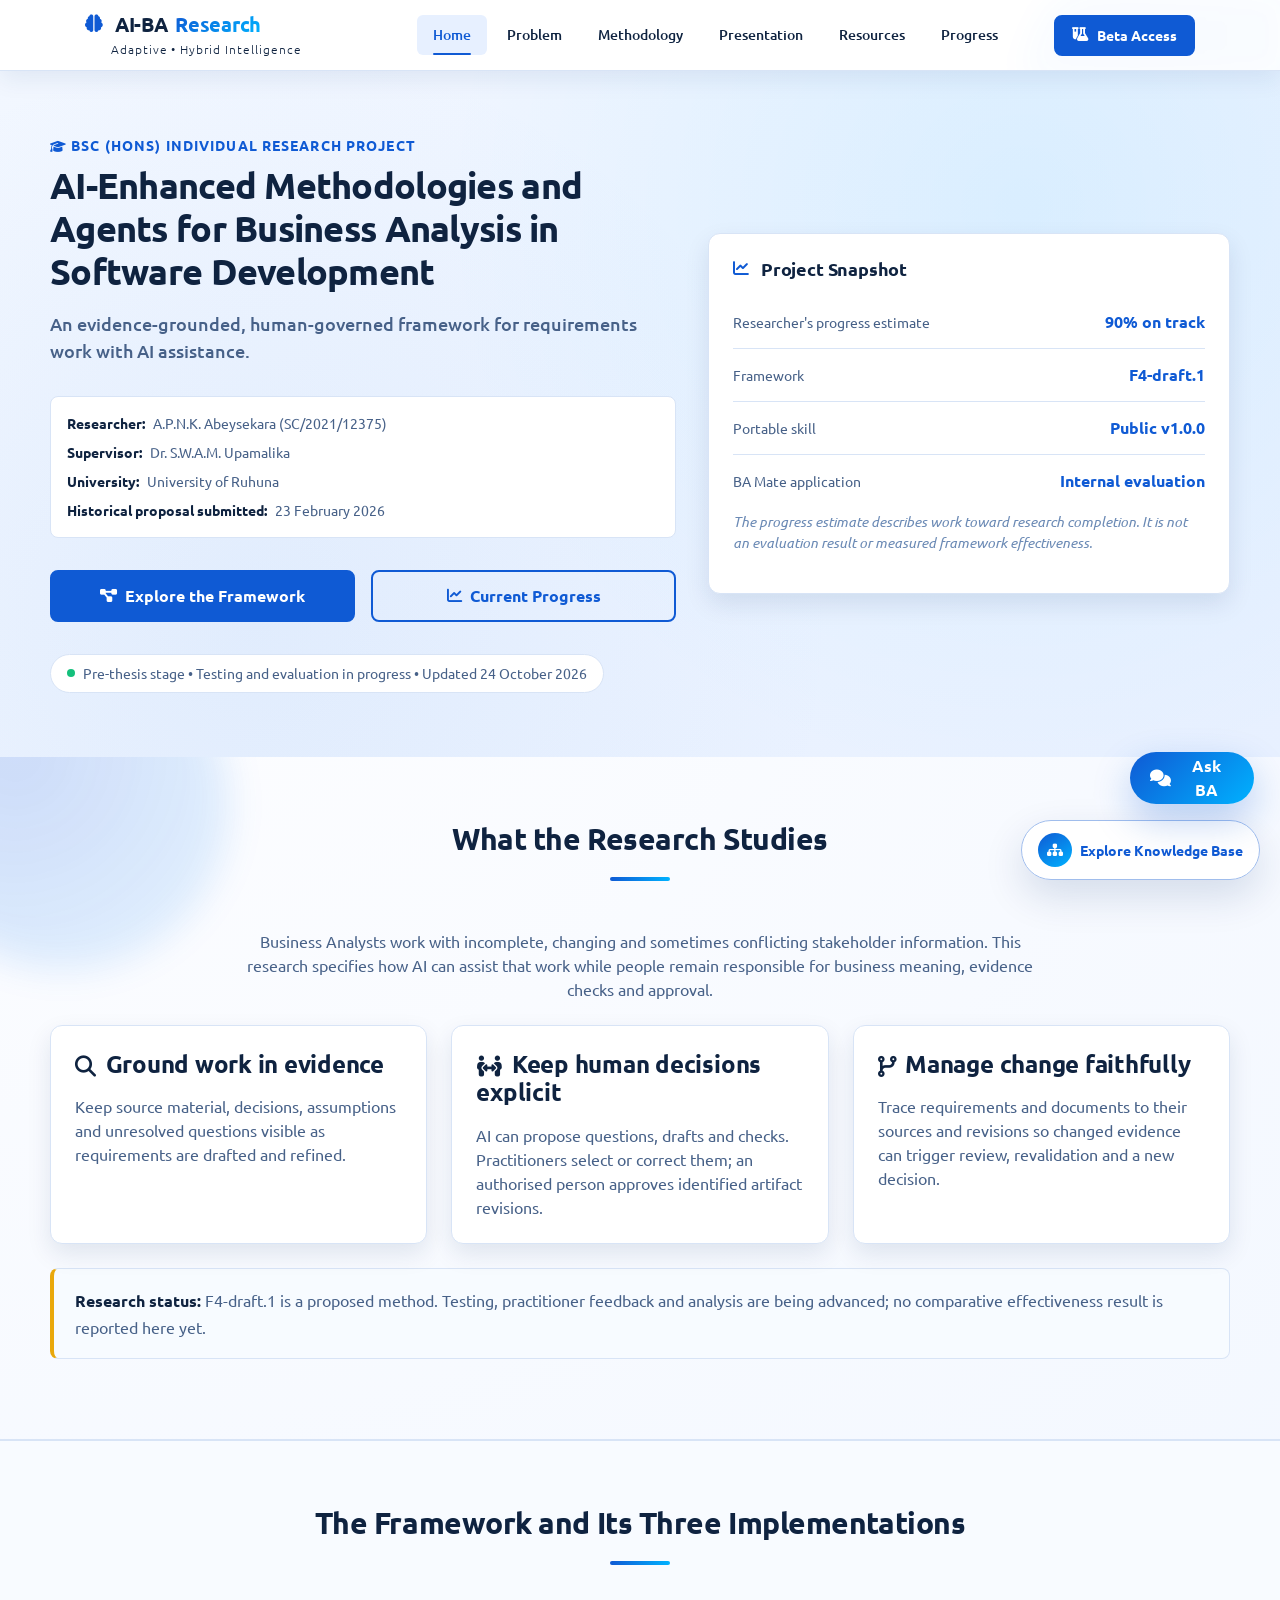
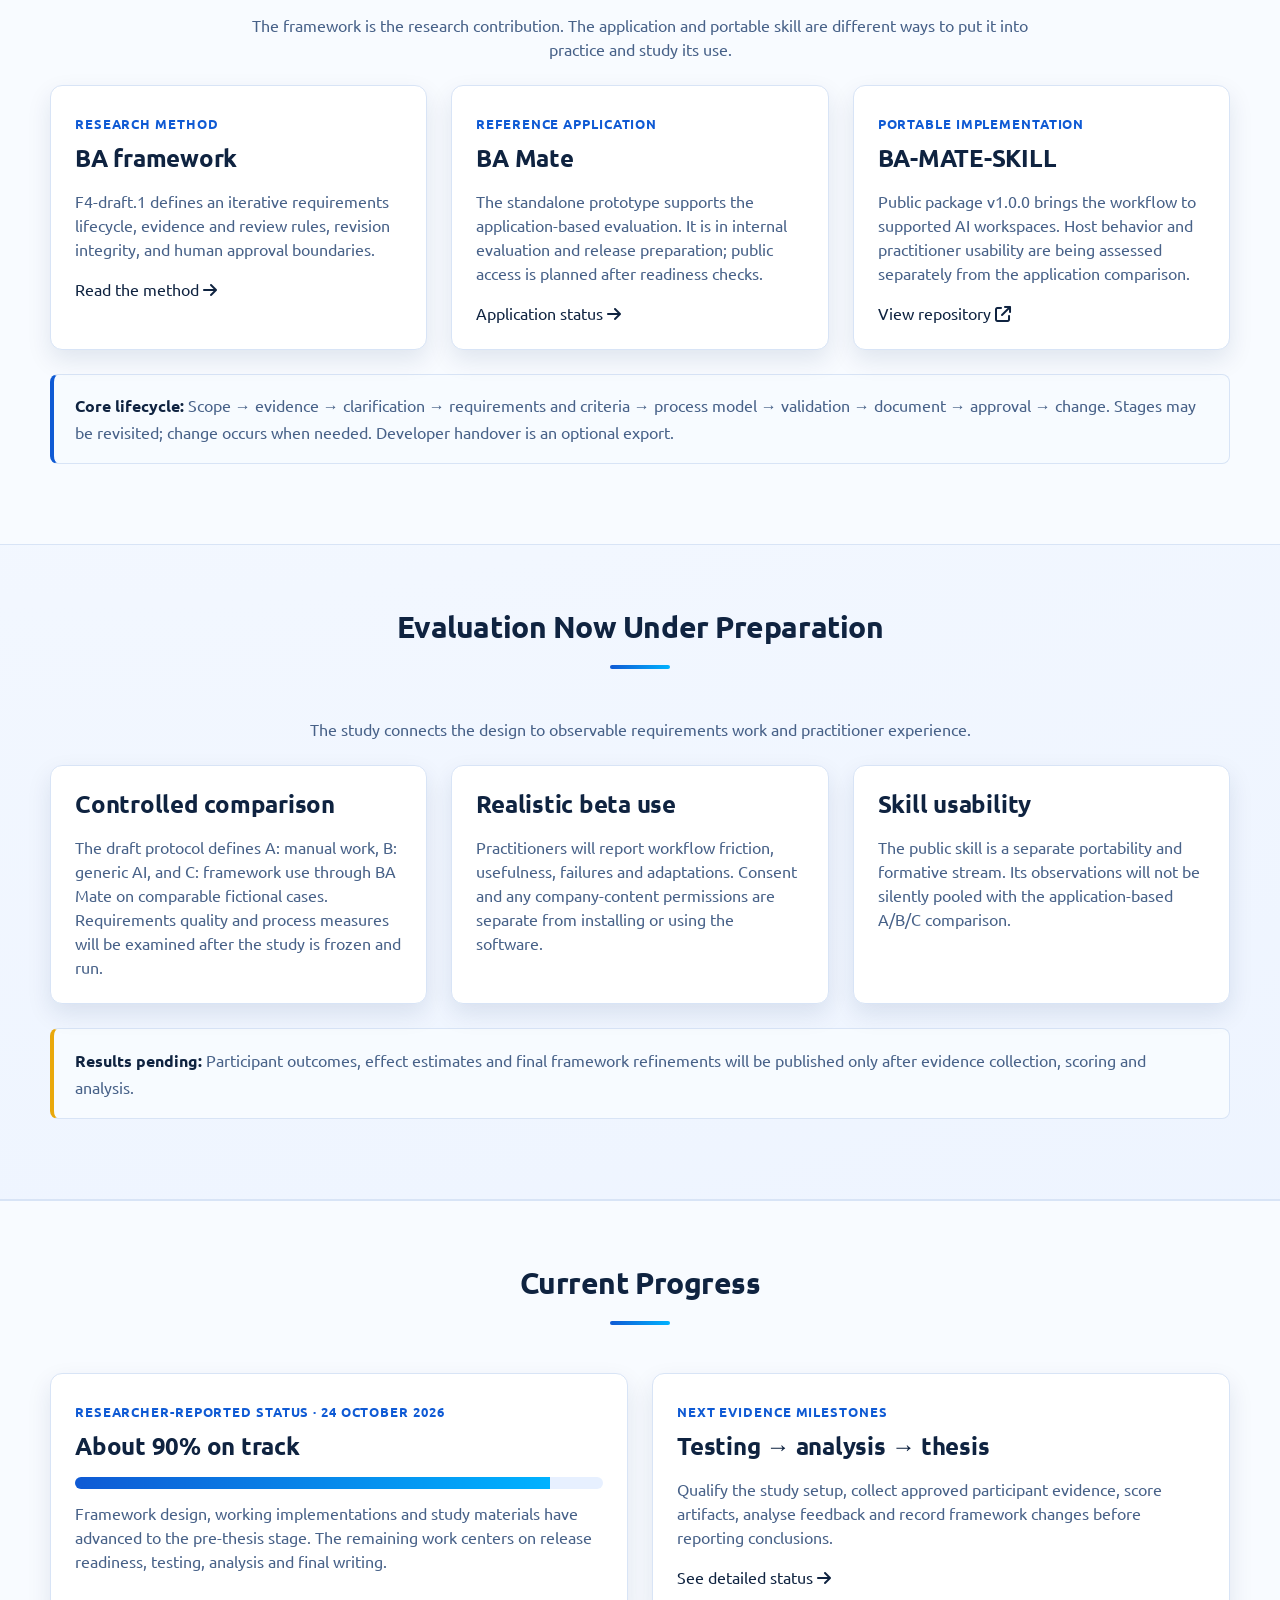
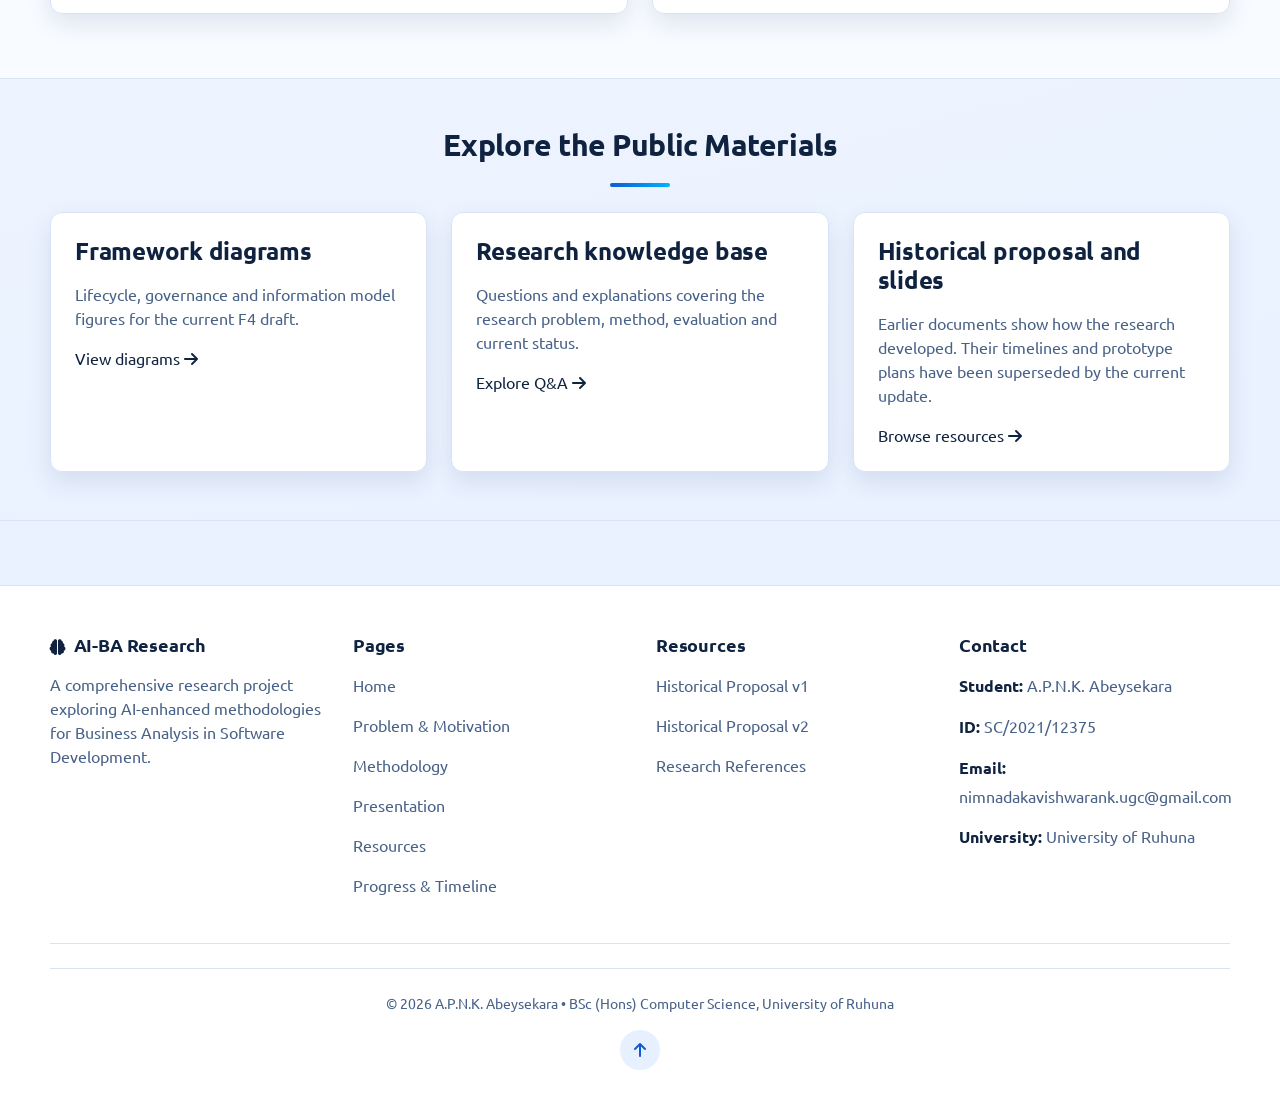
<file: index.html>
<!DOCTYPE html>
<html lang="en">
<head>
    <meta charset="UTF-8">
    <meta name="viewport" content="width=device-width, initial-scale=1.0">
    <title>AI-Enhanced BA Research | A.P.N.K. Abeysekara</title>
    <meta name="description" content="Current pre-thesis status of an evidence-grounded, human-governed AI framework for Business Analysis, its implementations and evaluation.">
        <link rel="icon" href="data:,">
    <!-- Preload fonts -->
    <link rel="preconnect" href="https://fonts.googleapis.com">
    <link rel="preconnect" href="https://fonts.gstatic.com" crossorigin>
    <link href="https://fonts.googleapis.com/css2?family=Ubuntu:wght@300;400;500;700&display=swap" rel="stylesheet">
    
    <!-- Font Awesome Icons -->
    <link rel="stylesheet" href="https://cdnjs.cloudflare.com/ajax/libs/font-awesome/6.5.2/css/all.min.css">
    
    <!-- Modular CSS System -->
    <link rel="stylesheet" href="css/variables.css">
    <link rel="stylesheet" href="css/base.css">
    <link rel="stylesheet" href="css/animations.css">
    <link rel="stylesheet" href="css/navbar.css">
    <link rel="stylesheet" href="css/components.css">
    <link rel="stylesheet" href="css/responsive.css">

    
    <!-- Main Application Script -->
    <link rel="stylesheet" href="css/research-update.css">

    <script type="module" src="js/main.js" defer></script>
</head>
<body class="home-page">
    <div class="bg-shape bg-shape-1" aria-hidden="true"></div>
    <div class="bg-shape bg-shape-2" aria-hidden="true"></div>

    <nav class="navbar at-top" id="top">
        <div class="nav-container container">
            <div class="logo" aria-label="Website logo">
                <h2><i class="fa-solid fa-brain"></i> AI-BA<span>Research</span></h2>
                <p class="tagline">Adaptive • Hybrid Intelligence</p>
            </div>

            <button class="menu-toggle" id="menu-toggle" aria-label="Open navigation menu" aria-expanded="false" aria-controls="nav-links">
                <span></span>
                <span></span>
                <span></span>
            </button>

            <ul class="nav-links" id="nav-links">
                <li><a href="index.html">Home</a></li>
                <li><a href="problem.html">Problem</a></li>
                <li><a href="methodology.html">Methodology</a></li>
                <li><a href="presentation.html">Presentation</a></li>
                <li><a href="resources.html">Resources</a></li>
                <li><a href="progress.html">Progress</a></li>
                <li class="mobile-only">
                    <a href="beta.html">Beta Access</a>
                </li>
            </ul>

            <div class="nav-actions">
                <a href="beta.html" class="btn btn-primary">
                    <i class="fa-solid fa-flask-vial"></i> Beta Access
                </a>
            </div>
        </div>
    </nav>

    <header class="hero hero-short" id="home">
        <div class="hero-content container reveal">
            <div class="hero-text">
                <p class="kicker"><i class="fa-solid fa-graduation-cap"></i> BSc (Hons) Individual Research Project</p>
                <h1>AI-Enhanced Methodologies and Agents for Business Analysis in Software Development</h1>
                <p class="subtitle">An evidence-grounded, human-governed framework for requirements work with AI assistance.</p>
                <div class="meta">
                    <p><strong>Researcher:</strong> A.P.N.K. Abeysekara (SC/2021/12375)</p>
                    <p><strong>Supervisor:</strong> Dr. S.W.A.M. Upamalika</p>
                    <p><strong>University:</strong> University of Ruhuna</p>
                    <p><strong>Historical proposal submitted:</strong> 23 February 2026</p>
                </div>
                <div class="hero-buttons">
                    <a href="methodology.html" class="btn btn-primary"><i class="fa-solid fa-diagram-project"></i> Explore the Framework</a>
                    <a href="progress.html" class="btn btn-secondary"><i class="fa-solid fa-chart-line"></i> Current Progress</a>
                </div>
                <div class="status-pill"><span class="dot"></span> Pre-thesis stage • Testing and evaluation in progress • Updated 24 October 2026</div>
            </div>
            <aside class="hero-panel reveal">
                <h3><i class="fa-solid fa-chart-line"></i> Project Snapshot</h3>
                <ul>
                    <li><span>Researcher's progress estimate</span><strong>90% on track</strong></li>
                    <li><span>Framework</span><strong>F4-draft.1</strong></li>
                    <li><span>Portable skill</span><strong>Public v1.0.0</strong></li>
                    <li><span>BA Mate application</span><strong>Internal evaluation</strong></li>
                </ul>
                <p class="small-note">The progress estimate describes work toward research completion. It is not an evaluation result or measured framework effectiveness.</p>
            </aside>
        </div>
    </header>

    <section id="overview" class="section">
        <div class="container reveal">
            <h2 class="section-title">What the Research Studies</h2>
            <p class="section-intro">Business Analysts work with incomplete, changing and sometimes conflicting stakeholder information. This research specifies how AI can assist that work while people remain responsible for business meaning, evidence checks and approval.</p>
            <div class="grid-3">
                <div class="card"><h3><i class="fa-solid fa-magnifying-glass"></i> Ground work in evidence</h3><p>Keep source material, decisions, assumptions and unresolved questions visible as requirements are drafted and refined.</p></div>
                <div class="card"><h3><i class="fa-solid fa-people-arrows"></i> Keep human decisions explicit</h3><p>AI can propose questions, drafts and checks. Practitioners select or correct them; an authorised person approves identified artifact revisions.</p></div>
                <div class="card"><h3><i class="fa-solid fa-code-branch"></i> Manage change faithfully</h3><p>Trace requirements and documents to their sources and revisions so changed evidence can trigger review, revalidation and a new decision.</p></div>
            </div>
            <p class="research-note warning" style="margin-top:1.5rem"><strong>Research status:</strong> F4-draft.1 is a proposed method. Testing, practitioner feedback and analysis are being advanced; no comparative effectiveness result is reported here yet.</p>
        </div>
    </section>

    <section id="framework" class="section bg-light">
        <div class="container reveal">
            <h2 class="section-title">The Framework and Its Three Implementations</h2>
            <p class="section-intro">The framework is the research contribution. The application and portable skill are different ways to put it into practice and study its use.</p>
            <div class="grid-3">
                <div class="card"><span class="eyebrow">Research method</span><h3>BA framework</h3><p>F4-draft.1 defines an iterative requirements lifecycle, evidence and review rules, revision integrity, and human approval boundaries.</p><a href="methodology.html">Read the method <i class="fa-solid fa-arrow-right"></i></a></div>
                <div class="card"><span class="eyebrow">Reference application</span><h3>BA Mate</h3><p>The standalone prototype supports the application-based evaluation. It is in internal evaluation and release preparation; public access is planned after readiness checks.</p><a href="beta.html">Application status <i class="fa-solid fa-arrow-right"></i></a></div>
                <div class="card"><span class="eyebrow">Portable implementation</span><h3>BA-MATE-SKILL</h3><p>Public package v1.0.0 brings the workflow to supported AI workspaces. Host behavior and practitioner usability are being assessed separately from the application comparison.</p><a href="https://github.com/NimnadaUGC/BA-MATE-SKILL" target="_blank" rel="noopener noreferrer">View repository <i class="fa-solid fa-arrow-up-right-from-square"></i></a></div>
            </div>
            <p class="research-note" style="margin-top:1.5rem"><strong>Core lifecycle:</strong> Scope → evidence → clarification → requirements and criteria → process model → validation → document → approval → change. Stages may be revisited; change occurs when needed. Developer handover is an optional export.</p>
        </div>
    </section>

    <section id="evaluation" class="section">
        <div class="container reveal">
            <h2 class="section-title">Evaluation Now Under Preparation</h2>
            <p class="section-intro">The study connects the design to observable requirements work and practitioner experience.</p>
            <div class="grid-3">
                <div class="card"><h3>Controlled comparison</h3><p>The draft protocol defines A: manual work, B: generic AI, and C: framework use through BA Mate on comparable fictional cases. Requirements quality and process measures will be examined after the study is frozen and run.</p></div>
                <div class="card"><h3>Realistic beta use</h3><p>Practitioners will report workflow friction, usefulness, failures and adaptations. Consent and any company-content permissions are separate from installing or using the software.</p></div>
                <div class="card"><h3>Skill usability</h3><p>The public skill is a separate portability and formative stream. Its observations will not be silently pooled with the application-based A/B/C comparison.</p></div>
            </div>
            <p class="research-note warning" style="margin-top:1.5rem"><strong>Results pending:</strong> Participant outcomes, effect estimates and final framework refinements will be published only after evidence collection, scoring and analysis.</p>
        </div>
    </section>

    <section id="progress" class="section bg-light">
        <div class="container reveal">
            <h2 class="section-title">Current Progress</h2>
            <div class="grid-2">
                <div class="card"><span class="eyebrow">Researcher-reported status · 24 October 2026</span><h3>About 90% on track</h3><div class="progress-track" role="img" aria-label="Researcher's estimate: 90 percent on track"><span></span></div><p>Framework design, working implementations and study materials have advanced to the pre-thesis stage. The remaining work centers on release readiness, testing, analysis and final writing.</p></div>
                <div class="card"><span class="eyebrow">Next evidence milestones</span><h3>Testing → analysis → thesis</h3><p>Qualify the study setup, collect approved participant evidence, score artifacts, analyse feedback and record framework changes before reporting conclusions.</p><a href="progress.html">See detailed status <i class="fa-solid fa-arrow-right"></i></a></div>
            </div>
        </div>
    </section>

    <section id="documents" class="section">
        <div class="container reveal">
            <h2 class="section-title">Explore the Public Materials</h2>
            <div class="grid-3">
                <div class="card"><h3>Framework diagrams</h3><p>Lifecycle, governance and information model figures for the current F4 draft.</p><a href="methodology.html#diagrams">View diagrams <i class="fa-solid fa-arrow-right"></i></a></div>
                <div class="card"><h3>Research knowledge base</h3><p>Questions and explanations covering the research problem, method, evaluation and current status.</p><a href="knowledge-base.html">Explore Q&amp;A <i class="fa-solid fa-arrow-right"></i></a></div>
                <div class="card"><h3>Historical proposal and slides</h3><p>Earlier documents show how the research developed. Their timelines and prototype plans have been superseded by the current update.</p><a href="resources.html">Browse resources <i class="fa-solid fa-arrow-right"></i></a></div>
            </div>
        </div>
    </section>

    <footer>
        <div class="container">
            <div class="footer-content">
                <div class="footer-section">
                    <h3><i class="fa-solid fa-brain"></i> AI-BA Research</h3>
                    <p>A comprehensive research project exploring AI-enhanced methodologies for Business Analysis in Software Development.</p>
                </div>

                <div class="footer-section">
                    <h3>Pages</h3>
                    <ul>
                        <li><a href="index.html">Home</a></li>
                        <li><a href="problem.html">Problem & Motivation</a></li>
                        <li><a href="methodology.html">Methodology</a></li>
                        <li><a href="presentation.html">Presentation</a></li>
                        <li><a href="resources.html">Resources</a></li>
                        <li><a href="progress.html">Progress & Timeline</a></li>
                    </ul>
                </div>

                <div class="footer-section">
                    <h3>Resources</h3>
                    <ul>
                        <li><a href="assets/Research Proposal/Final Year Research Proposal v1.pdf" target="_blank" rel="noopener noreferrer">Historical Proposal v1</a></li>
                        <li><a href="assets/Research Proposal/Final Year Research Proposal v2.pdf" target="_blank" rel="noopener noreferrer">Historical Proposal v2</a></li>
                        <li><a href="resources.html">Research References</a></li>
                    </ul>
                </div>

                <div class="footer-section">
                    <h3>Contact</h3>
                    <ul>
                        <li><strong>Student:</strong> A.P.N.K. Abeysekara</li>
                        <li><strong>ID:</strong> SC/2021/12375</li>
                        <li><strong>Email:</strong> <a href="mailto:nimnadakavishwarank.ugc@gmail.com">nimnadakavishwarank.ugc@gmail.com</a></li>
                        <li><strong>University:</strong> University of Ruhuna</li>
                    </ul>
                </div>
            </div>

            <div class="footer-divider"></div>

            <div class="footer-bottom">
                <p>&copy; <span id="year"></span> A.P.N.K. Abeysekara • BSc (Hons) Computer Science, University of Ruhuna</p>
                <div class="footer-socials">
                    <a href="#top" title="Back to top" aria-label="Back to top">
                        <i class="fa-solid fa-arrow-up"></i>
                    </a>
                </div>
            </div>
        </div>
    </footer>

    <script src="js/pages/footer-year.js" defer></script>
</body>
</html>
</file>
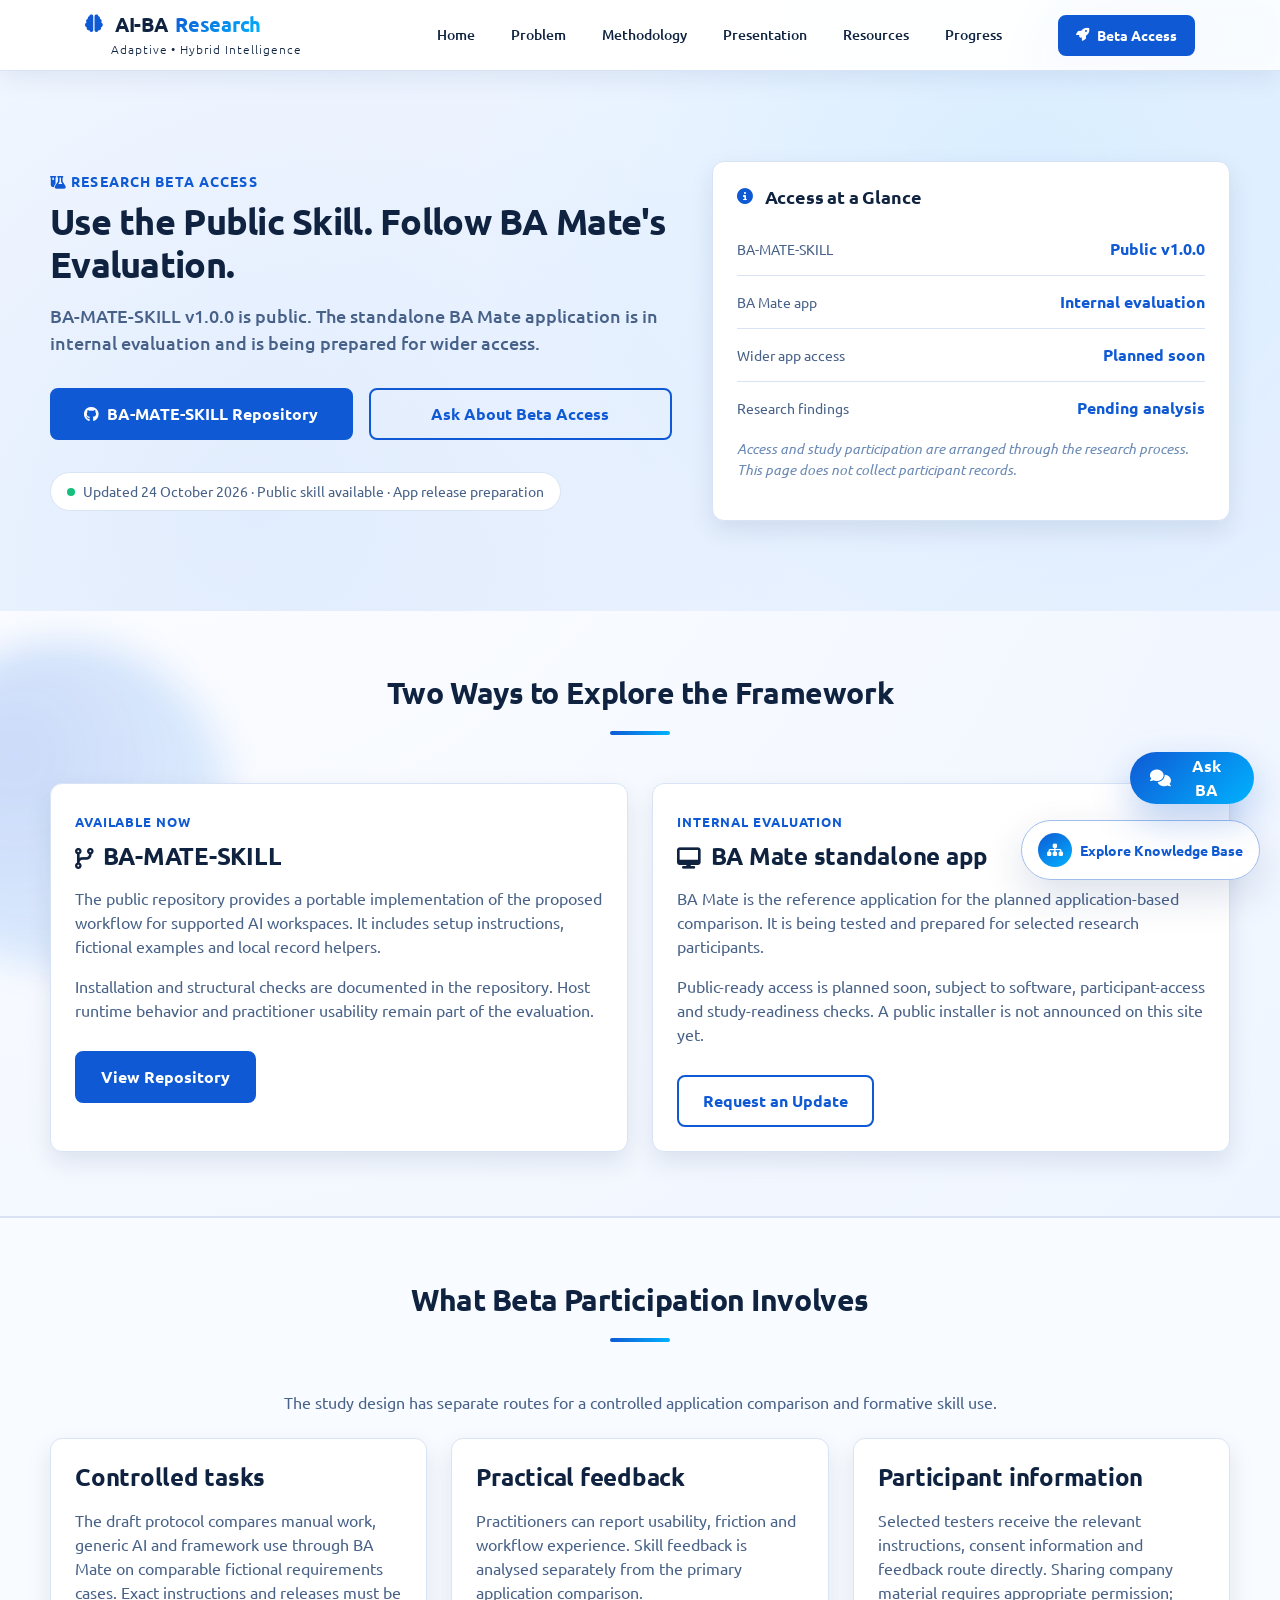
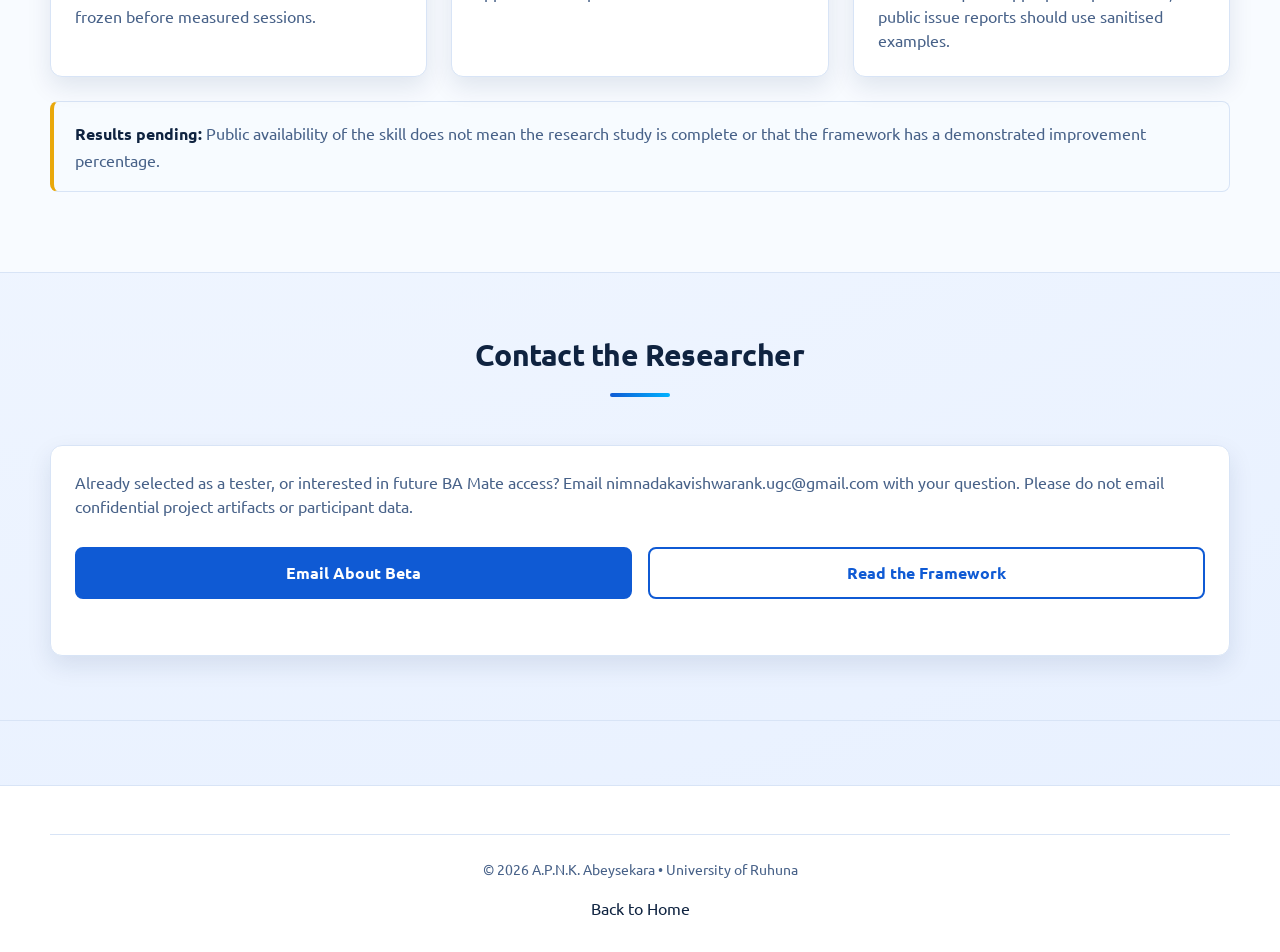
<file: beta.html>
<!DOCTYPE html>
<html lang="en">
<head>
    <meta charset="UTF-8">
    <meta name="viewport" content="width=device-width, initial-scale=1.0">
    <title>BA Mate Research Beta | Access Status</title>
    <link rel="icon" href="data:,">
    <meta name="description" content="BA-MATE-SKILL public repository and current BA Mate standalone application research beta access status.">

    <link rel="preconnect" href="https://fonts.googleapis.com">
    <link rel="preconnect" href="https://fonts.gstatic.com" crossorigin>
    <link href="https://fonts.googleapis.com/css2?family=Ubuntu:wght@300;400;500;700&display=swap" rel="stylesheet">
    <link rel="stylesheet" href="https://cdnjs.cloudflare.com/ajax/libs/font-awesome/6.5.2/css/all.min.css">

    <link rel="stylesheet" href="css/variables.css">
    <link rel="stylesheet" href="css/base.css">
    <link rel="stylesheet" href="css/animations.css">
    <link rel="stylesheet" href="css/responsive.css">
    <link rel="stylesheet" href="css/navbar.css">
    <link rel="stylesheet" href="css/components.css">

    <link rel="stylesheet" href="css/research-update.css">

    <script type="module" src="js/main.js" defer></script>
</head>
<body>
    <div class="bg-shape bg-shape-1" aria-hidden="true"></div>
    <div class="bg-shape bg-shape-2" aria-hidden="true"></div>

    <nav class="navbar at-top" id="top">
        <div class="nav-container container">
            <div class="logo" aria-label="Website logo">
                <h2><i class="fa-solid fa-brain"></i> AI-BA<span>Research</span></h2>
                <p class="tagline">Adaptive • Hybrid Intelligence</p>
            </div>

            <button class="menu-toggle" id="menu-toggle" aria-label="Open navigation menu" aria-expanded="false" aria-controls="nav-links">
                <span></span>
                <span></span>
                <span></span>
            </button>

            <ul class="nav-links" id="nav-links">
                <li><a href="index.html">Home</a></li>
                <li><a href="problem.html">Problem</a></li>
                <li><a href="methodology.html">Methodology</a></li>
                <li><a href="presentation.html">Presentation</a></li>
                <li><a href="resources.html">Resources</a></li>
                <li><a href="progress.html">Progress</a></li>
                <li class="mobile-only">
                    <a href="#contact">Beta Access</a>
                </li>
            </ul>

            <div class="nav-actions">
                <a href="#contact" class="btn btn-primary">
                    <i class="fa-solid fa-rocket"></i> Beta Access
                </a>
            </div>
        </div>
    </nav>

    <header class="hero hero-short">
        <div class="hero-content container reveal">
            <div class="hero-text">
                <p class="kicker"><i class="fa-solid fa-flask-vial"></i> Research beta access</p>
                <h1>Use the Public Skill. Follow BA Mate's Evaluation.</h1>
                <p class="subtitle">BA-MATE-SKILL v1.0.0 is public. The standalone BA Mate application is in internal evaluation and is being prepared for wider access.</p>
                <div class="hero-buttons">
                    <a href="https://github.com/NimnadaUGC/BA-MATE-SKILL" target="_blank" rel="noopener noreferrer" class="btn btn-primary"><i class="fa-brands fa-github"></i> BA-MATE-SKILL Repository</a>
                    <a href="#contact" class="btn btn-secondary">Ask About Beta Access</a>
                </div>
                <div class="status-pill"><span class="dot"></span> Updated 24 October 2026 · Public skill available · App release preparation</div>
            </div>
            <aside class="hero-panel reveal">
                <h3><i class="fa-solid fa-circle-info"></i> Access at a Glance</h3>
                <ul>
                    <li><span>BA-MATE-SKILL</span><strong>Public v1.0.0</strong></li>
                    <li><span>BA Mate app</span><strong>Internal evaluation</strong></li>
                    <li><span>Wider app access</span><strong>Planned soon</strong></li>
                    <li><span>Research findings</span><strong>Pending analysis</strong></li>
                </ul>
                <p class="small-note">Access and study participation are arranged through the research process. This page does not collect participant records.</p>
            </aside>
        </div>
    </header>

    <section class="section" id="routes">
        <div class="container reveal">
            <h2 class="section-title">Two Ways to Explore the Framework</h2>
            <div class="grid-2">
                <div class="card"><span class="eyebrow">Available now</span><h3><i class="fa-solid fa-code-branch"></i> BA-MATE-SKILL</h3><p>The public repository provides a portable implementation of the proposed workflow for supported AI workspaces. It includes setup instructions, fictional examples and local record helpers.</p><p>Installation and structural checks are documented in the repository. Host runtime behavior and practitioner usability remain part of the evaluation.</p><a href="https://github.com/NimnadaUGC/BA-MATE-SKILL" target="_blank" rel="noopener noreferrer" class="btn btn-primary">View Repository</a></div>
                <div class="card"><span class="eyebrow">Internal evaluation</span><h3><i class="fa-solid fa-desktop"></i> BA Mate standalone app</h3><p>BA Mate is the reference application for the planned application-based comparison. It is being tested and prepared for selected research participants.</p><p>Public-ready access is planned soon, subject to software, participant-access and study-readiness checks. A public installer is not announced on this site yet.</p><a href="#contact" class="btn btn-secondary">Request an Update</a></div>
            </div>
        </div>
    </section>

    <section class="section bg-light" id="study">
        <div class="container reveal">
            <h2 class="section-title">What Beta Participation Involves</h2>
            <p class="section-intro">The study design has separate routes for a controlled application comparison and formative skill use.</p>
            <div class="grid-3">
                <div class="card"><h3>Controlled tasks</h3><p>The draft protocol compares manual work, generic AI and framework use through BA Mate on comparable fictional requirements cases. Exact instructions and releases must be frozen before measured sessions.</p></div>
                <div class="card"><h3>Practical feedback</h3><p>Practitioners can report usability, friction and workflow experience. Skill feedback is analysed separately from the primary application comparison.</p></div>
                <div class="card"><h3>Participant information</h3><p>Selected testers receive the relevant instructions, consent information and feedback route directly. Sharing company material requires appropriate permission; public issue reports should use sanitised examples.</p></div>
            </div>
            <p class="research-note warning" style="margin-top:1.5rem"><strong>Results pending:</strong> Public availability of the skill does not mean the research study is complete or that the framework has a demonstrated improvement percentage.</p>
        </div>
    </section>

    <section class="section" id="contact">
        <div class="container reveal">
            <h2 class="section-title">Contact the Researcher</h2>
            <div class="card">
                <p>Already selected as a tester, or interested in future BA Mate access? Email <a href="mailto:nimnadakavishwarank.ugc@gmail.com">nimnadakavishwarank.ugc@gmail.com</a> with your question. Please do not email confidential project artifacts or participant data.</p>
                <div class="hero-buttons"><a href="mailto:nimnadakavishwarank.ugc@gmail.com?subject=BA%20Mate%20Research%20Beta%20Enquiry" class="btn btn-primary">Email About Beta</a><a href="methodology.html" class="btn btn-secondary">Read the Framework</a></div>
            </div>
        </div>
    </section>

    <footer><div class="container"><div class="footer-bottom"><p>&copy; <span id="year"></span> A.P.N.K. Abeysekara • University of Ruhuna</p><a href="index.html">Back to Home</a></div></div></footer>
    <script src="js/pages/footer-year.js" defer></script>
</body>
</html>
</file>
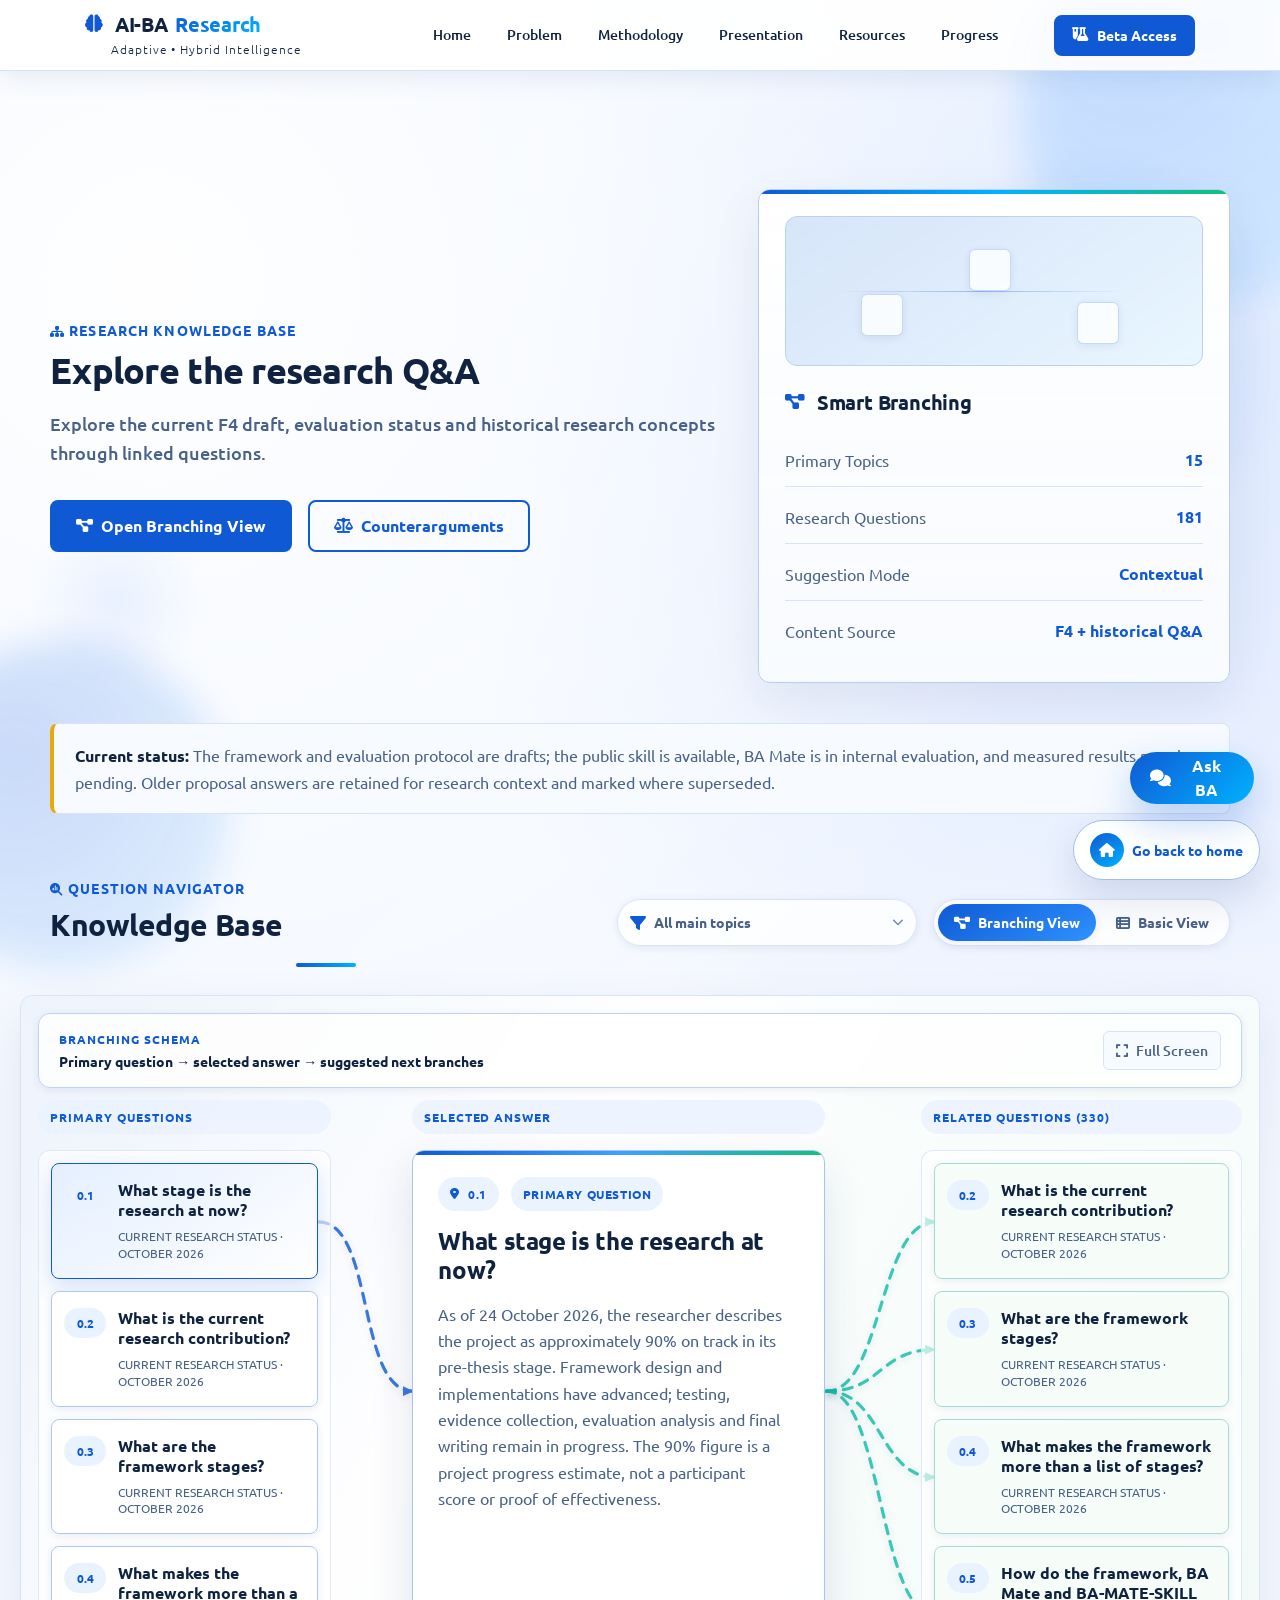
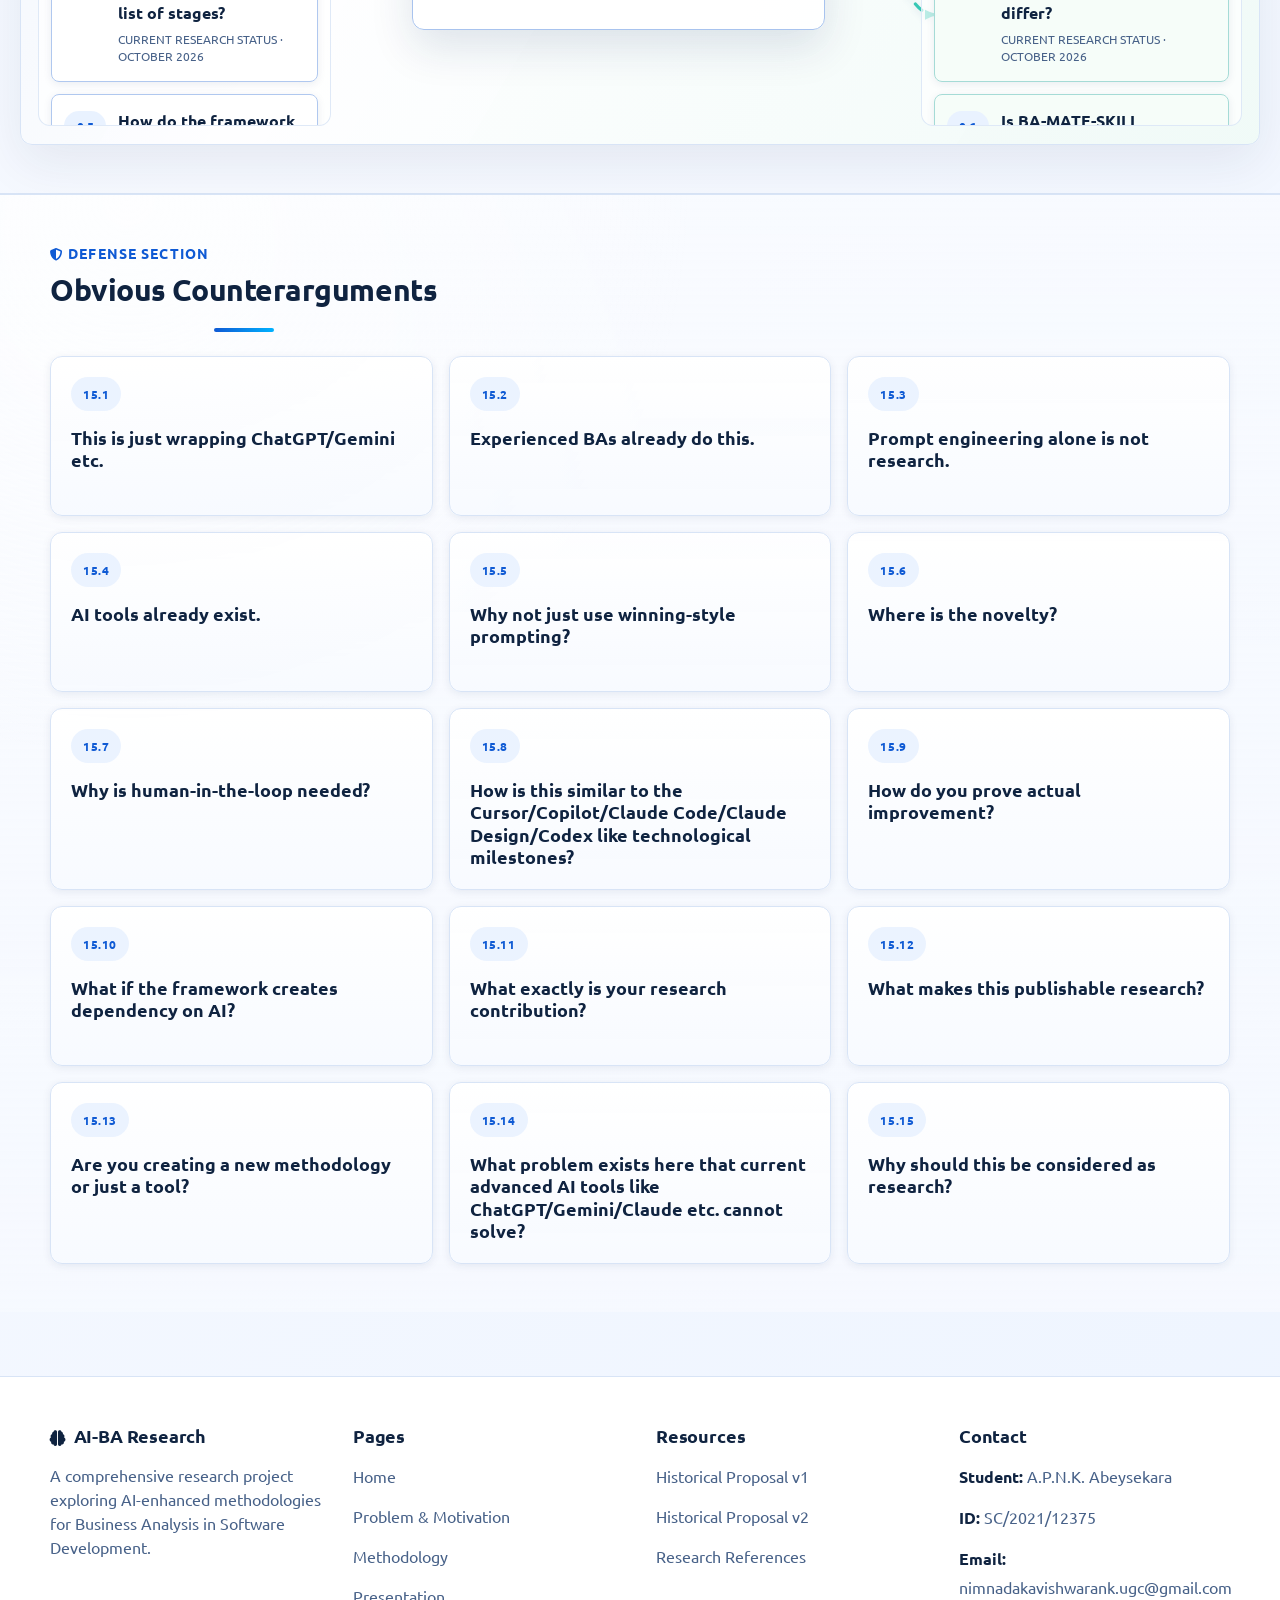
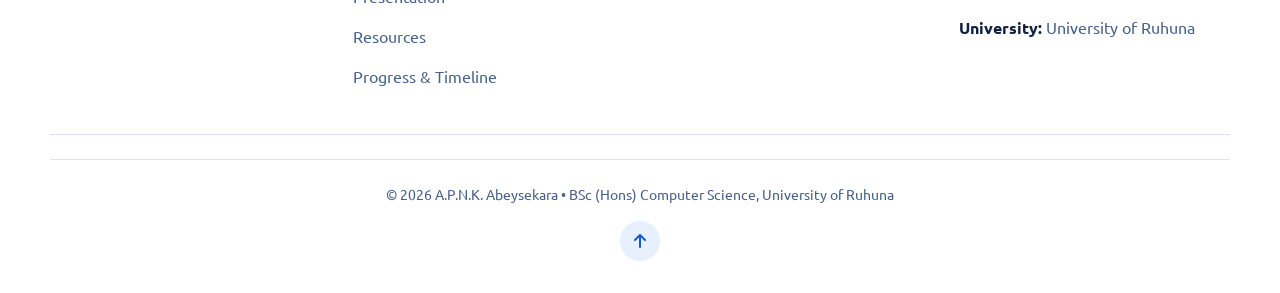
<file: knowledge-base.html>
<!DOCTYPE html>
<html lang="en">
<head>
    <meta charset="UTF-8">
    <meta name="viewport" content="width=device-width, initial-scale=1.0">
    <title>Knowledge Base | AI-Enhanced BA Research</title>
    <link rel="icon" href="data:,">
    <meta name="description" content="Hierarchical research Q&A knowledge base for AI-enhanced Business Analysis, requirements engineering, methodology, evaluation, and counterarguments.">

    <link rel="preconnect" href="https://fonts.googleapis.com">
    <link rel="preconnect" href="https://fonts.gstatic.com" crossorigin>
    <link href="https://fonts.googleapis.com/css2?family=Ubuntu:wght@300;400;500;700&display=swap" rel="stylesheet">
    <link rel="stylesheet" href="https://cdnjs.cloudflare.com/ajax/libs/font-awesome/6.5.2/css/all.min.css">

    <link rel="stylesheet" href="css/variables.css">
    <link rel="stylesheet" href="css/base.css">
    <link rel="stylesheet" href="css/animations.css">
    <link rel="stylesheet" href="css/navbar.css">
    <link rel="stylesheet" href="css/components.css">
    <link rel="stylesheet" href="css/responsive.css">
    
    <!-- Knowledge Base Page Specific Styles -->
    <link rel="stylesheet" href="css/pages/kb-hero.css">
    <link rel="stylesheet" href="css/pages/kb-workspace.css">
    <link rel="stylesheet" href="css/pages/kb-responsive.css">
    <link rel="stylesheet" href="css/chatbot.css">

    <link rel="stylesheet" href="css/research-update.css">

    <script type="module" src="js/main.js" defer></script>
    <script type="module" src="js/pages/knowledge-base.js" defer></script>
</head>
<body class="knowledge-page">
    <div class="bg-shape bg-shape-1" aria-hidden="true"></div>
    <div class="bg-shape bg-shape-2" aria-hidden="true"></div>

    <nav class="navbar at-top" id="top">
        <div class="nav-container container">
            <div class="logo" aria-label="Website logo">
                <h2><i class="fa-solid fa-brain"></i> AI-BA<span>Research</span></h2>
                <p class="tagline">Adaptive • Hybrid Intelligence</p>
            </div>

            <button class="menu-toggle" id="menu-toggle" aria-label="Open navigation menu" aria-expanded="false" aria-controls="nav-links">
                <span></span><span></span><span></span>
            </button>

            <ul class="nav-links" id="nav-links">
                <li><a href="index.html">Home</a></li>
                <li><a href="problem.html">Problem</a></li>
                <li><a href="methodology.html">Methodology</a></li>
                <li><a href="presentation.html">Presentation</a></li>
                <li><a href="resources.html">Resources</a></li>
                <li><a href="progress.html">Progress</a></li>
                <li class="mobile-only"><a href="beta.html">Beta Access</a></li>
            </ul>

            <div class="nav-actions">
                <a href="beta.html" class="btn btn-primary">
                    <i class="fa-solid fa-flask-vial"></i> Beta Access
                </a>
            </div>
        </div>
    </nav>

    <header class="kb-hero" id="knowledge-start">
        <div class="container kb-hero-grid reveal">
            <div class="kb-hero-copy">
                <p class="kicker"><i class="fa-solid fa-sitemap"></i> Research Knowledge Base</p>
                <h1>Explore the research Q&amp;A</h1>
                <p class="subtitle">Explore the current F4 draft, evaluation status and historical research concepts through linked questions.</p>
                <div class="kb-hero-actions">
                    <a href="#knowledge-app" class="btn btn-primary"><i class="fa-solid fa-diagram-project"></i> Open Branching View</a>
                    <a href="#counterarguments" class="btn btn-secondary"><i class="fa-solid fa-scale-balanced"></i> Counterarguments</a>
                </div>
            </div>

            <aside class="kb-intel-panel" aria-label="Knowledge base summary">
                <div class="kb-orbit" aria-hidden="true">
                    <span></span><span></span><span></span>
                </div>
                <h3><i class="fa-solid fa-diagram-project"></i> Smart Branching</h3>
                <ul>
                    <li><span>Primary Topics</span><strong id="kb-topic-count">15</strong></li>
                    <li><span>Research Questions</span><strong id="kb-question-count">199</strong></li>
                    <li><span>Suggestion Mode</span><strong>Contextual</strong></li>
                    <li><span>Content Source</span><strong>F4 + historical Q&amp;A</strong></li>
                </ul>
            </aside>
        </div>
    </header>

    <div class="container"><p class="research-note warning"><strong>Current status:</strong> The framework and evaluation protocol are drafts; the public skill is available, BA Mate is in internal evaluation, and measured results remain pending. Older proposal answers are retained for research context and marked where superseded.</p></div>

    <main>
        <section class="section kb-workspace" id="knowledge-app">
            <div class="container wide reveal">
                <div class="kb-toolbar">
                    <div>
                        <p class="kicker"><i class="fa-solid fa-magnifying-glass-chart"></i> Question Navigator</p>
                        <h2 class="section-title">Knowledge Base</h2>
                    </div>
                    <div class="kb-topic-filter" id="kb-topic-filter">
                        <i class="fa-solid fa-filter" aria-hidden="true"></i>
                        <button class="kb-topic-filter-toggle" id="kb-topic-filter-toggle" type="button" aria-haspopup="listbox" aria-expanded="false">
                            <span id="kb-topic-filter-label">All main topics</span>
                            <i class="fa-solid fa-chevron-down" aria-hidden="true"></i>
                        </button>
                        <div class="kb-topic-filter-menu" id="kb-topic-filter-menu" role="listbox" hidden></div>
                    </div>
                    <div class="kb-view-toggle" aria-label="Knowledge Base view mode">
                        <button class="active" type="button" data-view="map"><i class="fa-solid fa-diagram-project"></i> Branching View</button>
                        <button type="button" data-view="basic"><i class="fa-solid fa-table-list"></i> Basic View</button>
                    </div>
                </div>

                <div class="kb-map-view" id="kb-map-view">
                    <div class="kb-map-shell">
                        <div class="kb-map-shell-head">
                            <div>
                                <span>Branching Schema</span>
                                <strong>Primary question → selected answer → suggested next branches</strong>
                            </div>
                            <button class="kb-small-btn" id="kb-map-fullscreen" type="button"><i class="fa-solid fa-expand"></i> Full Screen</button>
                        </div>
                        <svg class="kb-map-lines" id="kb-map-lines" aria-hidden="true"></svg>
                        <div class="kb-map-column kb-map-primary">
                            <div class="kb-map-label">Primary questions</div>
                            <div class="kb-map-nodes" id="kb-map-primary"></div>
                        </div>
                        <div class="kb-map-column kb-map-focus">
                            <div class="kb-map-label">Selected answer</div>
                            <article class="kb-map-answer" id="kb-map-answer"></article>
                        </div>
                        <div class="kb-map-column kb-map-next">
                            <div class="kb-map-label">Related questions</div>
                            <div class="kb-map-nodes" id="kb-map-next"></div>
                        </div>
                    </div>
                </div>

                <div class="kb-layout is-hidden" id="kb-basic-view">
                    <aside class="kb-sidebar" aria-label="Primary question tree">
                        <div class="kb-sidebar-head">
                            <h3>Question Tree</h3>
                            <button class="kb-small-btn" id="kb-fullscreen" type="button"><i class="fa-solid fa-expand"></i> Full Screen</button>
                        </div>
                        <div class="kb-section-list" id="kb-section-list"></div>
                    </aside>

                    <section class="kb-answer-stage" aria-live="polite">
                        <div class="kb-branch-strip" id="kb-branch-strip"></div>
                        <article class="kb-answer-card" id="kb-answer-card"></article>
                        <div class="kb-suggestions" id="kb-suggestions"></div>
                    </section>
                </div>

                <div class="kb-mobile-answer-modal" id="kb-mobile-answer-modal" hidden aria-hidden="true">
                    <div class="kb-mobile-answer-backdrop" data-mobile-answer-close></div>
                    <article class="kb-mobile-answer-dialog" role="dialog" aria-modal="true" aria-labelledby="kb-mobile-answer-title">
                        <button class="kb-mobile-answer-close" type="button" data-mobile-answer-close aria-label="Close selected answer">
                            <i class="fa-solid fa-xmark"></i>
                        </button>
                        <div class="kb-mobile-answer-body" id="kb-mobile-answer-body"></div>
                    </article>
                </div>
            </div>
        </section>

        <section class="section bg-light" id="counterarguments">
            <div class="container reveal">
                <div class="kb-counter-head">
                    <div>
                        <p class="kicker"><i class="fa-solid fa-shield-halved"></i> Defense Section</p>
                        <h2 class="section-title">Obvious Counterarguments</h2>
                    </div>
                </div>
                <div class="kb-counter-grid" id="kb-counter-grid"></div>
            </div>
        </section>
    </main>

    <div class="kb-counter-modal" id="kb-counter-modal" hidden aria-hidden="true">
        <div class="kb-counter-modal-backdrop" data-counter-close></div>
        <article class="kb-counter-dialog" role="dialog" aria-modal="true" aria-labelledby="kb-counter-modal-title">
            <button class="kb-counter-close" type="button" data-counter-close aria-label="Close counterargument">
                <i class="fa-solid fa-xmark"></i>
            </button>
            <div class="kb-counter-dialog-body" id="kb-counter-dialog-body"></div>
            <div class="kb-counter-dialog-nav">
                <button type="button" class="prev-btn" id="kb-counter-prev">
                    <i class="fa-solid fa-arrow-left"></i> Previous
                </button>
                <span id="kb-counter-position"></span>
                <button type="button" class="next-btn" id="kb-counter-next">
                    Next <i class="fa-solid fa-arrow-right"></i>
                </button>
            </div>
        </article>
    </div>

    <footer>
        <div class="container">
            <div class="footer-content">
                <div class="footer-section">
                    <h3><i class="fa-solid fa-brain"></i> AI-BA Research</h3>
                    <p>A comprehensive research project exploring AI-enhanced methodologies for Business Analysis in Software Development.</p>
                </div>

                <div class="footer-section">
                    <h3>Pages</h3>
                    <ul>
                        <li><a href="index.html">Home</a></li>
                        <li><a href="problem.html">Problem & Motivation</a></li>
                        <li><a href="methodology.html">Methodology</a></li>
                        <li><a href="presentation.html">Presentation</a></li>
                        <li><a href="resources.html">Resources</a></li>
                        <li><a href="progress.html">Progress & Timeline</a></li>
                    </ul>
                </div>

                <div class="footer-section">
                    <h3>Resources</h3>
                    <ul>
                        <li><a href="assets/Research Proposal/Final Year Research Proposal v1.pdf" target="_blank" rel="noopener noreferrer">Historical Proposal v1</a></li>
                        <li><a href="assets/Research Proposal/Final Year Research Proposal v2.pdf" target="_blank" rel="noopener noreferrer">Historical Proposal v2</a></li>
                        <li><a href="resources.html">Research References</a></li>
                    </ul>
                </div>

                <div class="footer-section">
                    <h3>Contact</h3>
                    <ul>
                        <li><strong>Student:</strong> A.P.N.K. Abeysekara</li>
                        <li><strong>ID:</strong> SC/2021/12375</li>
                        <li><strong>Email:</strong> <a href="mailto:nimnadakavishwarank.ugc@gmail.com">nimnadakavishwarank.ugc@gmail.com</a></li>
                        <li><strong>University:</strong> University of Ruhuna</li>
                    </ul>
                </div>
            </div>

            <div class="footer-divider"></div>

            <div class="footer-bottom">
                <p>&copy; <span id="year"></span> A.P.N.K. Abeysekara • BSc (Hons) Computer Science, University of Ruhuna</p>
                <div class="footer-socials">
                    <a href="#top" title="Back to top" aria-label="Back to top">
                        <i class="fa-solid fa-arrow-up"></i>
                    </a>
                </div>
            </div>
        </div>
    </footer>

    <script src="js/pages/footer-year.js" defer></script>
</body>
</html>
</file>
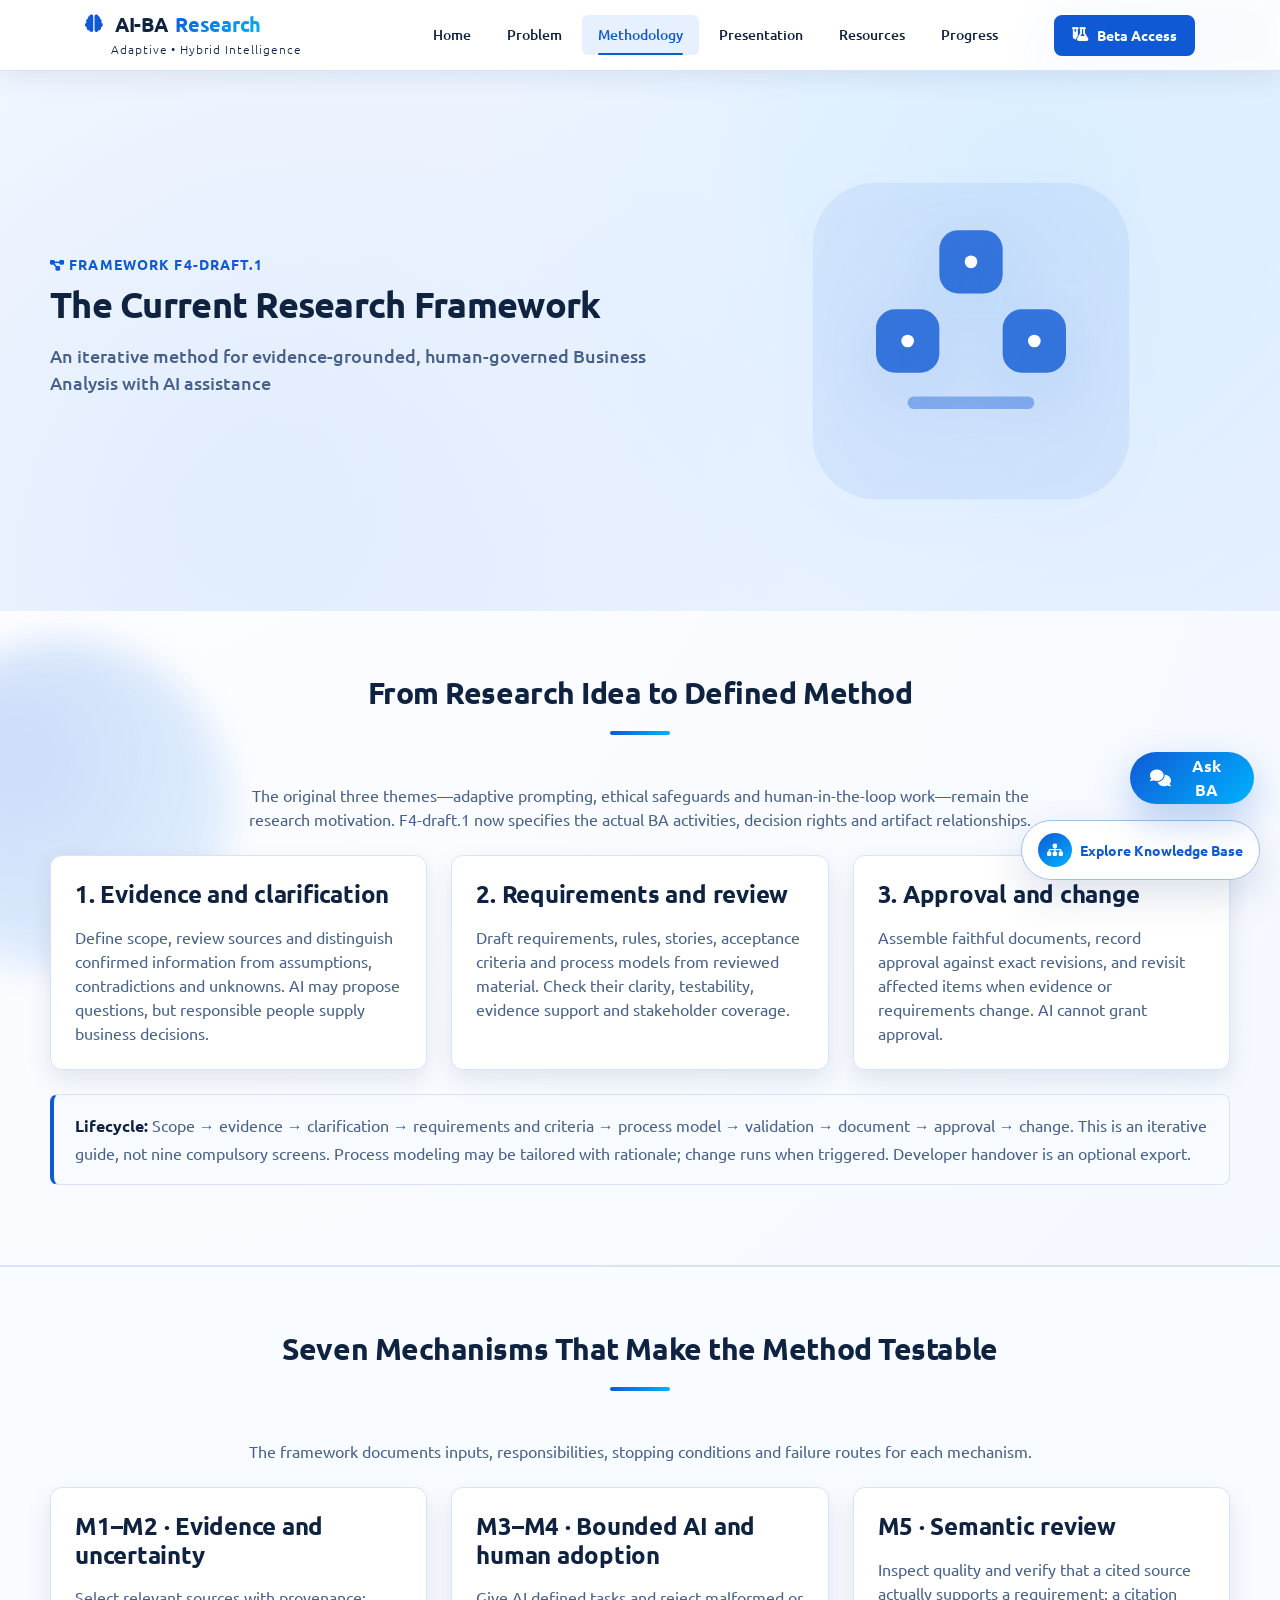
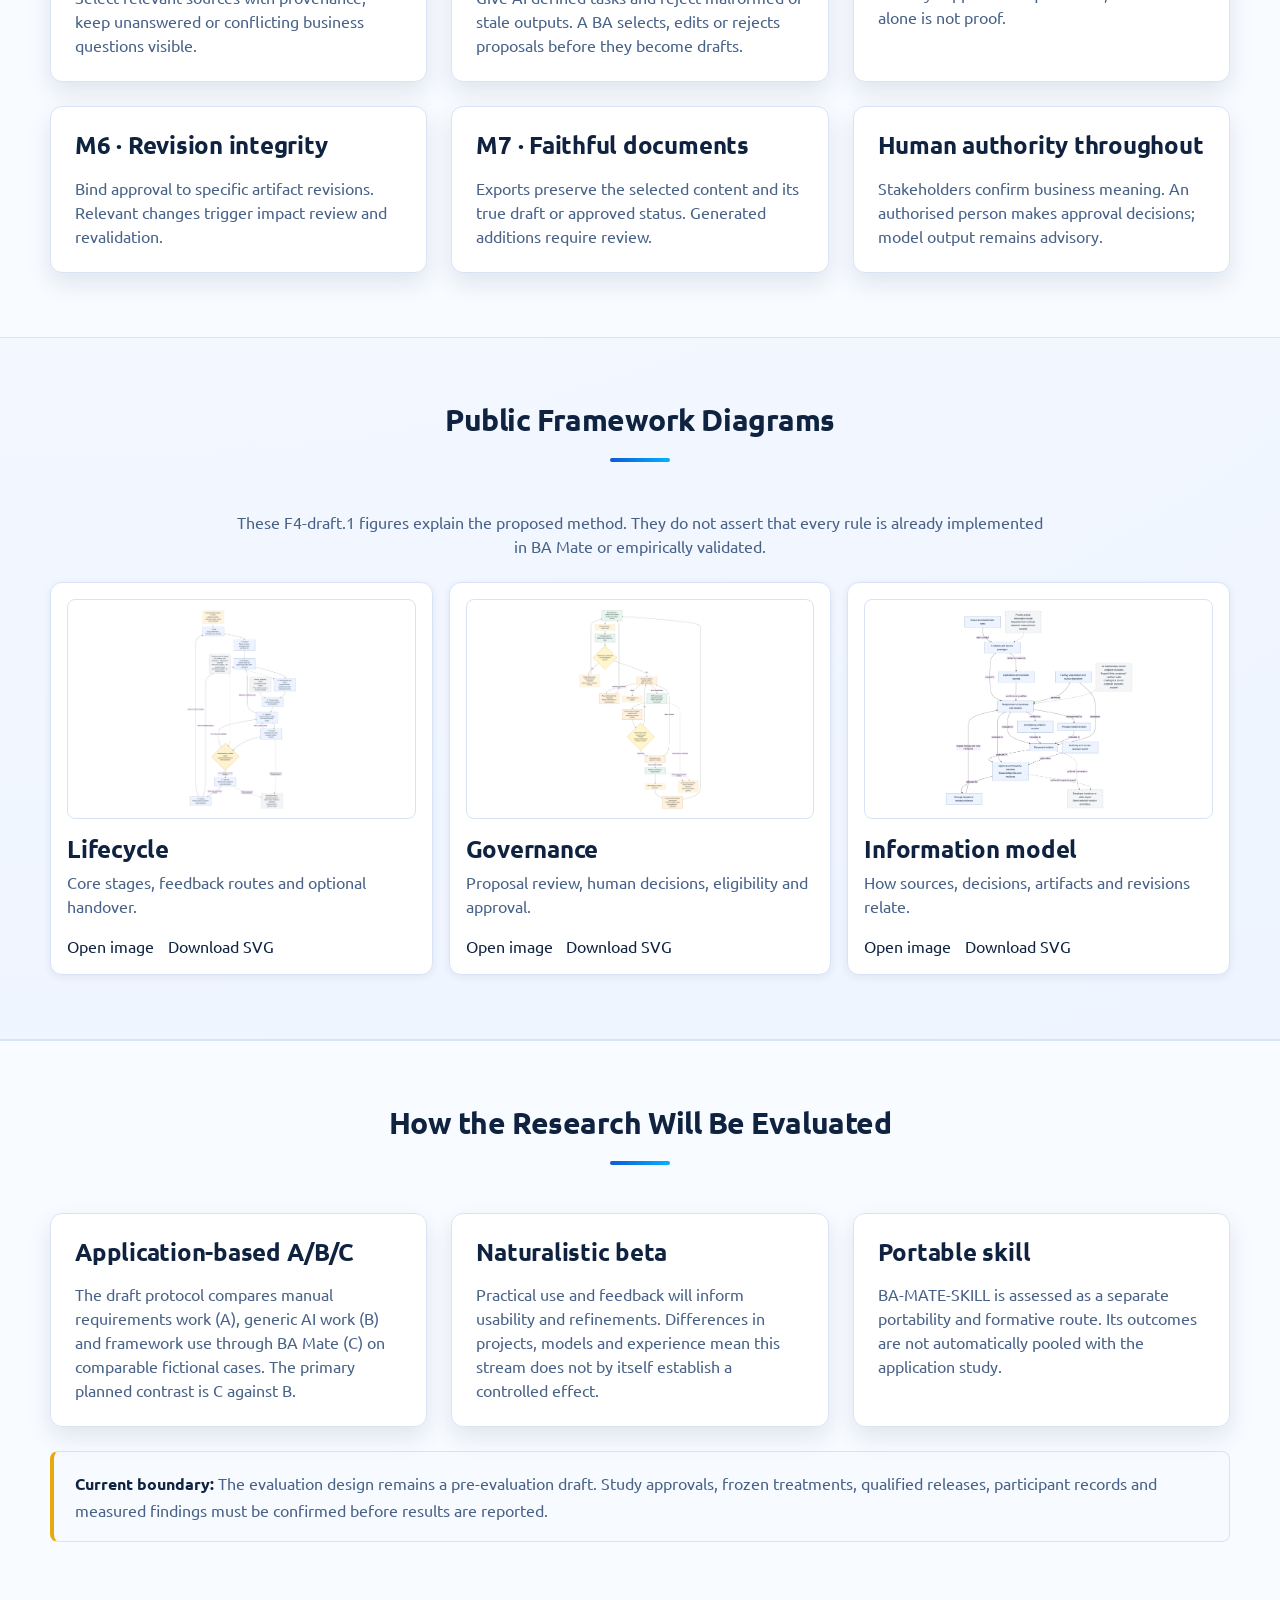
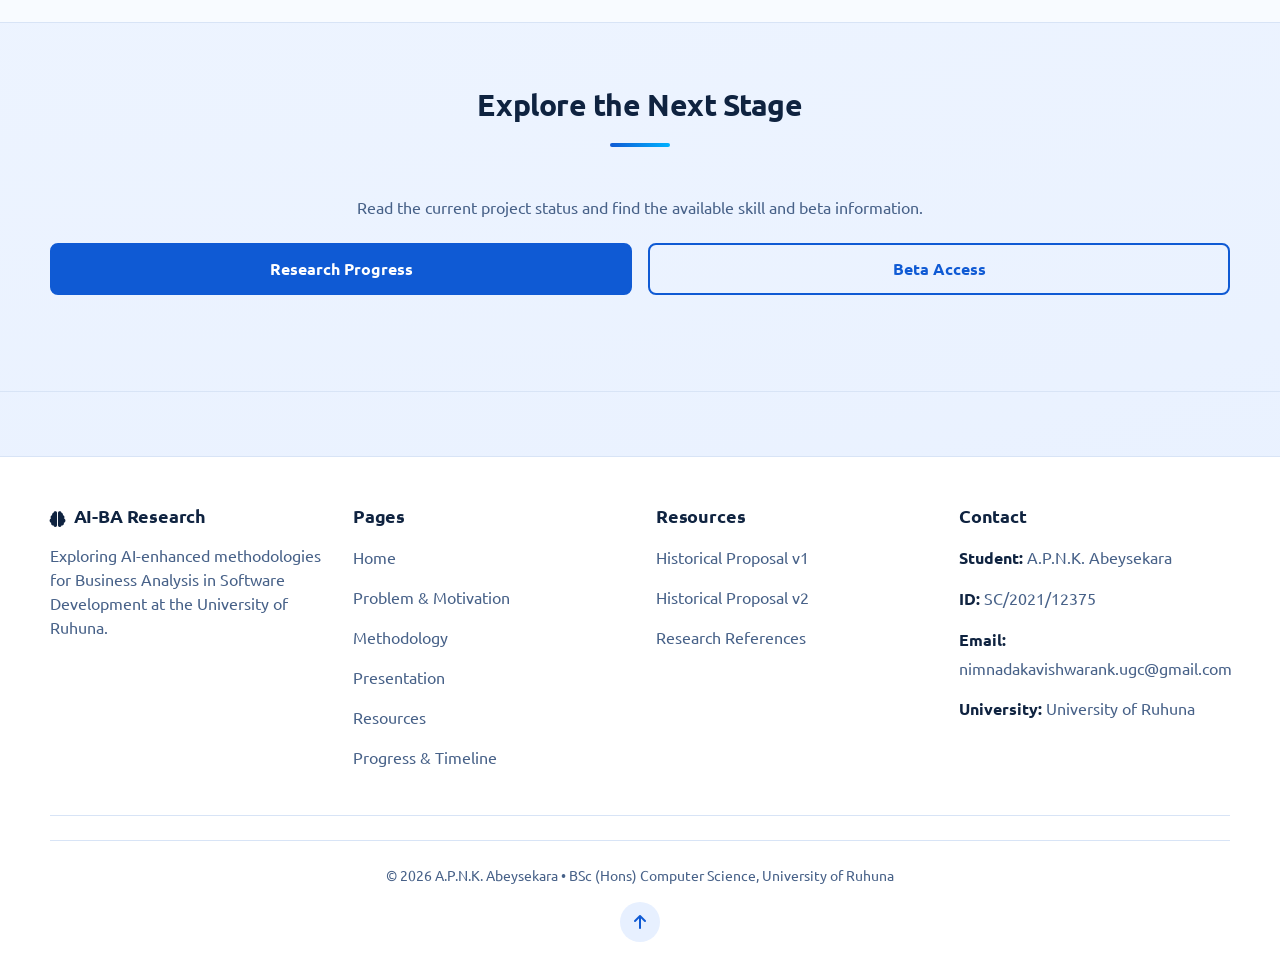
<file: methodology.html>
<!DOCTYPE html>
<html lang="en">
<head>
    <meta charset="UTF-8">
    <meta name="viewport" content="width=device-width, initial-scale=1.0">
    <title>Methodology & Approach | AI-Enhanced BA Research</title>
    <link rel="icon" href="data:,">
    <meta name="description" content="Current F4-draft.1 Business Analysis framework, lifecycle, governance diagrams and evaluation design.">
    
    <link rel="preconnect" href="https://fonts.googleapis.com">
    <link rel="preconnect" href="https://fonts.gstatic.com" crossorigin>
    <link href="https://fonts.googleapis.com/css2?family=Ubuntu:wght@300;400;500;700&display=swap" rel="stylesheet">
    <link rel="stylesheet" href="https://cdnjs.cloudflare.com/ajax/libs/font-awesome/6.5.2/css/all.min.css">
    
    <link rel="stylesheet" href="css/variables.css">
    <link rel="stylesheet" href="css/base.css">
    <link rel="stylesheet" href="css/animations.css">
    <link rel="stylesheet" href="css/responsive.css">
    <link rel="stylesheet" href="css/navbar.css">
    <link rel="stylesheet" href="css/components.css">
    
    <link rel="stylesheet" href="css/research-update.css">

    <script type="module" src="js/main.js" defer></script>
</head>
<body>
    <div class="bg-shape bg-shape-1" aria-hidden="true"></div>
    <div class="bg-shape bg-shape-2" aria-hidden="true"></div>

    <nav class="navbar at-top" id="top">
        <div class="nav-container container">
            <div class="logo" aria-label="Website logo">
                <h2><i class="fa-solid fa-brain"></i> AI-BA<span>Research</span></h2>
                <p class="tagline">Adaptive • Hybrid Intelligence</p>
            </div>

            <button class="menu-toggle" id="menu-toggle" aria-label="Open navigation menu" aria-expanded="false" aria-controls="nav-links">
                <span></span><span></span><span></span>
            </button>

            <ul class="nav-links" id="nav-links">
                <li><a href="index.html">Home</a></li>
                <li><a href="problem.html">Problem</a></li>
                <li><a href="methodology.html" class="active">Methodology</a></li>
                <li><a href="presentation.html">Presentation</a></li>
                <li><a href="resources.html">Resources</a></li>
                <li><a href="progress.html">Progress</a></li>
                <li class="mobile-only">
                    <a href="beta.html">Beta Access</a>
                </li>
            </ul>

            <div class="nav-actions">
                <a href="beta.html" class="btn btn-primary">
                    <i class="fa-solid fa-flask-vial"></i> Beta Access
                </a>
            </div>
        </div>
    </nav>

    <header class="hero hero-short">
        <div class="hero-content container reveal">
            <div class="hero-text">
                <p class="kicker"><i class="fa-solid fa-diagram-project"></i> Framework F4-draft.1</p>
                <h1>The Current Research Framework</h1>
                <p class="subtitle">An iterative method for evidence-grounded, human-governed Business Analysis with AI assistance</p>
            </div>

            <div class="hero-graphic">
                <svg viewBox="0 0 240 240" fill="none" xmlns="http://www.w3.org/2000/svg">
                    <!-- Rounded Rectangle Base -->
                    <rect x="20" y="20" width="200" height="200" rx="40" fill="url(#grad1)" opacity="0.08"/>
                    
                    <!-- Process Line -->
                    <path d="M40 120 L80 120 L120 70 L160 120 L200 120" stroke="url(#grad2)" stroke-width="3" stroke-linecap="round" stroke-linejoin="round" fill="none" class="svg-draw" pathLength="100"/>
                    
                    <!-- Steps (Rounded Rects) -->
                    <rect x="60" y="100" width="40" height="40" rx="12" fill="url(#grad2)" opacity="0.8" class="svg-fade-in" style="transform-origin: 80px 120px;"/>
                    <rect x="60" y="100" width="40" height="40" rx="12" stroke="#00b2ff" stroke-width="2" fill="none" class="svg-draw" pathLength="100"/>
                    
                    <rect x="100" y="50" width="40" height="40" rx="12" fill="url(#grad2)" opacity="0.8" class="svg-fade-in-delayed" style="transform-origin: 120px 70px;"/>
                    <rect x="100" y="50" width="40" height="40" rx="12" stroke="#00b2ff" stroke-width="2" fill="none" class="svg-draw-delayed" pathLength="100"/>
                    
                    <rect x="140" y="100" width="40" height="40" rx="12" fill="url(#grad2)" opacity="0.8" class="svg-fade-in-delayed-2" style="transform-origin: 160px 120px;"/>
                    <rect x="140" y="100" width="40" height="40" rx="12" stroke="#00b2ff" stroke-width="2" fill="none" class="svg-draw-delayed-2" pathLength="100"/>

                    <!-- Inner dots representing data moving -->
                    <circle cx="80" cy="120" r="4" fill="#fff" class="svg-fade-in" style="transform-origin: 80px 120px;"/>
                    <circle cx="120" cy="70" r="4" fill="#fff" class="svg-fade-in-delayed" style="transform-origin: 120px 70px;"/>
                    <circle cx="160" cy="120" r="4" fill="#fff" class="svg-fade-in-delayed-2" style="transform-origin: 160px 120px;"/>
                    
                    <!-- Connector pulses -->
                    <rect x="80" y="155" width="80" height="8" rx="4" fill="url(#grad2)" opacity="0.4" class="svg-fade-in-delayed-2" style="transform-origin: 120px 159px;"/>

                    <defs>
                        <linearGradient id="grad1" x1="0" y1="0" x2="240" y2="240">
                            <stop stop-color="#0f5ad4"/><stop offset="1" stop-color="#00b2ff"/>
                        </linearGradient>
                        <linearGradient id="grad2" x1="20" y1="20" x2="220" y2="220">
                            <stop stop-color="#0f5ad4"/><stop offset="1" stop-color="#0645b7"/>
                        </linearGradient>
                    </defs>
                </svg>
            </div>
        </div>
    </header>

    <section class="section">
        <div class="container reveal">
            <h2 class="section-title">From Research Idea to Defined Method</h2>
            <p class="section-intro">The original three themes—adaptive prompting, ethical safeguards and human-in-the-loop work—remain the research motivation. F4-draft.1 now specifies the actual BA activities, decision rights and artifact relationships.</p>
            <div class="grid-3">
                <div class="card"><h3>1. Evidence and clarification</h3><p>Define scope, review sources and distinguish confirmed information from assumptions, contradictions and unknowns. AI may propose questions, but responsible people supply business decisions.</p></div>
                <div class="card"><h3>2. Requirements and review</h3><p>Draft requirements, rules, stories, acceptance criteria and process models from reviewed material. Check their clarity, testability, evidence support and stakeholder coverage.</p></div>
                <div class="card"><h3>3. Approval and change</h3><p>Assemble faithful documents, record approval against exact revisions, and revisit affected items when evidence or requirements change. AI cannot grant approval.</p></div>
            </div>
            <p class="research-note" style="margin-top:1.5rem"><strong>Lifecycle:</strong> Scope → evidence → clarification → requirements and criteria → process model → validation → document → approval → change. This is an iterative guide, not nine compulsory screens. Process modeling may be tailored with rationale; change runs when triggered. Developer handover is an optional export.</p>
        </div>
    </section>

    <section class="section bg-light">
        <div class="container reveal">
            <h2 class="section-title">Seven Mechanisms That Make the Method Testable</h2>
            <p class="section-intro">The framework documents inputs, responsibilities, stopping conditions and failure routes for each mechanism.</p>
            <div class="grid-3">
                <div class="card"><h3>M1–M2 · Evidence and uncertainty</h3><p>Select relevant sources with provenance; keep unanswered or conflicting business questions visible.</p></div>
                <div class="card"><h3>M3–M4 · Bounded AI and human adoption</h3><p>Give AI defined tasks and reject malformed or stale outputs. A BA selects, edits or rejects proposals before they become drafts.</p></div>
                <div class="card"><h3>M5 · Semantic review</h3><p>Inspect quality and verify that a cited source actually supports a requirement; a citation alone is not proof.</p></div>
                <div class="card"><h3>M6 · Revision integrity</h3><p>Bind approval to specific artifact revisions. Relevant changes trigger impact review and revalidation.</p></div>
                <div class="card"><h3>M7 · Faithful documents</h3><p>Exports preserve the selected content and its true draft or approved status. Generated additions require review.</p></div>
                <div class="card"><h3>Human authority throughout</h3><p>Stakeholders confirm business meaning. An authorised person makes approval decisions; model output remains advisory.</p></div>
            </div>
        </div>
    </section>

    <section class="section" id="diagrams">
        <div class="container reveal">
            <h2 class="section-title">Public Framework Diagrams</h2>
            <p class="section-intro">These F4-draft.1 figures explain the proposed method. They do not assert that every rule is already implemented in BA Mate or empirically validated.</p>
            <div class="diagram-grid">
                <article class="diagram-card"><a class="diagram-preview" href="assets/framework/lifecycle-v4.png" target="_blank" rel="noopener noreferrer"><img src="assets/framework/lifecycle-v4.png" alt="F4 lifecycle from scope and evidence through approval and change" loading="lazy"></a><h3>Lifecycle</h3><p>Core stages, feedback routes and optional handover.</p><div class="diagram-links"><a href="assets/framework/lifecycle-v4.png" target="_blank" rel="noopener noreferrer">Open image</a><a href="assets/framework/lifecycle-v4.svg" download>Download SVG</a></div></article>
                <article class="diagram-card"><a class="diagram-preview" href="assets/framework/governance-v4.png" target="_blank" rel="noopener noreferrer"><img src="assets/framework/governance-v4.png" alt="F4 governance diagram showing AI proposals, human adoption, approval and revision" loading="lazy"></a><h3>Governance</h3><p>Proposal review, human decisions, eligibility and approval.</p><div class="diagram-links"><a href="assets/framework/governance-v4.png" target="_blank" rel="noopener noreferrer">Open image</a><a href="assets/framework/governance-v4.svg" download>Download SVG</a></div></article>
                <article class="diagram-card"><a class="diagram-preview" href="assets/framework/information-model-v4.png" target="_blank" rel="noopener noreferrer"><img src="assets/framework/information-model-v4.png" alt="F4 information model connecting evidence, decisions, requirements, documents and baselines" loading="lazy"></a><h3>Information model</h3><p>How sources, decisions, artifacts and revisions relate.</p><div class="diagram-links"><a href="assets/framework/information-model-v4.png" target="_blank" rel="noopener noreferrer">Open image</a><a href="assets/framework/information-model-v4.svg" download>Download SVG</a></div></article>
            </div>
        </div>
    </section>

    <section class="section bg-light" id="evaluation">
        <div class="container reveal">
            <h2 class="section-title">How the Research Will Be Evaluated</h2>
            <div class="grid-3">
                <div class="card"><h3>Application-based A/B/C</h3><p>The draft protocol compares manual requirements work (A), generic AI work (B) and framework use through BA Mate (C) on comparable fictional cases. The primary planned contrast is C against B.</p></div>
                <div class="card"><h3>Naturalistic beta</h3><p>Practical use and feedback will inform usability and refinements. Differences in projects, models and experience mean this stream does not by itself establish a controlled effect.</p></div>
                <div class="card"><h3>Portable skill</h3><p>BA-MATE-SKILL is assessed as a separate portability and formative route. Its outcomes are not automatically pooled with the application study.</p></div>
            </div>
            <p class="research-note warning" style="margin-top:1.5rem"><strong>Current boundary:</strong> The evaluation design remains a pre-evaluation draft. Study approvals, frozen treatments, qualified releases, participant records and measured findings must be confirmed before results are reported.</p>
        </div>
    </section>

    <section class="section">
        <div class="container reveal text-center"><h2 class="section-title">Explore the Next Stage</h2><p class="section-intro">Read the current project status and find the available skill and beta information.</p><div class="hero-buttons" style="justify-content:center"><a href="progress.html" class="btn btn-primary">Research Progress</a><a href="beta.html" class="btn btn-secondary">Beta Access</a></div></div>
    </section>

    <footer>
        <div class="container">
            <div class="footer-content">
                <div class="footer-section">
                    <h3><i class="fa-solid fa-brain"></i> AI-BA Research</h3>
                    <p>Exploring AI-enhanced methodologies for Business Analysis in Software Development at the University of Ruhuna.</p>
                </div>

                <div class="footer-section">
                    <h3>Pages</h3>
                    <ul>
                        <li><a href="index.html">Home</a></li>
                        <li><a href="problem.html">Problem & Motivation</a></li>
                        <li><a href="methodology.html">Methodology</a></li>
                        <li><a href="presentation.html">Presentation</a></li>
                        <li><a href="resources.html">Resources</a></li>
                        <li><a href="progress.html">Progress & Timeline</a></li>
                    </ul>
                </div>

                <div class="footer-section">
                    <h3>Resources</h3>
                    <ul>
                        <li><a href="assets/Research Proposal/Final Year Research Proposal v1.pdf" target="_blank" rel="noopener noreferrer">Historical Proposal v1</a></li>
                        <li><a href="assets/Research Proposal/Final Year Research Proposal v2.pdf" target="_blank" rel="noopener noreferrer">Historical Proposal v2</a></li>
                        <li><a href="resources.html">Research References</a></li>
                    </ul>
                </div>

                <div class="footer-section">
                    <h3>Contact</h3>
                    <ul>
                        <li><strong>Student:</strong> A.P.N.K. Abeysekara</li>
                        <li><strong>ID:</strong> SC/2021/12375</li>
                        <li><strong>Email:</strong> <a href="mailto:nimnadakavishwarank.ugc@gmail.com">nimnadakavishwarank.ugc@gmail.com</a></li>
                        <li><strong>University:</strong> University of Ruhuna</li>
                    </ul>
                </div>
            </div>

            <div class="footer-divider"></div>

            <div class="footer-bottom">
                <p>&copy; <span id="year"></span> A.P.N.K. Abeysekara • BSc (Hons) Computer Science, University of Ruhuna</p>
                <div class="footer-socials">
                    <a href="#top" title="Back to top" aria-label="Back to top">
                        <i class="fa-solid fa-arrow-up"></i>
                    </a>
                </div>
            </div>
        </div>
    </footer>

    <script src="js/pages/footer-year.js" defer></script>
</body>
</html>
</file>
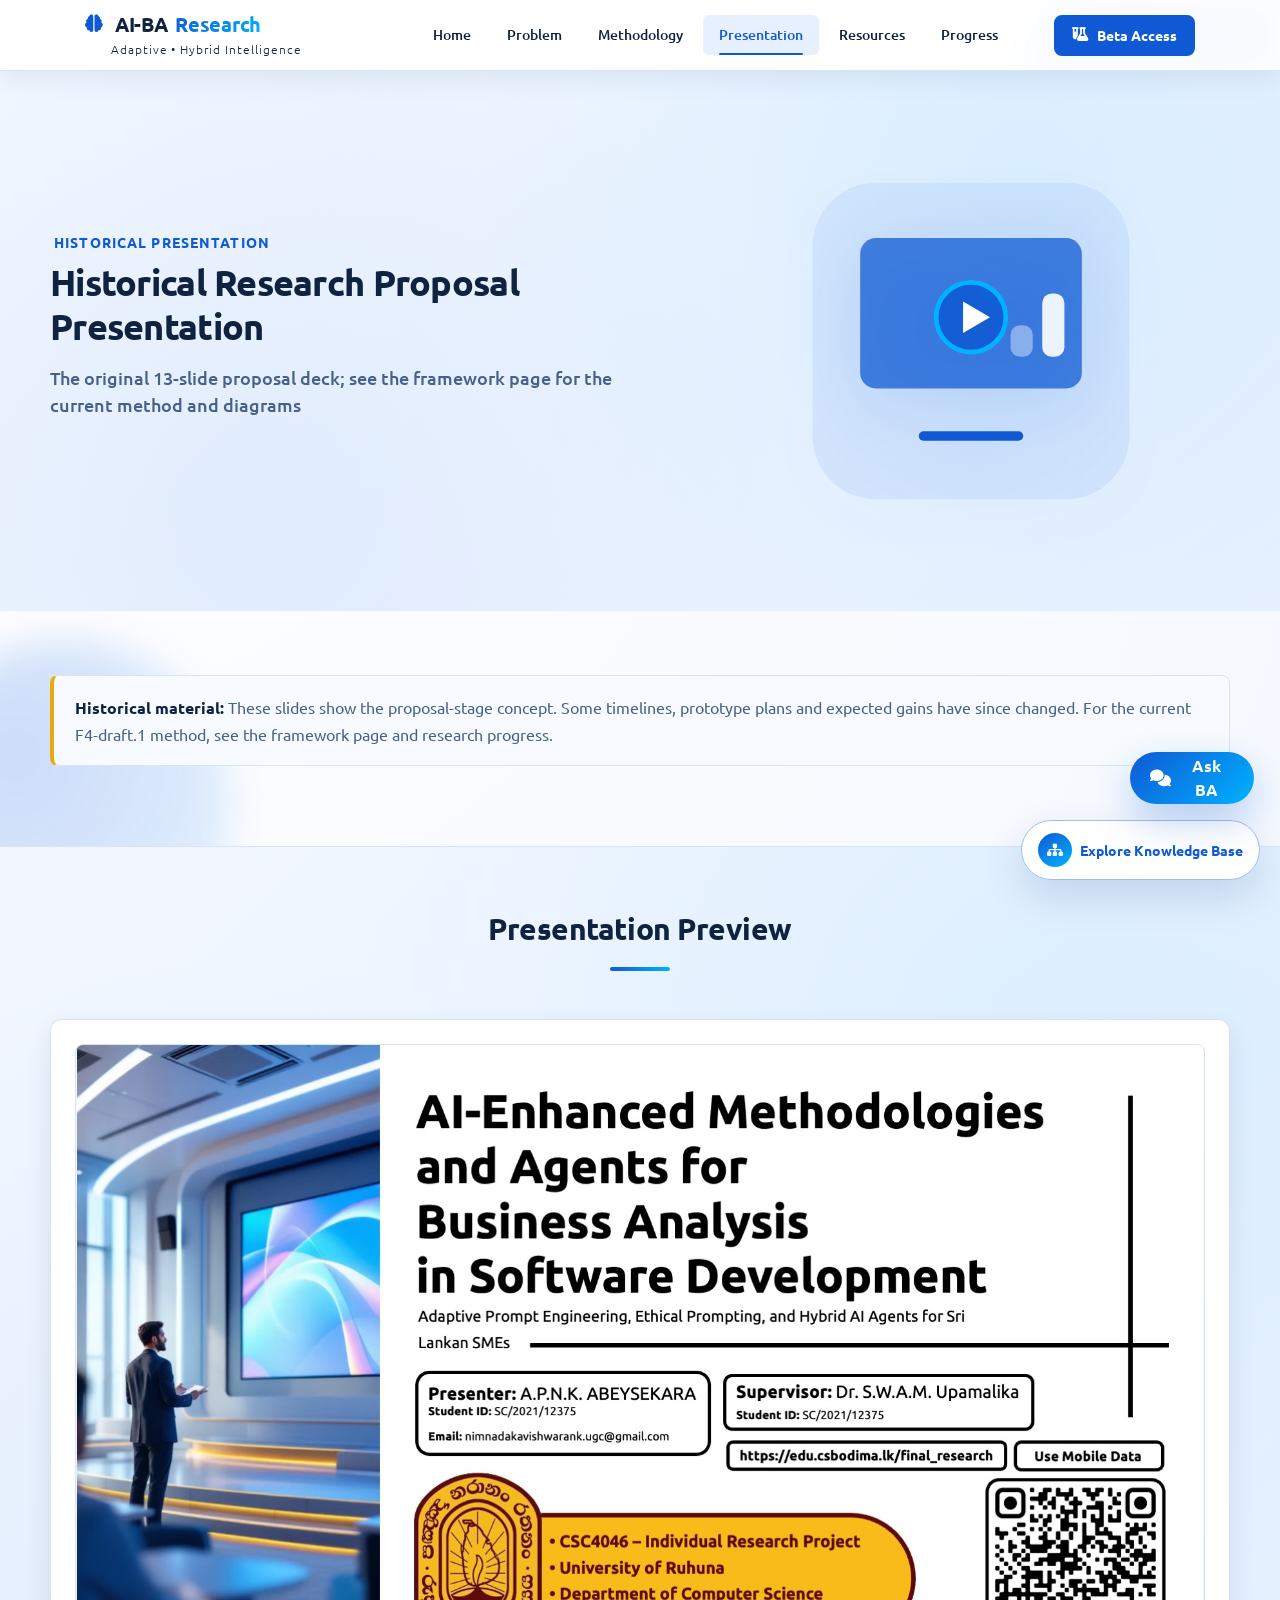
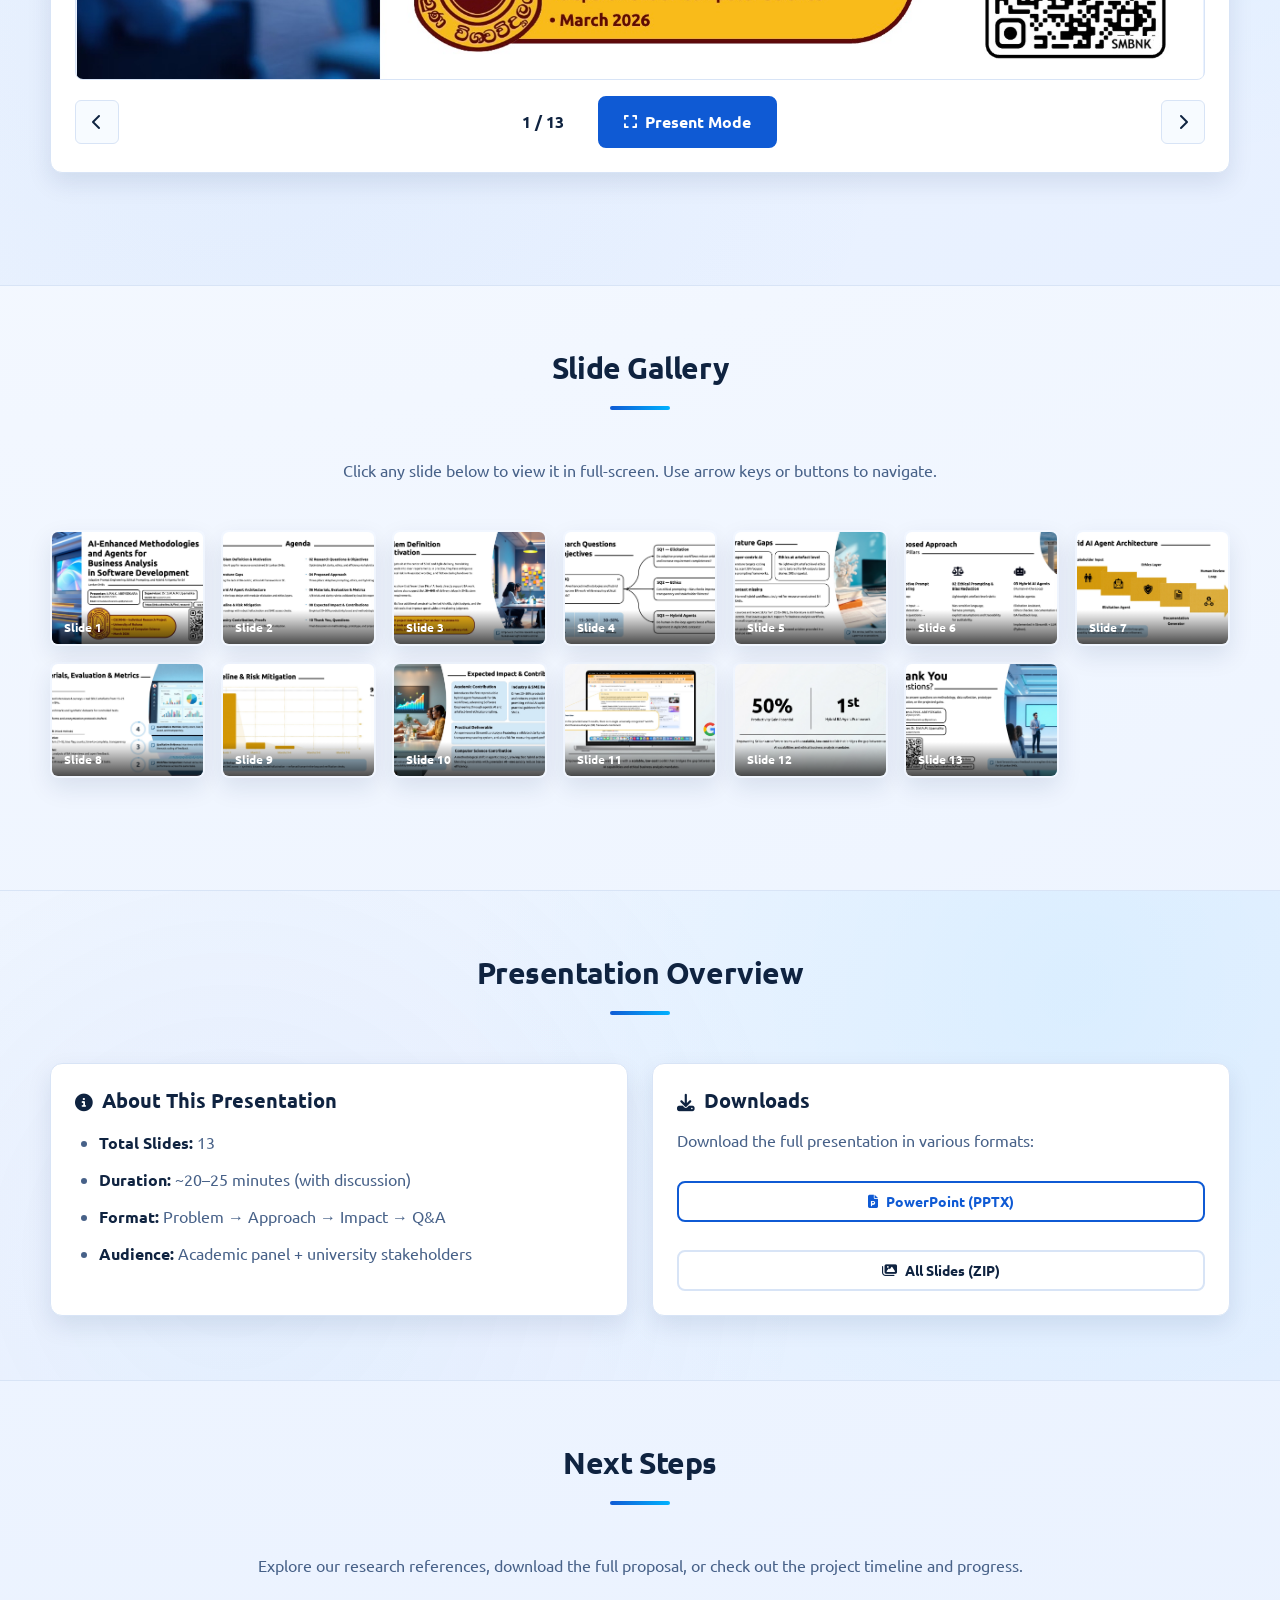
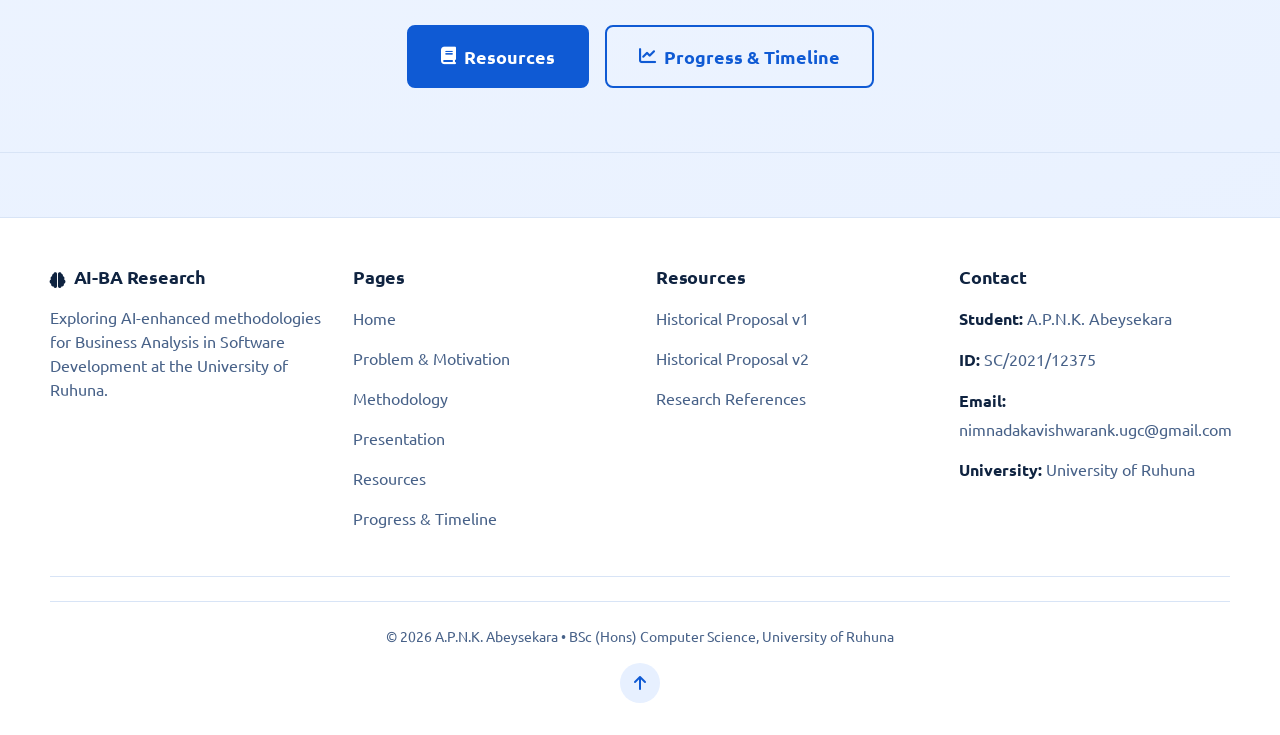
<file: presentation.html>
<!DOCTYPE html>
<html lang="en">
<head>
    <meta charset="UTF-8">
    <meta name="viewport" content="width=device-width, initial-scale=1.0">
    <title>Research Presentation | AI-Enhanced BA Research</title>
    <link rel="icon" href="data:,">
    <meta name="description" content="Historical proposal presentation slides for the AI-enhanced Business Analysis research project.">
    
    <link rel="preconnect" href="https://fonts.googleapis.com">
    <link rel="preconnect" href="https://fonts.gstatic.com" crossorigin>
    <link href="https://fonts.googleapis.com/css2?family=Ubuntu:wght@300;400;500;700&display=swap" rel="stylesheet">
    <link rel="stylesheet" href="https://cdnjs.cloudflare.com/ajax/libs/font-awesome/6.5.2/css/all.min.css">
    
    <link rel="stylesheet" href="css/variables.css">
    <link rel="stylesheet" href="css/base.css">
    <link rel="stylesheet" href="css/animations.css">
    <link rel="stylesheet" href="css/responsive.css">
    <link rel="stylesheet" href="css/navbar.css">
    <link rel="stylesheet" href="css/components.css">
    <link rel="stylesheet" href="css/pages/presentation.css">

    <link rel="stylesheet" href="css/research-update.css">

    <script type="module" src="js/main.js" defer></script>
</head>
<body>
    <div class="bg-shape bg-shape-1" aria-hidden="true"></div>
    <div class="bg-shape bg-shape-2" aria-hidden="true"></div>

    <nav class="navbar at-top" id="top">
        <div class="nav-container container">
            <div class="logo" aria-label="Website logo">
                <h2><i class="fa-solid fa-brain"></i> AI-BA<span>Research</span></h2>
                <p class="tagline">Adaptive • Hybrid Intelligence</p>
            </div>

            <button class="menu-toggle" id="menu-toggle" aria-label="Open navigation menu" aria-expanded="false" aria-controls="nav-links">
                <span></span><span></span><span></span>
            </button>

            <ul class="nav-links" id="nav-links">
                <li><a href="index.html">Home</a></li>
                <li><a href="problem.html">Problem</a></li>
                <li><a href="methodology.html">Methodology</a></li>
                <li><a href="presentation.html" class="active">Presentation</a></li>
                <li><a href="resources.html">Resources</a></li>
                <li><a href="progress.html">Progress</a></li>
                <li class="mobile-only">
                    <a href="beta.html">Beta Access</a>
                </li>
            </ul>

            <div class="nav-actions">
                <a href="beta.html" class="btn btn-primary">
                    <i class="fa-solid fa-flask-vial"></i> Beta Access
                </a>
            </div>
        </div>
    </nav>

    <header class="hero hero-short">
        <div class="hero-content container reveal">
            <div class="hero-text">
                <p class="kicker"><i class="fa-solid fa-slideshow"></i> Historical presentation</p>
                <h1>Historical Research Proposal Presentation</h1>
                <p class="subtitle">The original 13-slide proposal deck; see the framework page for the current method and diagrams</p>
            </div>
            
            <div class="hero-graphic">
                <svg viewBox="0 0 240 240" fill="none" xmlns="http://www.w3.org/2000/svg">
                    <!-- Rounded Rectangle Base -->
                    <rect x="20" y="20" width="200" height="200" rx="40" fill="url(#grad1)" opacity="0.08"/>
                    
                    <!-- Monitor / Presentation Screen Base -->
                    <g class="svg-float">
                        <!-- Stand base fades in first (0.0s) -->
                        <line x1="90" y1="180" x2="150" y2="180" stroke="#0f5ad4" stroke-width="6" stroke-linecap="round" class="svg-fade-in" style="transform-origin: 120px 180px; animation-delay: 0.0s;"/>
                        <!-- Monitor pole traces upwards (0.3s) -->
                        <line x1="120" y1="180" x2="120" y2="150" stroke="#00b2ff" stroke-width="6" stroke-linecap="round" class="svg-draw" pathLength="100" style="animation-delay: 0.3s;" opacity="0.8"/>
                        
                        <!-- Screen background fades in (0.6s) -->
                        <rect x="50" y="55" width="140" height="95" rx="10" fill="url(#grad2)" opacity="0.75" class="svg-fade-in" style="transform-origin: 120px 102px; animation-delay: 0.6s;"/>
                        <!-- Traced screen border (0.6s) -->
                        <rect x="50" y="55" width="140" height="95" rx="10" stroke="#00b2ff" stroke-width="3" fill="none" class="svg-draw" pathLength="100" style="animation-delay: 0.6s;"/>
                    </g>
                    
                    <!-- Dynamic Data Projections overlaying the screen -->
                    <g class="svg-float">
                        <!-- Bar Chart components rising up (1.0s to 1.1s) -->
                        <rect x="145" y="110" width="14" height="20" rx="6" fill="#fff" opacity="0.4" class="svg-fade-in" style="transform-origin: 152px 130px; animation-delay: 1.0s;"/>
                        <rect x="165" y="90" width="14" height="40" rx="6" fill="#fff" opacity="0.9" class="svg-fade-in" style="transform-origin: 172px 130px; animation-delay: 1.1s;"/>
                        
                        <!-- Line Chart tracing left to right (1.2s) -->
                        <path d="M65 130 L85 110 L105 120 L130 90" stroke="#fff" stroke-width="4" stroke-linecap="round" stroke-linejoin="round" fill="none" class="svg-draw" pathLength="100" style="animation-delay: 1.2s;"/>
                        <circle cx="130" cy="90" r="4" fill="#00b2ff" class="svg-fade-in" style="transform-origin: 130px 90px; animation-delay: 1.5s;"/>
                        
                        <!-- Main Interactive Play Button popping in (1.6s) -->
                        <circle cx="120" cy="105" r="22" fill="#0f5ad4" opacity="0.9" class="svg-fade-in" style="transform-origin: 120px 105px; animation-delay: 1.6s;"/>
                        <path d="M115 95 L132 105 L115 115 Z" fill="#fff" class="svg-fade-in" style="transform-origin: 120px 105px; animation-delay: 1.8s;"/>
                        <!-- Outer pulse ring repeats infinitely -->
                        <circle cx="120" cy="105" r="22" stroke="#00b2ff" stroke-width="3" fill="none" class="svg-pulse" style="animation-delay: 2.5s;"/>
                    </g>

                    <defs>
                        <linearGradient id="grad1" x1="0" y1="0" x2="240" y2="240">
                            <stop stop-color="#0f5ad4"/><stop offset="1" stop-color="#00b2ff"/>
                        </linearGradient>
                        <linearGradient id="grad2" x1="50" y1="55" x2="190" y2="150">
                            <stop stop-color="#0f5ad4"/><stop offset="1" stop-color="#0645b7"/>
                        </linearGradient>
                    </defs>
                </svg>
            </div>
        </div>
    </header>
    <section class="section"><div class="container reveal"><p class="research-note warning"><strong>Historical material:</strong> These slides show the proposal-stage concept. Some timelines, prototype plans and expected gains have since changed. For the current F4-draft.1 method, see the <a href="methodology.html">framework page</a> and <a href="progress.html">research progress</a>.</p></div></section>

    <section class="section bg-gradient-overlay">
        <div class="container reveal">
            <h2 class="section-title">Presentation Preview</h2>
            <div class="presentation-stage">
                <div class="stage-preview">
                    <img id="stageImage" class="stage-image" src="assets/Initial Research Presntation/Slide1.jpeg" alt="Presentation preview slide">
                </div>
                <div class="stage-controls">
                    <button class="stage-nav" onclick="previousSlide()" title="Previous slide" aria-label="Previous slide">
                        <i class="fa-solid fa-chevron-left"></i>
                    </button>
                    <div class="stage-center">
                        <span class="stage-counter"><span id="stageCurrentSlide">1</span> / <span id="stageTotalSlides">13</span></span>
                        <button class="btn btn-primary" onclick="openPresentMode()">
                            <i class="fa-solid fa-expand"></i> Present Mode
                        </button>
                    </div>
                    <button class="stage-nav" onclick="nextSlide()" title="Next slide" aria-label="Next slide">
                        <i class="fa-solid fa-chevron-right"></i>
                    </button>
                </div>
            </div>
        </div>
    </section>

    <section class="section">
        <div class="container reveal">
            <h2 class="section-title">Slide Gallery</h2>
            <p class="text-center text-soft mb-12">Click any slide below to view it in full-screen. Use arrow keys or buttons to navigate.</p>

            <div class="slide-gallery" id="slideGallery">
                <!-- Slides will be dynamically inserted here -->
                <div class="slide-thumb" data-slide="1">
                    <img src="assets/Initial Research Presntation/Slide1.jpeg" alt="Slide 1">
                    <div class="slide-thumb-label">Slide 1</div>
                </div>
                <div class="slide-thumb" data-slide="2">
                    <img src="assets/Initial Research Presntation/Slide2.jpeg" alt="Slide 2">
                    <div class="slide-thumb-label">Slide 2</div>
                </div>
                <div class="slide-thumb" data-slide="3">
                    <img src="assets/Initial Research Presntation/Slide3.jpeg" alt="Slide 3">
                    <div class="slide-thumb-label">Slide 3</div>
                </div>
                <div class="slide-thumb" data-slide="4">
                    <img src="assets/Initial Research Presntation/Slide4.jpeg" alt="Slide 4">
                    <div class="slide-thumb-label">Slide 4</div>
                </div>
                <div class="slide-thumb" data-slide="5">
                    <img src="assets/Initial Research Presntation/Slide5.jpeg" alt="Slide 5">
                    <div class="slide-thumb-label">Slide 5</div>
                </div>
                <div class="slide-thumb" data-slide="6">
                    <img src="assets/Initial Research Presntation/Slide6.jpeg" alt="Slide 6">
                    <div class="slide-thumb-label">Slide 6</div>
                </div>
                <div class="slide-thumb" data-slide="7">
                    <img src="assets/Initial Research Presntation/Slide7.jpeg" alt="Slide 7">
                    <div class="slide-thumb-label">Slide 7</div>
                </div>
                <div class="slide-thumb" data-slide="8">
                    <img src="assets/Initial Research Presntation/Slide8.jpeg" alt="Slide 8">
                    <div class="slide-thumb-label">Slide 8</div>
                </div>
                <div class="slide-thumb" data-slide="9">
                    <img src="assets/Initial Research Presntation/Slide9.jpeg" alt="Slide 9">
                    <div class="slide-thumb-label">Slide 9</div>
                </div>
                <div class="slide-thumb" data-slide="10">
                    <img src="assets/Initial Research Presntation/Slide10.jpeg" alt="Slide 10">
                    <div class="slide-thumb-label">Slide 10</div>
                </div>
                <div class="slide-thumb" data-slide="11">
                    <img src="assets/Initial Research Presntation/Slide11.jpeg" alt="Slide 11">
                    <div class="slide-thumb-label">Slide 11</div>
                </div>
                <div class="slide-thumb" data-slide="12">
                    <img src="assets/Initial Research Presntation/Slide12.jpeg" alt="Slide 12">
                    <div class="slide-thumb-label">Slide 12</div>
                </div>
                <div class="slide-thumb" data-slide="13">
                    <img src="assets/Initial Research Presntation/Slide13.jpeg" alt="Slide 13">
                    <div class="slide-thumb-label">Slide 13</div>
                </div>
            </div>
        </div>
    </section>

    <!-- Full-Screen Slide Viewer -->
    <div class="slide-viewer" id="slideViewer">
        <div class="slide-viewer-content">
            <button class="close-viewer" onclick="closeSlideViewer()" aria-label="Close viewer">×</button>

            <div class="slide-viewer-header">
                <div class="slide-viewer-controls">
                    <button onclick="previousSlide()" title="Previous slide" aria-label="Previous slide">
                        <i class="fa-solid fa-chevron-left"></i>
                    </button>
                    <span class="slide-counter">
                        <span id="currentSlide">1</span> / <span id="totalSlides">13</span>
                    </span>
                    <button onclick="nextSlide()" title="Next slide" aria-label="Next slide">
                        <i class="fa-solid fa-chevron-right"></i>
                    </button>
                </div>
            </div>

            <div class="slide-viewer-image-container">
                <img class="slide-viewer-image" id="slideImage" src="" alt="Presentation slide">
            </div>

            <div class="slide-viewer-footer">
                <p>Use arrow keys to navigate or click the buttons above</p>
            </div>
        </div>
    </div>

    <div class="present-mode" id="presentMode">
        <button class="present-close" onclick="closePresentMode()" aria-label="Close present mode">×</button>
        <div class="present-content">
            <div class="present-image-wrap">
                <img id="presentImage" class="present-image" src="assets/Initial Research Presntation/Slide1.jpeg" alt="Presentation slide in present mode">
            </div>
            <div class="present-controls">
                <button onclick="previousSlide()" aria-label="Previous slide"><i class="fa-solid fa-chevron-left"></i></button>
                <span><span id="presentCurrentSlide">1</span> / <span id="presentTotalSlides">13</span></span>
                <button onclick="nextSlide()" aria-label="Next slide"><i class="fa-solid fa-chevron-right"></i></button>
            </div>
        </div>
    </div>

    <!-- Presentation Info -->
    <section class="section bg-gradient-overlay">
        <div class="container reveal">
            <h2 class="section-title">Presentation Overview</h2>
            <div class="grid-2">
                <div class="card">
                    <h4><i class="fa-solid fa-info-circle"></i> About This Presentation</h4>
                    <ul>
                        <li><strong>Total Slides:</strong> 13</li>
                        <li><strong>Duration:</strong> ~20–25 minutes (with discussion)</li>
                        <li><strong>Format:</strong> Problem → Approach → Impact → Q&A</li>
                        <li><strong>Audience:</strong> Academic panel + university stakeholders</li>
                    </ul>
                </div>

                <div class="card">
                    <h4><i class="fa-solid fa-download"></i> Downloads</h4>
                    <p class="mb-4">Download the full presentation in various formats:</p>
                    <div class="flex-col">
                        <a href="assets/Initial Research Presntation/Final Year Research _ Presentation.pptx" class="btn btn-secondary btn-sm" target="_blank">
                            <i class="fa-solid fa-file-powerpoint"></i> PowerPoint (PPTX)
                        </a>
                        <button class="btn btn-ghost btn-sm" onclick="downloadSlideshow()">
                            <i class="fa-solid fa-images"></i> All Slides (ZIP)
                        </button>
                    </div>
                </div>
            </div>
        </div>
    </section>

    <section class="section">
        <div class="container reveal text-center">
            <h2 class="section-title">Next Steps</h2>
            <p class="mb-12">Explore our research references, download the full proposal, or check out the project timeline and progress.</p>
            
            <div class="flex-center flex-wrap section-actions">
                <a href="resources.html" class="btn btn-primary btn-lg">
                    <i class="fa-solid fa-book"></i> Resources
                </a>
                <a href="progress.html" class="btn btn-secondary btn-lg">
                    <i class="fa-solid fa-chart-line"></i> Progress & Timeline
                </a>
            </div>
        </div>
    </section>

    <footer>
        <div class="container">
            <div class="footer-content">
                <div class="footer-section">
                    <h3><i class="fa-solid fa-brain"></i> AI-BA Research</h3>
                    <p>Exploring AI-enhanced methodologies for Business Analysis in Software Development at the University of Ruhuna.</p>
                </div>

                <div class="footer-section">
                    <h3>Pages</h3>
                    <ul>
                        <li><a href="index.html">Home</a></li>
                        <li><a href="problem.html">Problem & Motivation</a></li>
                        <li><a href="methodology.html">Methodology</a></li>
                        <li><a href="presentation.html">Presentation</a></li>
                        <li><a href="resources.html">Resources</a></li>
                        <li><a href="progress.html">Progress & Timeline</a></li>
                    </ul>
                </div>

                <div class="footer-section">
                    <h3>Resources</h3>
                    <ul>
                        <li><a href="assets/Research Proposal/Final Year Research Proposal v1.pdf" target="_blank" rel="noopener noreferrer">Historical Proposal v1</a></li>
                        <li><a href="assets/Research Proposal/Final Year Research Proposal v2.pdf" target="_blank" rel="noopener noreferrer">Historical Proposal v2</a></li>
                        <li><a href="resources.html">Research References</a></li>
                    </ul>
                </div>

                <div class="footer-section">
                    <h3>Contact</h3>
                    <ul>
                        <li><strong>Student:</strong> A.P.N.K. Abeysekara</li>
                        <li><strong>ID:</strong> SC/2021/12375</li>
                        <li><strong>Email:</strong> <a href="mailto:nimnadakavishwarank.ugc@gmail.com">nimnadakavishwarank.ugc@gmail.com</a></li>
                        <li><strong>University:</strong> University of Ruhuna</li>
                    </ul>
                </div>
            </div>

            <div class="footer-divider"></div>

            <div class="footer-bottom">
                <p>&copy; <span id="year"></span> A.P.N.K. Abeysekara • BSc (Hons) Computer Science, University of Ruhuna</p>
                <div class="footer-socials">
                    <a href="#top" title="Back to top" aria-label="Back to top">
                        <i class="fa-solid fa-arrow-up"></i>
                    </a>
                </div>
            </div>
        </div>
    </footer>
    <script src="js/pages/presentation.js" defer></script>
</body>
</html>
</file>
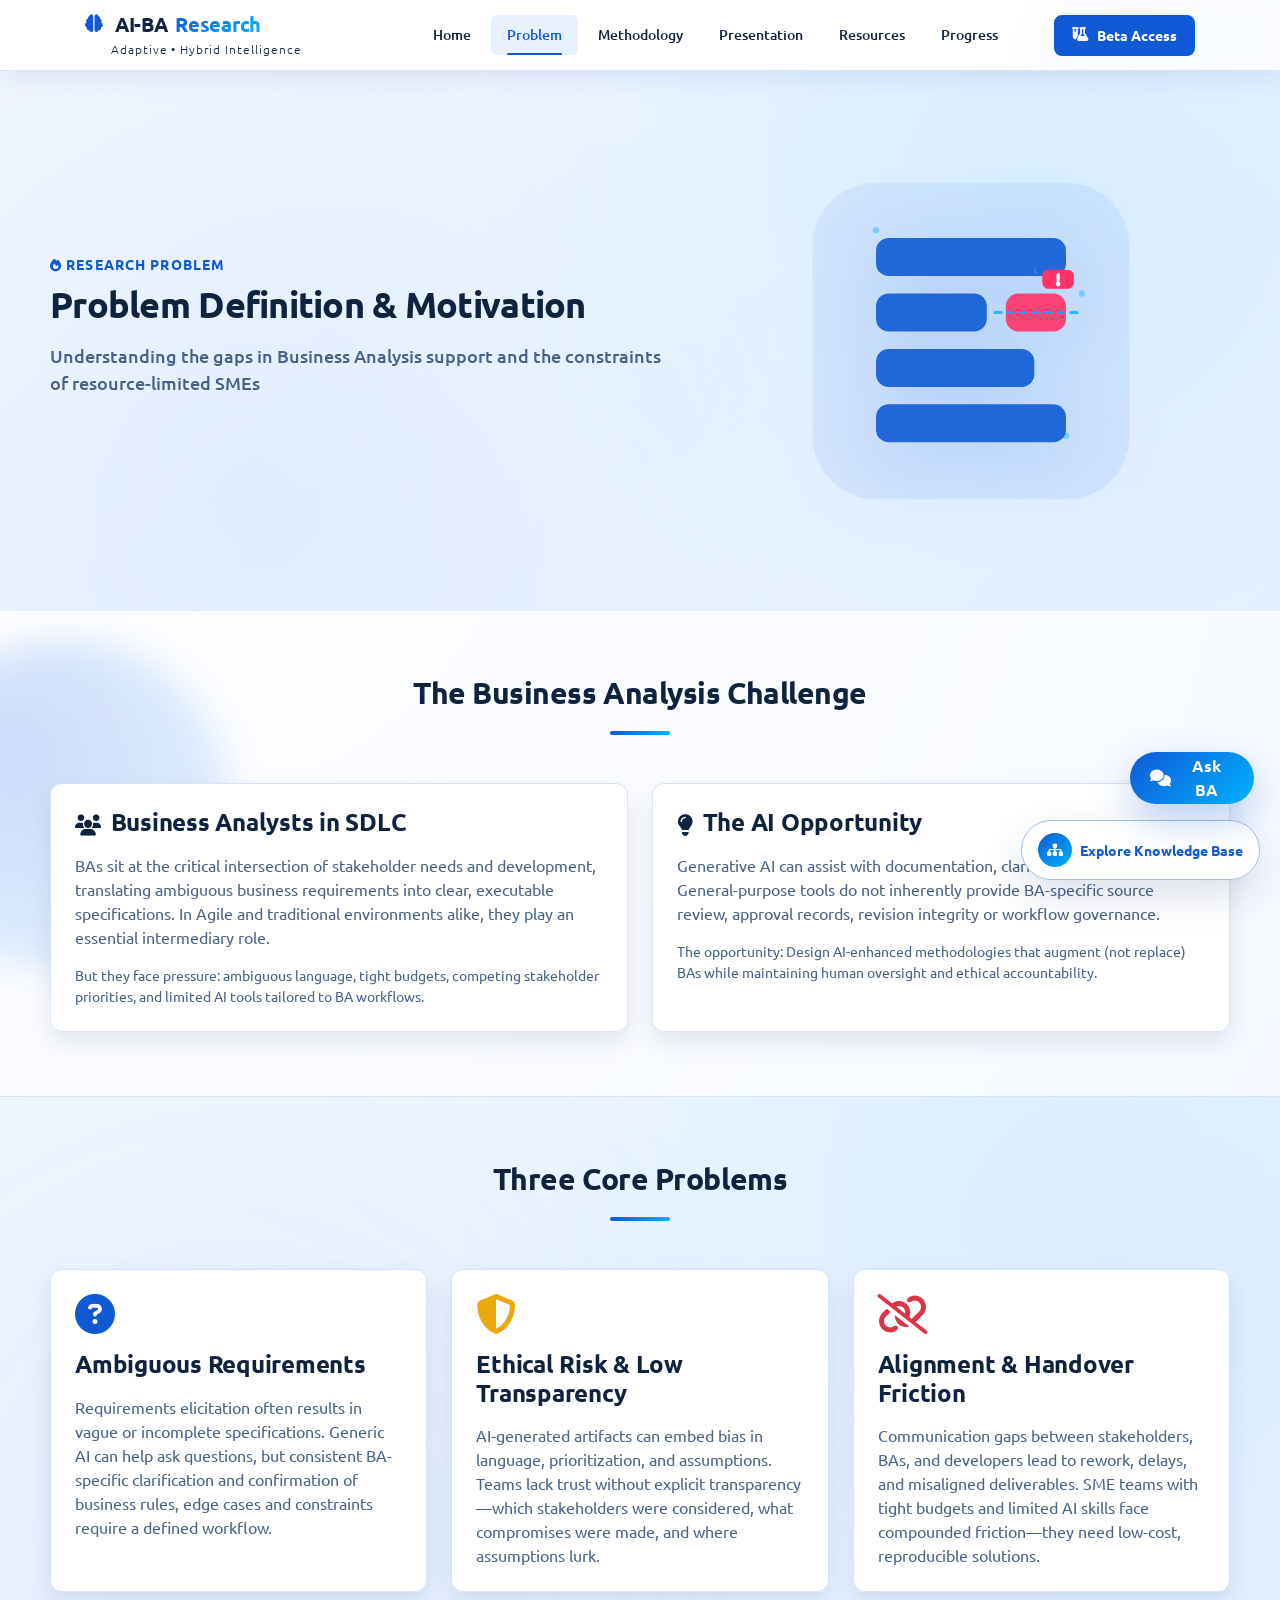
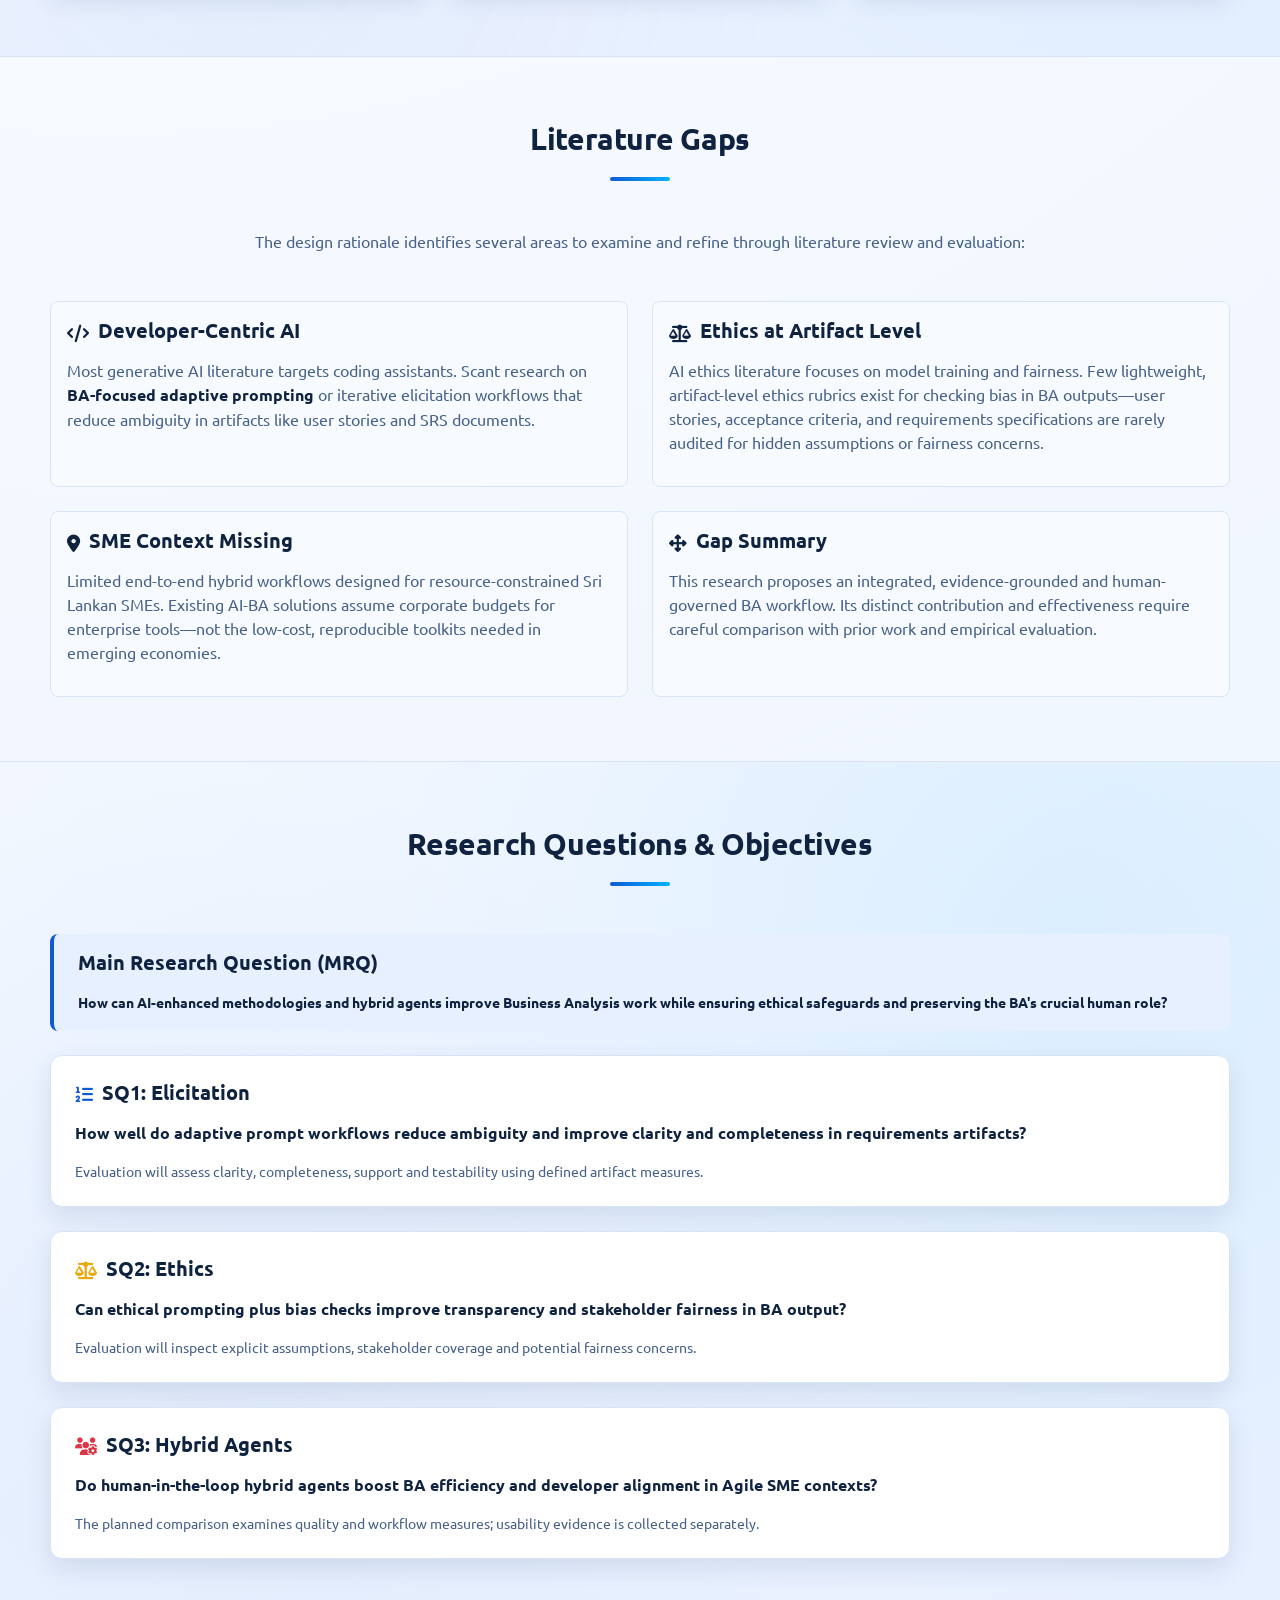
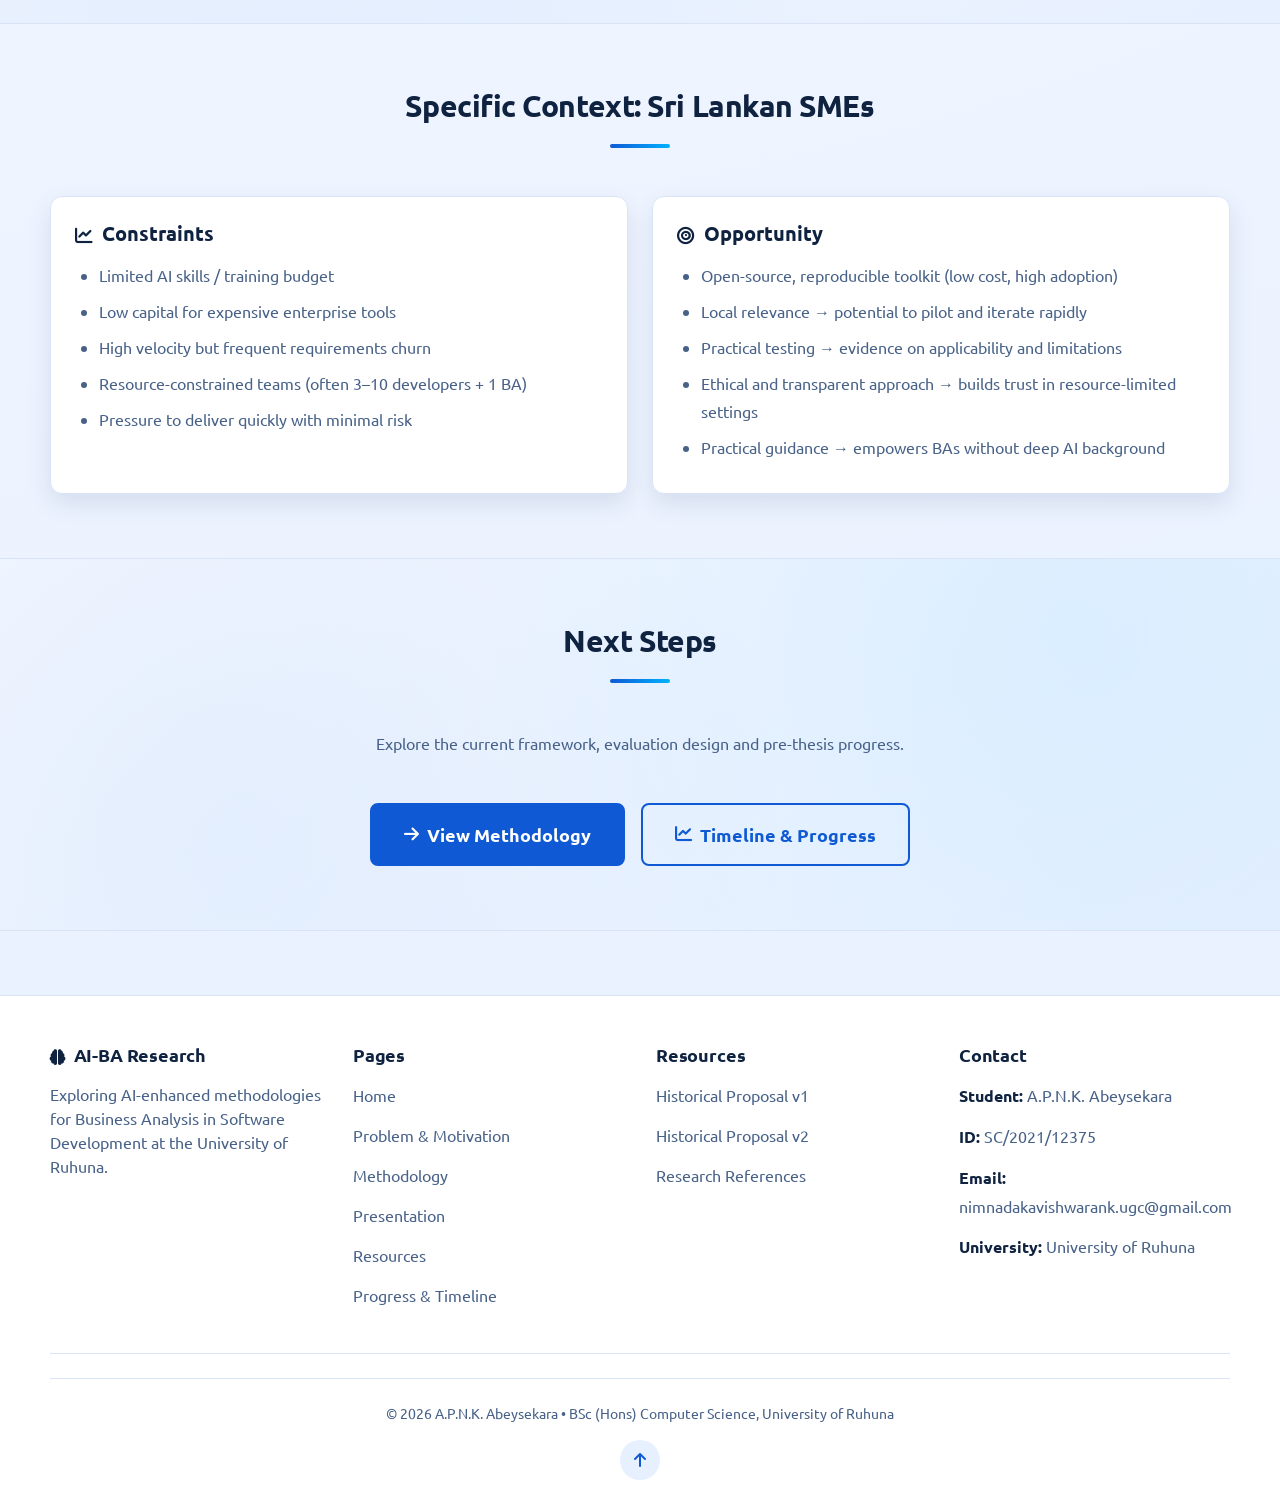
<file: problem.html>
<!DOCTYPE html>
<html lang="en">
<head>
    <meta charset="UTF-8">
    <meta name="viewport" content="width=device-width, initial-scale=1.0">
    <title>Problem & Motivation | AI-Enhanced BA Research</title>
    <link rel="icon" href="data:,">
    <meta name="description" content="Problem definition, literature gaps, and challenges in Business Analysis for AI-enhanced software development.">
    
    <!-- Preload fonts -->
    <link rel="preconnect" href="https://fonts.googleapis.com">
    <link rel="preconnect" href="https://fonts.gstatic.com" crossorigin>
    <link href="https://fonts.googleapis.com/css2?family=Ubuntu:wght@300;400;500;700&display=swap" rel="stylesheet">
    
    <!-- Font Awesome Icons -->
    <link rel="stylesheet" href="https://cdnjs.cloudflare.com/ajax/libs/font-awesome/6.5.2/css/all.min.css">
    
    <!-- Modular CSS System -->
    <link rel="stylesheet" href="css/variables.css">
    <link rel="stylesheet" href="css/base.css">
    <link rel="stylesheet" href="css/animations.css">
    <link rel="stylesheet" href="css/responsive.css">
    <link rel="stylesheet" href="css/navbar.css">
    <link rel="stylesheet" href="css/components.css">
    
    <!-- Main Application Script -->
    <link rel="stylesheet" href="css/research-update.css">

    <script type="module" src="js/main.js" defer></script>
</head>
<body>
    <div class="bg-shape bg-shape-1" aria-hidden="true"></div>
    <div class="bg-shape bg-shape-2" aria-hidden="true"></div>

    <!-- Navigation -->
    <nav class="navbar at-top" id="top">
        <div class="nav-container container">
            <div class="logo" aria-label="Website logo">
                <h2><i class="fa-solid fa-brain"></i> AI-BA<span>Research</span></h2>
                <p class="tagline">Adaptive • Hybrid Intelligence</p>
            </div>

            <button class="menu-toggle" id="menu-toggle" aria-label="Open navigation menu" aria-expanded="false" aria-controls="nav-links">
                <span></span>
                <span></span>
                <span></span>
            </button>

            <ul class="nav-links" id="nav-links">
                <li><a href="index.html">Home</a></li>
                <li><a href="problem.html" class="active">Problem</a></li>
                <li><a href="methodology.html">Methodology</a></li>
                <li><a href="presentation.html">Presentation</a></li>
                <li><a href="resources.html">Resources</a></li>
                <li><a href="progress.html">Progress</a></li>
                <li class="mobile-only">
                    <a href="beta.html">Beta Access</a>
                </li>
            </ul>

            <div class="nav-actions">
                <a href="beta.html" class="btn btn-primary">
                    <i class="fa-solid fa-flask-vial"></i> Beta Access
                </a>
            </div>
        </div>
    </nav>

    <!-- Hero Section -->
    <header class="hero hero-short">
        <div class="hero-content container reveal">
            <div class="hero-text">
                <p class="kicker"><i class="fa-solid fa-fire"></i> Research problem</p>
                <h1>Problem Definition & Motivation</h1>
                <p class="subtitle">Understanding the gaps in Business Analysis support and the constraints of resource-limited SMEs</p>
            </div>
            
            <div class="hero-graphic">
                <svg viewBox="0 0 240 240" fill="none" xmlns="http://www.w3.org/2000/svg">
                    <!-- Rounded Rectangle Base -->
                    <rect x="20" y="20" width="200" height="200" rx="40" fill="url(#grad1)" opacity="0.08"/>
                    
                    <!-- Decorative background grid dots -->
                    <circle cx="60" cy="50" r="2" fill="#00b2ff" opacity="0.4" class="svg-fade-in"/>
                    <circle cx="180" cy="180" r="2" fill="#00b2ff" opacity="0.4" class="svg-fade-in-delayed-2"/>
                    <circle cx="190" cy="90" r="2" fill="#00b2ff" opacity="0.4" class="svg-fade-in-delayed"/>
                    
                    <!-- Code/Data blocks (Solid ones) -->
                    <rect x="60" y="55" width="120" height="24" rx="8" fill="url(#grad2)" opacity="0.9" class="svg-fade-in" style="transform-origin: 120px 67px; animation-delay: 0s;"/>
                    <rect x="60" y="90" width="70" height="24" rx="8" fill="url(#grad2)" opacity="0.9" class="svg-fade-in-delayed" style="transform-origin: 95px 102px; animation-delay: 0.3s;"/>
                    
                    <!-- Problem Block (The issue) inside the scan -->
                    <g style="transform-origin: 161px 108px;">
                        <rect x="142" y="90" width="38" height="24" rx="8" fill="#ff3366" opacity="0.9" class="svg-pulse"/>
                        <!-- Horizontal Dashed scanning line through the block -->
                        <line x1="135" y1="102" x2="187" y2="102" stroke="#00b2ff" stroke-width="2" stroke-dasharray="4 4" stroke-linecap="round" class="svg-pulse" opacity="0.8"/>
                        
                        <!-- Floating Warning Badge attached to the problem -->
                        <rect x="165" y="75" width="20" height="12" rx="4" fill="#ff3366" class="svg-fade-in-delayed-2" style="animation-delay: 1.0s;"/>
                        <line x1="175" y1="78" x2="175" y2="82" stroke="#fff" stroke-width="2" stroke-linecap="round" class="svg-fade-in-delayed-2" style="animation-delay: 1.1s;"/>
                        <circle cx="175" cy="84" r="1.5" fill="#fff" class="svg-fade-in-delayed-2" style="animation-delay: 1.1s;"/>
                    </g>
                    
                    <rect x="60" y="125" width="100" height="24" rx="8" fill="url(#grad2)" opacity="0.9" class="svg-fade-in-delayed-2" style="transform-origin: 110px 137px; animation-delay: 0.6s;"/>

                    <!-- 4th Block to fill the bottom negative space (Solid) -->
                    <rect x="60" y="160" width="120" height="24" rx="8" fill="url(#grad2)" opacity="0.9" class="svg-fade-in-delayed-2" style="transform-origin: 120px 172px; animation-delay: 0.9s;"/>

                    <!-- Scanner / Magnifying Glass (Circular structure fixed for cross-browser pathLength support) -->
                    <g class="svg-float" style="animation-duration: 4s;">
                        <!-- The Glass Ring seamlessly mimicking a true circle -->
                        <rect x="135" y="76" width="52" height="52" rx="26" stroke="#00b2ff" stroke-width="3" fill="none" class="svg-draw" pathLength="100" style="animation-delay: 0.5s;"/>
                        <!-- The Handle -->
                        <line x1="179" y1="120" x2="200" y2="141" stroke="#00b2ff" stroke-width="4" stroke-linecap="round" class="svg-draw-delayed" pathLength="100" style="animation-delay: 0.8s;"/>
                    </g>

                    <defs>
                        <linearGradient id="grad1" x1="0" y1="0" x2="240" y2="240">
                            <stop stop-color="#0f5ad4"/><stop offset="1" stop-color="#00b2ff"/>
                        </linearGradient>
                        <linearGradient id="grad2" x1="60" y1="60" x2="180" y2="180">
                            <stop stop-color="#0f5ad4"/><stop offset="1" stop-color="#0645b7"/>
                        </linearGradient>
                    </defs>
                </svg>
            </div>
        </div>
    </header>

    <!-- Main Content -->
    <section class="section">
        <div class="container reveal">
            <h2 class="section-title">The Business Analysis Challenge</h2>
            <div class="grid-2">
                <div class="card">
                    <h3><i class="fa-solid fa-users"></i> Business Analysts in SDLC</h3>
                    <p>BAs sit at the critical intersection of stakeholder needs and development, translating ambiguous business requirements into clear, executable specifications. In Agile and traditional environments alike, they play an essential intermediary role.</p>
                    <p class="text-soft text-sm">But they face pressure: ambiguous language, tight budgets, competing stakeholder priorities, and limited AI tools tailored to BA workflows.</p>
                </div>
                <div class="card">
                    <h3><i class="fa-solid fa-lightbulb"></i> The AI Opportunity</h3>
                    <p>Generative AI can assist with documentation, clarification and risk review. General-purpose tools do not inherently provide BA-specific source review, approval records, revision integrity or workflow governance.</p>
                    <p class="text-soft text-sm">The opportunity: Design AI-enhanced methodologies that augment (not replace) BAs while maintaining human oversight and ethical accountability.</p>
                </div>
            </div>
        </div>
    </section>

    <!-- Problem Areas -->
    <section class="section bg-gradient-overlay">
        <div class="container reveal">
            <h2 class="section-title">Three Core Problems</h2>
            <div class="grid-3">
                <div class="card hover-lift">
                    <div class="feature-icon text-primary">
                        <i class="fa-solid fa-circle-question"></i>
                    </div>
                    <h3>Ambiguous Requirements</h3>
                    <p>Requirements elicitation often results in vague or incomplete specifications. Generic AI can help ask questions, but consistent BA-specific clarification and confirmation of business rules, edge cases and constraints require a defined workflow.</p>
                </div>

                <div class="card hover-lift">
                    <div class="feature-icon text-warning">
                        <i class="fa-solid fa-shield-halved"></i>
                    </div>
                    <h3>Ethical Risk & Low Transparency</h3>
                    <p>AI-generated artifacts can embed bias in language, prioritization, and assumptions. Teams lack trust without explicit transparency—which stakeholders were considered, what compromises were made, and where assumptions lurk.</p>
                </div>

                <div class="card hover-lift">
                    <div class="feature-icon text-danger">
                        <i class="fa-solid fa-link-slash"></i>
                    </div>
                    <h3>Alignment & Handover Friction</h3>
                    <p>Communication gaps between stakeholders, BAs, and developers lead to rework, delays, and misaligned deliverables. SME teams with tight budgets and limited AI skills face compounded friction—they need low-cost, reproducible solutions.</p>
                </div>
            </div>
        </div>
    </section>

    <!-- Literature Gaps -->
    <section class="section">
        <div class="container reveal">
            <h2 class="section-title">Literature Gaps</h2>
            <p class="text-center text-soft mb-12">The design rationale identifies several areas to examine and refine through literature review and evaluation:</p>
            
            <div class="grid-2">
                <div class="box">
                    <h4><i class="fa-solid fa-code"></i> Developer-Centric AI</h4>
                    <p>Most generative AI literature targets coding assistants. Scant research on <strong>BA-focused adaptive prompting</strong> or iterative elicitation workflows that reduce ambiguity in artifacts like user stories and SRS documents.</p>
                </div>

                <div class="box">
                    <h4><i class="fa-solid fa-scale-balanced"></i> Ethics at Artifact Level</h4>
                    <p>AI ethics literature focuses on model training and fairness. Few lightweight, artifact-level ethics rubrics exist for checking bias in BA outputs—user stories, acceptance criteria, and requirements specifications are rarely audited for hidden assumptions or fairness concerns.</p>
                </div>

                <div class="box">
                    <h4><i class="fa-solid fa-location-dot"></i> SME Context Missing</h4>
                    <p>Limited end-to-end hybrid workflows designed for resource-constrained Sri Lankan SMEs. Existing AI-BA solutions assume corporate budgets for enterprise tools—not the low-cost, reproducible toolkits needed in emerging economies.</p>
                </div>

                <div class="box">
                    <h4><i class="fa-solid fa-arrows-alt"></i> Gap Summary</h4>
                    <p>This research proposes an integrated, evidence-grounded and human-governed BA workflow. Its distinct contribution and effectiveness require careful comparison with prior work and empirical evaluation.</p>
                </div>
            </div>
        </div>
    </section>

    <!-- Research Questions -->
    <section class="section bg-gradient-overlay">
        <div class="container reveal">
            <h2 class="section-title">Research Questions & Objectives</h2>
            
            <div class="callout">
                <h4>Main Research Question (MRQ)</h4>
                <p><strong>How can AI-enhanced methodologies and hybrid agents improve Business Analysis work while ensuring ethical safeguards and preserving the BA's crucial human role?</strong></p>
            </div>

            <div class="grid">
                <div class="card accent-top-primary">
                    <h4><i class="fa-solid fa-list-ol text-primary"></i> SQ1: Elicitation</h4>
                    <p><strong>How well do adaptive prompt workflows reduce ambiguity and improve clarity and completeness in requirements artifacts?</strong></p>
                    <p class="text-sm text-soft">Evaluation will assess clarity, completeness, support and testability using defined artifact measures.</p>
                </div>

                <div class="card accent-top-warning">
                    <h4><i class="fa-solid fa-scale-balanced text-warning"></i> SQ2: Ethics</h4>
                    <p><strong>Can ethical prompting plus bias checks improve transparency and stakeholder fairness in BA output?</strong></p>
                    <p class="text-sm text-soft">Evaluation will inspect explicit assumptions, stakeholder coverage and potential fairness concerns.</p>
                </div>

                <div class="card accent-top-danger">
                    <h4><i class="fa-solid fa-users-gear text-danger"></i> SQ3: Hybrid Agents</h4>
                    <p><strong>Do human-in-the-loop hybrid agents boost BA efficiency and developer alignment in Agile SME contexts?</strong></p>
                    <p class="text-sm text-soft">The planned comparison examines quality and workflow measures; usability evidence is collected separately.</p>
                </div>
            </div>
        </div>
    </section>

    <!-- SME Constraints -->
    <section class="section">
        <div class="container reveal">
            <h2 class="section-title">Specific Context: Sri Lankan SMEs</h2>
            <div class="grid-2">
                <div class="card">
                    <h4><i class="fa-solid fa-chart-line"></i> Constraints</h4>
                    <ul>
                        <li>Limited AI skills / training budget</li>
                        <li>Low capital for expensive enterprise tools</li>
                        <li>High velocity but frequent requirements churn</li>
                        <li>Resource-constrained teams (often 3–10 developers + 1 BA)</li>
                        <li>Pressure to deliver quickly with minimal risk</li>
                    </ul>
                </div>

                <div class="card">
                    <h4><i class="fa-solid fa-bullseye"></i> Opportunity</h4>
                    <ul>
                        <li>Open-source, reproducible toolkit (low cost, high adoption)</li>
                        <li>Local relevance → potential to pilot and iterate rapidly</li>
                        <li>Practical testing → evidence on applicability and limitations</li>
                        <li>Ethical and transparent approach → builds trust in resource-limited settings</li>
                        <li>Practical guidance → empowers BAs without deep AI background</li>
                    </ul>
                </div>
            </div>
        </div>
    </section>

    <!-- Call to Action -->
    <section class="section bg-gradient-overlay">
        <div class="container reveal text-center">
            <h2 class="section-title">Next Steps</h2>
            <p class="mb-12">Explore the current framework, evaluation design and pre-thesis progress.</p>
            
            <div class="flex-center flex-wrap section-actions">
                <a href="methodology.html" class="btn btn-primary btn-lg">
                    <i class="fa-solid fa-arrow-right"></i> View Methodology
                </a>
                <a href="progress.html" class="btn btn-secondary btn-lg">
                    <i class="fa-solid fa-chart-line"></i> Timeline & Progress
                </a>
            </div>
        </div>
    </section>

    <!-- Footer -->
    <footer>
        <div class="container">
            <div class="footer-content">
                <div class="footer-section">
                    <h3><i class="fa-solid fa-brain"></i> AI-BA Research</h3>
                    <p>Exploring AI-enhanced methodologies for Business Analysis in Software Development at the University of Ruhuna.</p>
                </div>

                <div class="footer-section">
                    <h3>Pages</h3>
                    <ul>
                        <li><a href="index.html">Home</a></li>
                        <li><a href="problem.html">Problem & Motivation</a></li>
                        <li><a href="methodology.html">Methodology</a></li>
                        <li><a href="presentation.html">Presentation</a></li>
                        <li><a href="resources.html">Resources</a></li>
                        <li><a href="progress.html">Progress & Timeline</a></li>
                    </ul>
                </div>

                <div class="footer-section">
                    <h3>Resources</h3>
                    <ul>
                        <li><a href="assets/Research Proposal/Final Year Research Proposal v1.pdf" target="_blank" rel="noopener noreferrer">Historical Proposal v1</a></li>
                        <li><a href="assets/Research Proposal/Final Year Research Proposal v2.pdf" target="_blank" rel="noopener noreferrer">Historical Proposal v2</a></li>
                        <li><a href="resources.html">Research References</a></li>
                    </ul>
                </div>

                <div class="footer-section">
                    <h3>Contact</h3>
                    <ul>
                        <li><strong>Student:</strong> A.P.N.K. Abeysekara</li>
                        <li><strong>ID:</strong> SC/2021/12375</li>
                        <li><strong>Email:</strong> <a href="mailto:nimnadakavishwarank.ugc@gmail.com">nimnadakavishwarank.ugc@gmail.com</a></li>
                        <li><strong>University:</strong> University of Ruhuna</li>
                    </ul>
                </div>
            </div>

            <div class="footer-divider"></div>

            <div class="footer-bottom">
                <p>&copy; <span id="year"></span> A.P.N.K. Abeysekara • BSc (Hons) Computer Science, University of Ruhuna</p>
                <div class="footer-socials">
                    <a href="#top" title="Back to top" aria-label="Back to top">
                        <i class="fa-solid fa-arrow-up"></i>
                    </a>
                </div>
            </div>
        </div>
    </footer>

    <script src="js/pages/footer-year.js" defer></script>
</body>
</html>
</file>
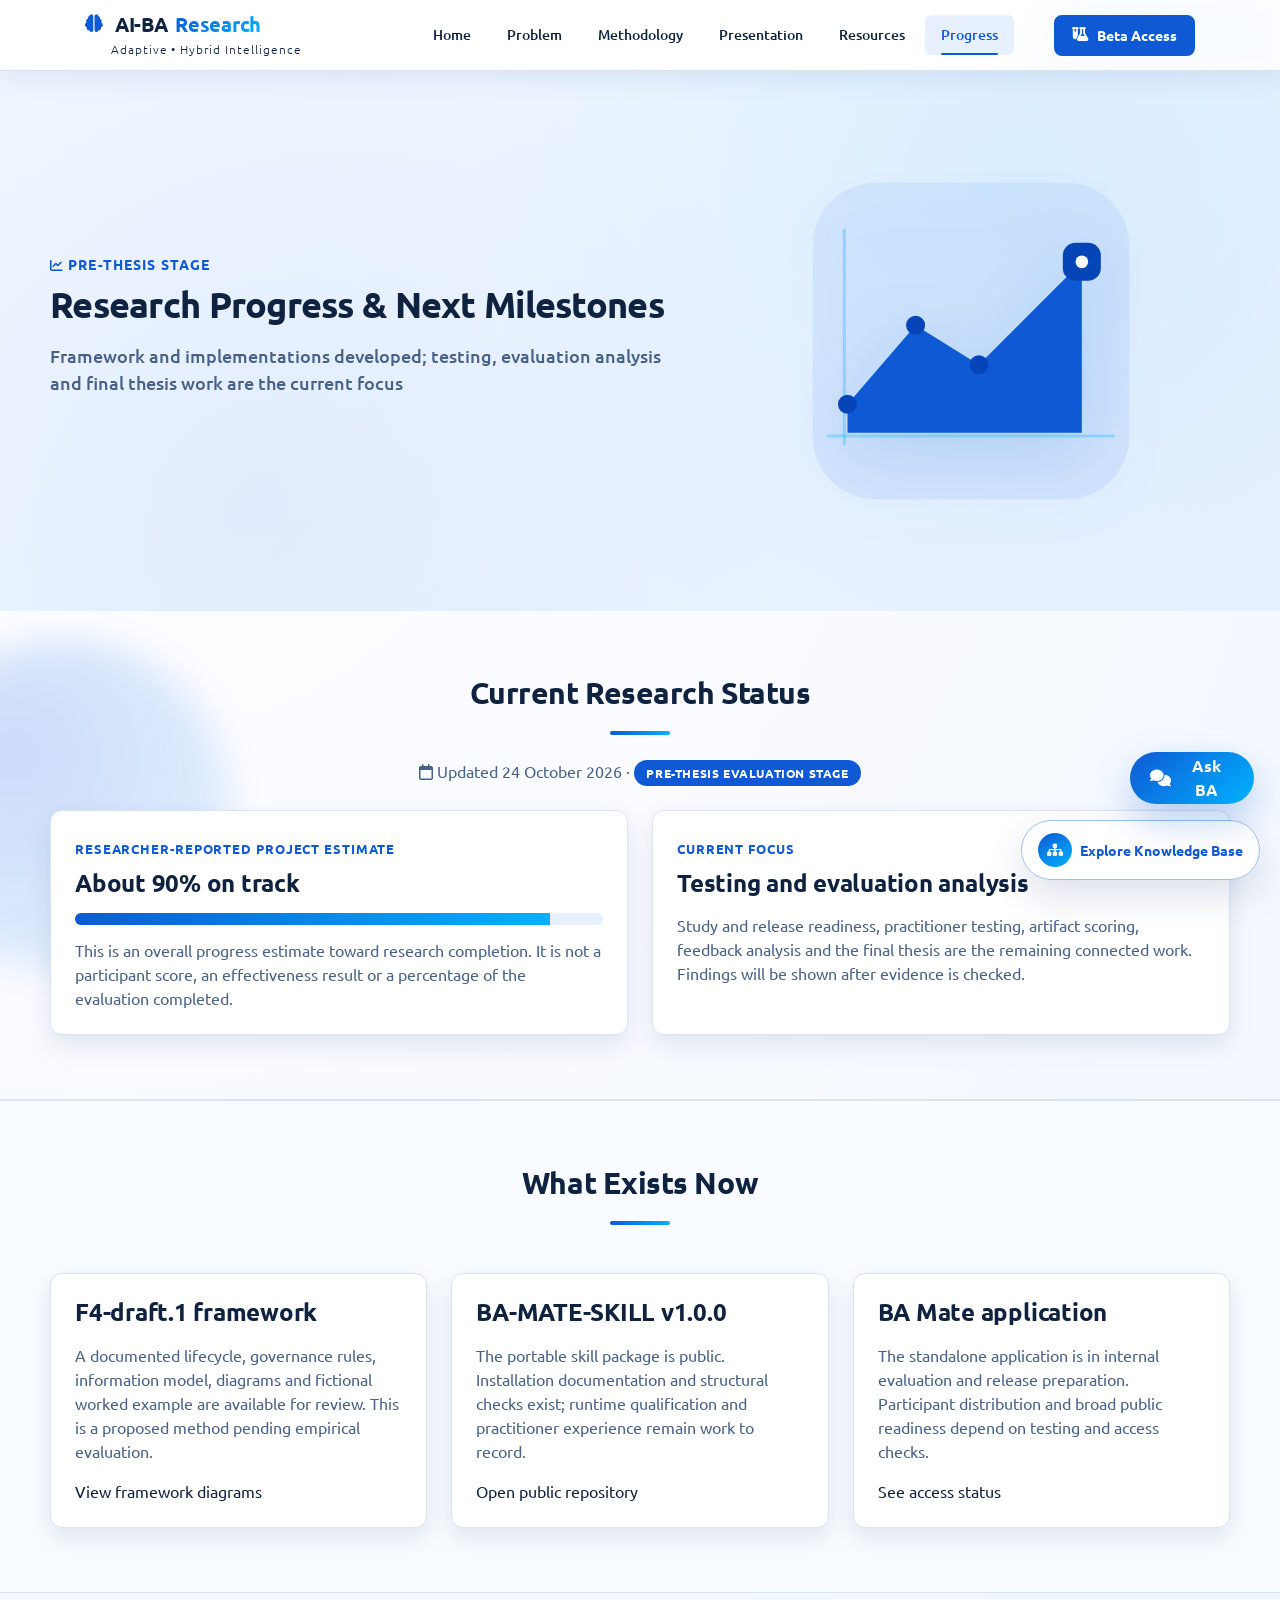
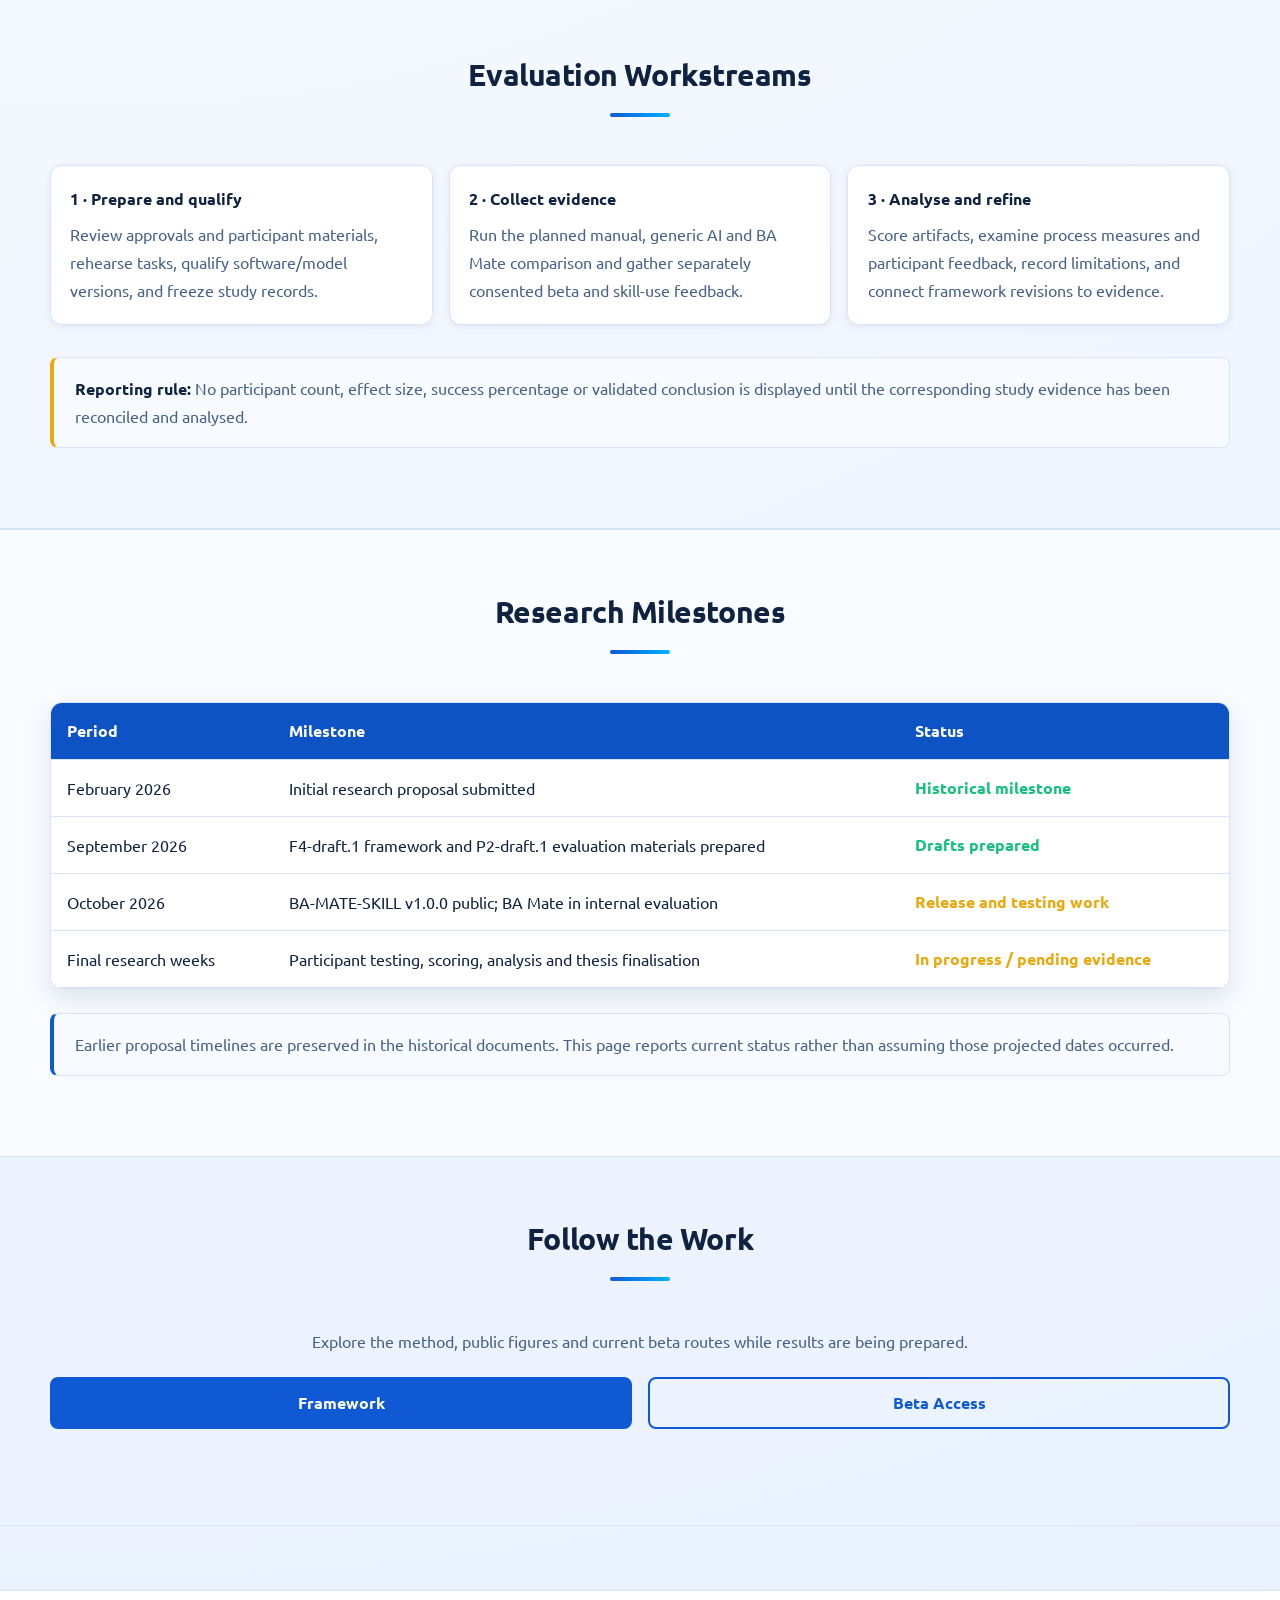
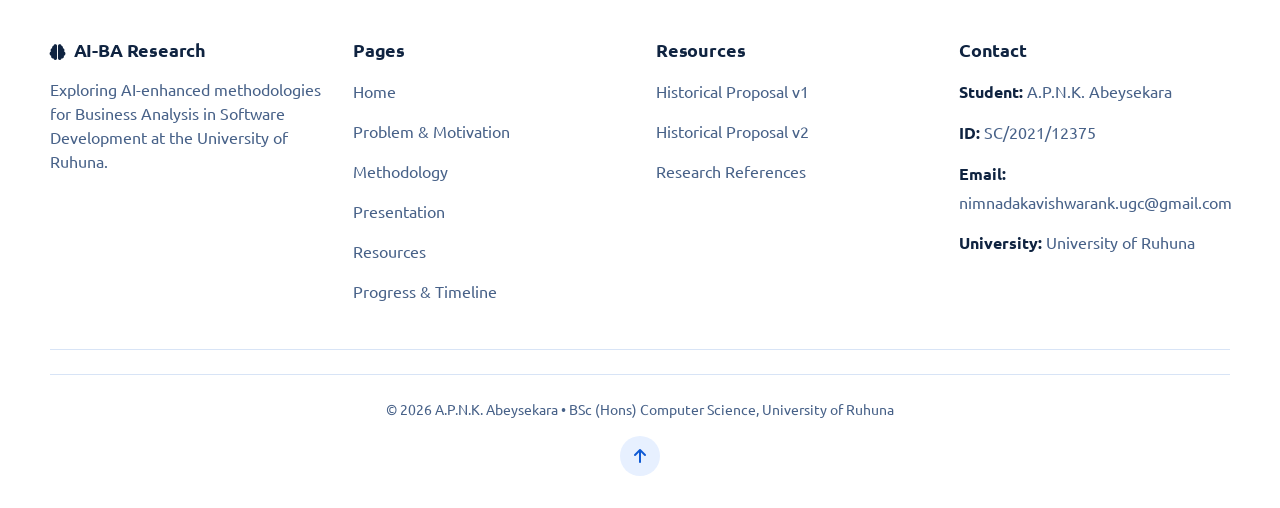
<file: progress.html>
<!DOCTYPE html>
<html lang="en">
<head>
    <meta charset="UTF-8">
    <meta name="viewport" content="width=device-width, initial-scale=1.0">
    <title>Progress & Timeline | AI-Enhanced BA Research</title>
    <link rel="icon" href="data:,">
    <meta name="description" content="Pre-thesis research progress, evaluation workstreams, public skill and BA Mate application status.">
    
    <link rel="preconnect" href="https://fonts.googleapis.com">
    <link rel="preconnect" href="https://fonts.gstatic.com" crossorigin>
    <link href="https://fonts.googleapis.com/css2?family=Ubuntu:wght@300;400;500;700&display=swap" rel="stylesheet">
    <link rel="stylesheet" href="https://cdnjs.cloudflare.com/ajax/libs/font-awesome/6.5.2/css/all.min.css">
    
    <link rel="stylesheet" href="css/variables.css">
    <link rel="stylesheet" href="css/base.css">
    <link rel="stylesheet" href="css/animations.css">
    <link rel="stylesheet" href="css/responsive.css">
    <link rel="stylesheet" href="css/navbar.css">
    <link rel="stylesheet" href="css/components.css">
    
    <link rel="stylesheet" href="css/research-update.css">

    <script type="module" src="js/main.js" defer></script>
</head>
<body>
    <div class="bg-shape bg-shape-1" aria-hidden="true"></div>
    <div class="bg-shape bg-shape-2" aria-hidden="true"></div>

    <nav class="navbar at-top" id="top">
        <div class="nav-container container">
            <div class="logo" aria-label="Website logo">
                <h2><i class="fa-solid fa-brain"></i> AI-BA<span>Research</span></h2>
                <p class="tagline">Adaptive • Hybrid Intelligence</p>
            </div>

            <button class="menu-toggle" id="menu-toggle" aria-label="Open navigation menu" aria-expanded="false" aria-controls="nav-links">
                <span></span><span></span><span></span>
            </button>

            <ul class="nav-links" id="nav-links">
                <li><a href="index.html">Home</a></li>
                <li><a href="problem.html">Problem</a></li>
                <li><a href="methodology.html">Methodology</a></li>
                <li><a href="presentation.html">Presentation</a></li>
                <li><a href="resources.html">Resources</a></li>
                <li><a href="progress.html" class="active">Progress</a></li>
                <li class="mobile-only">
                    <a href="beta.html">Beta Access</a>
                </li>
            </ul>

            <div class="nav-actions">
                <a href="beta.html" class="btn btn-primary">
                    <i class="fa-solid fa-flask-vial"></i> Beta Access
                </a>
            </div>
        </div>
    </nav>

    <header class="hero hero-short">
        <div class="hero-content container reveal">
            <div class="hero-text">
                <p class="kicker"><i class="fa-solid fa-chart-line"></i> Pre-thesis stage</p>
                <h1>Research Progress & Next Milestones</h1>
                <p class="subtitle">Framework and implementations developed; testing, evaluation analysis and final thesis work are the current focus</p>
            </div>
            
            <div class="hero-graphic">
                <svg viewBox="0 0 240 240" fill="none" xmlns="http://www.w3.org/2000/svg">
                    <!-- Rounded Rectangle Base -->
                    <rect x="20" y="20" width="200" height="200" rx="40" fill="url(#grad1)" opacity="0.08"/>
                    
                    <!-- Base Axis Lines -->
                    <line x1="30" y1="180" x2="210" y2="180" stroke="#00b2ff" stroke-width="2" stroke-linecap="round" opacity="0.3"/>
                    <line x1="40" y1="185" x2="40" y2="50" stroke="#00b2ff" stroke-width="2" stroke-linecap="round" opacity="0.3"/>
                    
                    <!-- Chart Background Area - Solid vibrantly filled -->
                    <path d="M42 178 L42 160 L85 110 L125 135 L190 70 L190 178 Z" fill="#0f5ad4" class="svg-fade-in" style="transform-origin: 116px 144px;"/>
                    
                    <!-- Traced Line Graph -->
                    <path d="M42 160 L85 110 L125 135 L190 70" stroke="#00b2ff" stroke-width="6" stroke-linecap="round" stroke-linejoin="round" fill="none" class="svg-draw" pathLength="100"/>
                    
                    <!-- Nodes fading in synced with the line drawing -->
                    <circle cx="42" cy="160" r="6" fill="#0645b7" class="svg-fade-in" style="transform-origin: 42px 160px;"/>
                    <circle cx="85" cy="110" r="6" fill="#0645b7" class="svg-fade-in-delayed" style="transform-origin: 85px 110px;"/>
                    <circle cx="125" cy="135" r="6" fill="#0645b7" class="svg-fade-in-delayed-2" style="transform-origin: 125px 135px;"/>

                    <!-- Final Highlighted Node Area -->
                    <g class="svg-fade-in-delayed-2" style="transform-origin: 190px 70px;">
                        <!-- Solid internal marker -->
                        <rect x="178" y="58" width="24" height="24" rx="8" fill="#0645b7"/>
                        <!-- White glowing dot inside -->
                        <circle cx="190" cy="70" r="4" fill="#fff" class="svg-pulse" style="animation-delay: 1.5s;"/>
                    </g>
                    <!-- External hollow stroke marker tracing around it -->
                    <rect x="174" y="54" width="32" height="32" rx="10" stroke="#00b2ff" stroke-width="3" fill="none" class="svg-draw-delayed-2" pathLength="100"/>
                    
                    <defs>
                        <linearGradient id="grad1" x1="0" y1="0" x2="240" y2="240">
                            <stop stop-color="#0f5ad4"/><stop offset="1" stop-color="#00b2ff"/>
                        </linearGradient>
                    </defs>
                </svg>
            </div>
        </div>
    </header>

    <section class="section">
        <div class="container reveal">
            <h2 class="section-title">Current Research Status</h2>
            <p class="update-date text-center"><i class="fa-regular fa-calendar"></i> Updated 24 October 2026 · <span class="badge primary">Pre-thesis evaluation stage</span></p>
            <div class="grid-2">
                <div class="card"><span class="eyebrow">Researcher-reported project estimate</span><h3>About 90% on track</h3><div class="progress-track" role="img" aria-label="Researcher's estimate: 90 percent on track"><span></span></div><p>This is an overall progress estimate toward research completion. It is not a participant score, an effectiveness result or a percentage of the evaluation completed.</p></div>
                <div class="card"><span class="eyebrow">Current focus</span><h3>Testing and evaluation analysis</h3><p>Study and release readiness, practitioner testing, artifact scoring, feedback analysis and the final thesis are the remaining connected work. Findings will be shown after evidence is checked.</p></div>
            </div>
        </div>
    </section>

    <section class="section bg-light">
        <div class="container reveal">
            <h2 class="section-title">What Exists Now</h2>
            <div class="grid-3">
                <div class="card"><h3>F4-draft.1 framework</h3><p>A documented lifecycle, governance rules, information model, diagrams and fictional worked example are available for review. This is a proposed method pending empirical evaluation.</p><a href="methodology.html#diagrams">View framework diagrams</a></div>
                <div class="card"><h3>BA-MATE-SKILL v1.0.0</h3><p>The portable skill package is public. Installation documentation and structural checks exist; runtime qualification and practitioner experience remain work to record.</p><a href="https://github.com/NimnadaUGC/BA-MATE-SKILL" target="_blank" rel="noopener noreferrer">Open public repository</a></div>
                <div class="card"><h3>BA Mate application</h3><p>The standalone application is in internal evaluation and release preparation. Participant distribution and broad public readiness depend on testing and access checks.</p><a href="beta.html">See access status</a></div>
            </div>
        </div>
    </section>

    <section class="section">
        <div class="container reveal">
            <h2 class="section-title">Evaluation Workstreams</h2>
            <ol class="stage-list">
                <li><strong>1 · Prepare and qualify</strong><span>Review approvals and participant materials, rehearse tasks, qualify software/model versions, and freeze study records.</span></li>
                <li><strong>2 · Collect evidence</strong><span>Run the planned manual, generic AI and BA Mate comparison and gather separately consented beta and skill-use feedback.</span></li>
                <li><strong>3 · Analyse and refine</strong><span>Score artifacts, examine process measures and participant feedback, record limitations, and connect framework revisions to evidence.</span></li>
            </ol>
            <p class="research-note warning" style="margin-top:1.5rem"><strong>Reporting rule:</strong> No participant count, effect size, success percentage or validated conclusion is displayed until the corresponding study evidence has been reconciled and analysed.</p>
        </div>
    </section>

    <section class="section bg-light">
        <div class="container reveal">
            <h2 class="section-title">Research Milestones</h2>
            <div class="table-wrap"><table class="timeline-table"><thead><tr><th>Period</th><th>Milestone</th><th>Status</th></tr></thead><tbody>
                <tr><td>February 2026</td><td>Initial research proposal submitted</td><td class="status-complete">Historical milestone</td></tr>
                <tr><td>September 2026</td><td>F4-draft.1 framework and P2-draft.1 evaluation materials prepared</td><td class="status-complete">Drafts prepared</td></tr>
                <tr><td>October 2026</td><td>BA-MATE-SKILL v1.0.0 public; BA Mate in internal evaluation</td><td class="status-inprogress">Release and testing work</td></tr>
                <tr><td>Final research weeks</td><td>Participant testing, scoring, analysis and thesis finalisation</td><td class="status-inprogress">In progress / pending evidence</td></tr>
            </tbody></table></div>
            <p class="research-note" style="margin-top:1.5rem">Earlier proposal timelines are preserved in the historical documents. This page reports current status rather than assuming those projected dates occurred.</p>
        </div>
    </section>

    <section class="section">
        <div class="container reveal text-center"><h2 class="section-title">Follow the Work</h2><p class="section-intro">Explore the method, public figures and current beta routes while results are being prepared.</p><div class="hero-buttons" style="justify-content:center"><a href="methodology.html" class="btn btn-primary">Framework</a><a href="beta.html" class="btn btn-secondary">Beta Access</a></div></div>
    </section>

    <footer>
        <div class="container">
            <div class="footer-content">
                <div class="footer-section">
                    <h3><i class="fa-solid fa-brain"></i> AI-BA Research</h3>
                    <p>Exploring AI-enhanced methodologies for Business Analysis in Software Development at the University of Ruhuna.</p>
                </div>

                <div class="footer-section">
                    <h3>Pages</h3>
                    <ul>
                        <li><a href="index.html">Home</a></li>
                        <li><a href="problem.html">Problem & Motivation</a></li>
                        <li><a href="methodology.html">Methodology</a></li>
                        <li><a href="presentation.html">Presentation</a></li>
                        <li><a href="resources.html">Resources</a></li>
                        <li><a href="progress.html">Progress & Timeline</a></li>
                    </ul>
                </div>

                <div class="footer-section">
                    <h3>Resources</h3>
                    <ul>
                        <li><a href="assets/Research Proposal/Final Year Research Proposal v1.pdf" target="_blank" rel="noopener noreferrer">Historical Proposal v1</a></li>
                        <li><a href="assets/Research Proposal/Final Year Research Proposal v2.pdf" target="_blank" rel="noopener noreferrer">Historical Proposal v2</a></li>
                        <li><a href="resources.html">Research References</a></li>
                    </ul>
                </div>

                <div class="footer-section">
                    <h3>Contact</h3>
                    <ul>
                        <li><strong>Student:</strong> A.P.N.K. Abeysekara</li>
                        <li><strong>ID:</strong> SC/2021/12375</li>
                        <li><strong>Email:</strong> <a href="mailto:nimnadakavishwarank.ugc@gmail.com">nimnadakavishwarank.ugc@gmail.com</a></li>
                        <li><strong>University:</strong> University of Ruhuna</li>
                    </ul>
                </div>
            </div>

            <div class="footer-divider"></div>

            <div class="footer-bottom">
                <p>&copy; <span id="year"></span> A.P.N.K. Abeysekara • BSc (Hons) Computer Science, University of Ruhuna</p>
                <div class="footer-socials">
                    <a href="#top" title="Back to top" aria-label="Back to top">
                        <i class="fa-solid fa-arrow-up"></i>
                    </a>
                </div>
            </div>
        </div>
    </footer>

    <script src="js/pages/footer-year.js" defer></script>
</body>
</html>
</file>
<file: css/variables.css>
/* ============================================================================
   DESIGN TOKENS & VARIABLES
   ========================================================================== */

:root {
    /* Colors */
    --nav-height: 70px;
    --bg: #f2f7ff;
    --bg-soft: #e7f0ff;
    --surface: #ffffff;
    --surface-alt: #f7fbff;
    --text: #0f2340;
    --text-soft: #476188;
    --text-lighter: #6b8ab5;
    --line: #d8e4f6;
    --primary: #0f5ad4;
    --primary-strong: #0645b7;
    --primary-light: #4a8fe7;
    --accent: #00b2ff;
    --accent-secondary: #00d9ff;
    --success: #14c07c;
    --warning: #e9a80b;
    --danger: #dc3545;
    --info: #17a2b8;

    /* Shadows */
    --shadow: 0 16px 40px rgba(8, 42, 105, 0.14);
    --shadow-soft: 0 10px 24px rgba(7, 36, 92, 0.1);
    --shadow-xs: 0 2px 8px rgba(7, 36, 92, 0.08);
    --shadow-lg: 0 24px 56px rgba(8, 42, 105, 0.18);
    --shadow-inset: inset 0 2px 4px rgba(0, 0, 0, 0.05);

    /* Typography */
    --font-family: "Ubuntu", -apple-system, BlinkMacSystemFont, "Segoe UI", sans-serif;
    --font-mono: "Courier New", monospace;
    --font-size-xs: 0.75rem;      /* 12px */
    --font-size-sm: 0.875rem;     /* 14px */
    --font-size-base: 1rem;       /* 16px */
    --font-size-lg: 1.125rem;     /* 18px */
    --font-size-xl: 1.25rem;      /* 20px */
    --font-size-2xl: 1.5rem;      /* 24px */
    --font-size-3xl: 1.875rem;    /* 30px */
    --font-size-4xl: 2.25rem;     /* 36px */
    --font-size-5xl: 3rem;        /* 48px */

    --font-weight-light: 300;
    --font-weight-normal: 400;
    --font-weight-medium: 500;
    --font-weight-semibold: 600;
    --font-weight-bold: 700;

    --line-height-tight: 1.2;
    --line-height-normal: 1.5;
    --line-height-relaxed: 1.75;
    --line-height-loose: 2;

    /* Spacing */
    --space-0: 0;
    --space-1: 0.25rem;   /* 4px */
    --space-2: 0.5rem;    /* 8px */
    --space-3: 0.75rem;   /* 12px */
    --space-4: 1rem;      /* 16px */
    --space-5: 1.25rem;   /* 20px */
    --space-6: 1.5rem;    /* 24px */
    --space-7: 1.75rem;   /* 28px */
    --space-8: 2rem;      /* 32px */
    --space-9: 2.25rem;   /* 36px */
    --space-10: 2.5rem;   /* 40px */
    --space-12: 3rem;     /* 48px */
    --space-16: 4rem;     /* 64px */
    --space-20: 5rem;     /* 80px */
    --space-24: 6rem;     /* 96px */

    /* Breakpoints */
    --bp-mobile: 375px;
    --bp-tablet: 768px;
    --bp-desktop: 1024px;
    --bp-wide: 1200px;
    --bp-ultra: 1440px;

    /* Border Radius */
    --radius-none: 0;
    --radius-xs: 2px;
    --radius-sm: 4px;
    --radius-md: 6px;
    --radius-lg: 8px;
    --radius-xl: 12px;
    --radius-2xl: 16px;
    --radius-3xl: 24px;
    --radius-full: 999px;

    /* Transitions */
    --transition-fast: 150ms ease;
    --transition-base: 250ms ease;
    --transition-slow: 350ms ease;
    --transition-slower: 500ms ease;
    --transition-timing-ease: cubic-bezier(0.25, 0.46, 0.45, 0.94);
    --transition-timing-ease-out: cubic-bezier(0.33, 0.66, 0.66, 1);

    /* Z-Index Stack */
    --z-hide: -1;
    --z-base: 0;
    --z-dropdown: 100;
    --z-sticky: 110;
    --z-fixed: 120;
    --z-modal-backdrop: 130;
    --z-modal: 140;
    --z-popover: 150;
    --z-notification: 160;

    /* Container */
    --container-max: 1180px;
    --container-padding: 2.2rem;
}

/* Dark mode / alternative theme (future) */
@media (prefers-color-scheme: dark) {
    :root {
        --bg: #0a1428;
        --bg-soft: #141d2f;
        --surface: #1a2332;
        --surface-alt: #0f1621;
        --text: #e8f0ff;
        --text-soft: #a0b5d8;
        --text-lighter: #7a8fa0;
        --line: #2a3a52;
        --primary: #4a8fe7;
        --primary-strong: #6ba2f5;
        --accent: #00d9ff;
    }
}

/* Print media */
@media print {
    :root {
        --shadow: none;
        --shadow-soft: none;
        --shadow-xs: none;
        --shadow-lg: none;
    }
}
</file>
<file: css/base.css>
/* ============================================================================
   BASE STYLES & TYPOGRAPHY
   ========================================================================== */

* {
    margin: 0;
    padding: 0;
    box-sizing: border-box;
}

html {
    scroll-behavior: smooth;
    font-size: 16px;
    -webkit-font-smoothing: antialiased;
    -moz-osx-font-smoothing: grayscale;
}

body {
    font-family: var(--font-family);
    background: radial-gradient(circle at 8% 8%, #fefeff 0%, var(--bg) 45%, var(--bg-soft) 100%);
    color: var(--text);
    line-height: var(--line-height-normal);
    min-height: 100vh;
    transition: background var(--transition-base), color var(--transition-base);
    overflow-x: hidden;
    animation: fadeInPage 0.6s ease-out forwards;
}

@keyframes fadeInPage {
    from {
        opacity: 0;
    }
    to {
        opacity: 1;
    }
}

/* ============================================================================
   TYPOGRAPHY
   ========================================================================== */

a {
    color: inherit;
    text-decoration: none;
    transition: color var(--transition-fast);
}

a:hover {
    color: var(--primary);
}

button, input, select, textarea {
    font-family: inherit;
    font-size: inherit;
    line-height: inherit;
}

button {
    cursor: pointer;
}

/* ============================================================================
   TYPOGRAPHY
   ========================================================================== */

h1, h2, h3, h4, h5, h6 {
    font-weight: var(--font-weight-bold);
    line-height: var(--line-height-tight);
    color: var(--text);
    margin-bottom: var(--space-4);
}

h1 {
    font-size: var(--font-size-4xl);
    letter-spacing: -0.02em;
}

h2 {
    font-size: var(--font-size-3xl);
    letter-spacing: -0.015em;
}

h3 {
    font-size: var(--font-size-2xl);
    letter-spacing: -0.01em;
}

h4 {
    font-size: var(--font-size-xl);
}

h5 {
    font-size: var(--font-size-lg);
}

h6 {
    font-size: var(--font-size-base);
    text-transform: uppercase;
    letter-spacing: 0.05em;
    color: var(--text-soft);
}

h1 i, h2 i, h3 i, h4 i, h5 i, h6 i {
    font-size: 0.88em;
    margin-right: var(--space-1);
    vertical-align: -0.08em;
}

p {
    margin-bottom: var(--space-4);
    color: var(--text-soft);
    font-size: var(--font-size-base);
}

p.subtitle {
    font-size: var(--font-size-lg);
    color: var(--text-soft);
    font-weight: var(--font-weight-medium);
}

p.kicker {
    font-size: var(--font-size-sm);
    font-weight: var(--font-weight-semibold);
    color: var(--primary);
    text-transform: uppercase;
    letter-spacing: 0.08em;
    margin-bottom: var(--space-2);
}

p.kicker i {
    font-size: 0.9em;
}

p.small-note {
    font-size: var(--font-size-sm);
    color: var(--text-lighter);
    font-style: italic;
    margin-top: var(--space-4);
}

strong, .font-bold {
    font-weight: var(--font-weight-bold);
    color: var(--text);
}

em, .font-italic {
    font-style: italic;
}

small, .font-sm {
    font-size: var(--font-size-sm);
    color: var(--text-soft);
}

ul, ol {
    margin-left: var(--space-6);
    margin-bottom: var(--space-4);
}

li {
    margin-bottom: var(--space-2);
    color: var(--text-soft);
    line-height: var(--line-height-relaxed);
}

li strong {
    color: var(--text);
}

blockquote {
    border-left: 4px solid var(--primary);
    padding-left: var(--space-4);
    margin-left: 0;
    margin-bottom: var(--space-4);
    color: var(--text-soft);
    font-style: italic;
}

code {
    background: var(--bg-soft);
    color: var(--primary-strong);
    padding: var(--space-1) var(--space-2);
    border-radius: var(--radius-sm);
    font-family: var(--font-mono);
    font-size: 0.9em;
}

pre {
    background: var(--surface-alt);
    border: 1px solid var(--line);
    border-radius: var(--radius-lg);
    padding: var(--space-4);
    overflow-x: auto;
    margin-bottom: var(--space-4);
    font-family: var(--font-mono);
    font-size: var(--font-size-sm);
    line-height: var(--line-height-normal);
}

pre code {
    background: none;
    color: var(--text);
    padding: 0;
    border-radius: 0;
}

/* ============================================================================
   LAYOUT PRIMITIVESCS
   ========================================================================== */

.container {
    width: min(var(--container-max), calc(100% - var(--container-padding)));
    margin-left: auto;
    margin-right: auto;
}

.container.narrow {
    max-width: 900px;
}

.container.wide {
    max-width: 1400px;
}

/* Grids */
.grid {
    display: grid;
    gap: var(--space-6);
}

.grid-2 {
    display: grid;
    grid-template-columns: repeat(auto-fit, minmax(300px, 1fr));
    gap: var(--space-6);
}

.grid-3 {
    display: grid;
    grid-template-columns: repeat(auto-fit, minmax(280px, 1fr));
    gap: var(--space-6);
}

.grid-4 {
    display: grid;
    grid-template-columns: repeat(auto-fit, minmax(240px, 1fr));
    gap: var(--space-6);
}

.flex {
    display: flex;
    gap: var(--space-4);
}

.flex-center {
    display: flex;
    align-items: center;
    justify-content: center;
    gap: var(--space-4);
}

.flex-between {
    display: flex;
    align-items: center;
    justify-content: space-between;
    gap: var(--space-4);
}

.flex-col {
    display: flex;
    flex-direction: column;
    gap: var(--space-4);
}

/* Sections */
section {
    padding: var(--space-16) 0;
    position: relative;
}

section.section {
    border-bottom: 1px solid var(--line);
}

section.section:last-of-type {
    border-bottom: none;
}

/* ============================================================================
   UTILITY CLASSES
   ========================================================================== */

/* Spacing */
.mt-1 { margin-top: var(--space-1); }
.mt-2 { margin-top: var(--space-2); }
.mt-4 { margin-top: var(--space-4); }
.mt-6 { margin-top: var(--space-6); }
.mt-8 { margin-top: var(--space-8); }
.mt-12 { margin-top: var(--space-12); }

.mb-1 { margin-bottom: var(--space-1); }
.mb-2 { margin-bottom: var(--space-2); }
.mb-4 { margin-bottom: var(--space-4); }
.mb-6 { margin-bottom: var(--space-6); }
.mb-8 { margin-bottom: var(--space-8); }
.mb-12 { margin-bottom: var(--space-12); }
.mb-0 { margin-bottom: 0; }

.mx-auto { margin-left: auto; margin-right: auto; }

.p-4 { padding: var(--space-4); }
.p-6 { padding: var(--space-6); }
.p-8 { padding: var(--space-8); }

/* Text utilities */
.text-center { text-align: center; }
.text-right { text-align: right; }
.text-left { text-align: left; }

.text-primary { color: var(--primary); }
.text-accent { color: var(--accent); }
.text-success { color: var(--success); }
.text-warning { color: var(--warning); }
.text-danger { color: var(--danger); }
.text-soft { color: var(--text-soft); }
.text-lighter { color: var(--text-lighter); }

.text-xs { font-size: var(--font-size-xs); }
.text-sm { font-size: var(--font-size-sm); }
.text-lg { font-size: var(--font-size-lg); }
.text-xl { font-size: var(--font-size-xl); }
.text-2xl { font-size: var(--font-size-2xl); }

.text-bold { font-weight: var(--font-weight-bold); }
.text-semibold { font-weight: var(--font-weight-semibold); }
.text-medium { font-weight: var(--font-weight-medium); }
.text-light { font-weight: var(--font-weight-light); }

/* Layout helpers */
.hero-short { min-height: 60vh !important; }
.flex-wrap { flex-wrap: wrap; }

/* Reusable UI helpers */
.feature-icon {
    font-size: 2.5rem;
    margin-bottom: var(--space-4);
    line-height: 1;
}

.feature-icon-lg {
    font-size: 3rem;
}

.section-actions {
    display: flex;
    align-items: center;
    flex-wrap: wrap;
    gap: var(--space-4);
    justify-content: center;
}

.section-actions .btn {
    min-width: 170px;
}

.divider-top {
    margin-top: var(--space-4);
    padding-top: var(--space-4);
    border-top: 1px solid var(--line);
}

.highlight-box {
    margin-top: var(--space-6);
    padding: var(--space-4);
    background: var(--bg-soft);
    border-radius: var(--radius-lg);
}

.accent-top-primary { border-top: 4px solid var(--primary); }
.accent-top-warning { border-top: 4px solid var(--warning); }
.accent-top-danger { border-top: 4px solid var(--danger); }

/* Display utilities */
.block { display: block; }
.inline { display: inline; }
.inline-block { display: inline-block; }
.hidden { display: none !important; }
.visible { visibility: visible; }
.invisible { visibility: hidden; }

.sr-only {
    position: absolute;
    width: 1px;
    height: 1px;
    padding: 0;
    margin: -1px;
    overflow: hidden;
    clip: rect(0, 0, 0, 0);
    white-space: nowrap;
    border-width: 0;
}

/* Opacity */
.opacity-50 { opacity: 0.5; }
.opacity-75 { opacity: 0.75; }

/* Misc */
.no-wrap { white-space: nowrap; }
.truncate { overflow: hidden; text-overflow: ellipsis; white-space: nowrap; }
.line-clamp-2 {
    display: -webkit-box;
    -webkit-line-clamp: 2;
    line-clamp: 2;
    -webkit-box-orient: vertical;
    overflow: hidden;
}

.clearfix::after {
    content: "";
    display: table;
    clear: both;
}

/* ============================================================================
   SECTION TITLES
   ========================================================================== */

.section-title {
    font-size: var(--font-size-3xl);
    font-weight: var(--font-weight-bold);
    letter-spacing: -0.015em;
    margin-bottom: var(--space-12);
    text-align: center;
    color: var(--text);
    position: relative;
    padding-bottom: var(--space-6);
}

.section-title::after {
    content: "";
    position: absolute;
    bottom: 0;
    left: 50%;
    transform: translateX(-50%);
    width: 60px;
    height: 4px;
    background: linear-gradient(to right, var(--primary), var(--accent));
    border-radius: var(--radius-full);
}

/* ============================================================================
   CARDS & BOXES
   ========================================================================== */

.card {
    background: var(--surface);
    border: 1px solid var(--line);
    border-radius: var(--radius-xl);
    padding: var(--space-6);
    transition: all 0.4s cubic-bezier(0.2, 0.8, 0.2, 1);
    box-shadow: var(--shadow-soft);
}

.card:hover {
    border-color: var(--primary-light);
    box-shadow: 0 12px 24px -10px rgba(15, 90, 212, 0.15);
    transform: translateY(-4px);
}

.card.interactive {
    cursor: pointer;
}

.box {
    background: var(--surface-alt);
    border: 1px solid var(--line);
    border-radius: var(--radius-lg);
    padding: var(--space-4);
}

/* ============================================================================
   BUTTON STYLES
   ========================================================================== */

.btn {
    display: inline-flex;
    align-items: center;
    justify-content: center;
    gap: var(--space-2);
    padding: var(--space-3) var(--space-6);
    font-size: var(--font-size-base);
    font-weight: var(--font-weight-semibold);
    border: 2px solid transparent;
    border-radius: var(--radius-lg);
    cursor: pointer;
    transition: all var(--transition-fast);
    text-decoration: none;
    white-space: nowrap;
    user-select: none;
    outline: none;
}

.btn i {
    font-size: 0.95em;
    line-height: 1;
}

.btn:focus {
    outline: 2px solid var(--primary);
    outline-offset: 2px;
}

.btn.btn-primary {
    background: var(--primary);
    color: white;
    border-color: var(--primary);
}

.btn.btn-primary:hover {
    background: var(--primary-strong);
    border-color: var(--primary-strong);
    box-shadow: 0 8px 20px rgba(15, 90, 212, 0.3);
}

.btn.btn-primary:active {
    transform: scale(0.98);
}

.btn.btn-secondary {
    background: transparent;
    color: var(--primary);
    border-color: var(--primary);
}

.btn.btn-secondary:hover {
    background: var(--bg-soft);
    border-color: var(--primary-strong);
}

.btn.btn-ghost {
    background: transparent;
    color: var(--text);
    border-color: var(--line);
}

.btn.btn-ghost:hover {
    background: var(--surface-alt);
    color: var(--primary);
}

.btn.btn-sm {
    padding: var(--space-2) var(--space-4);
    font-size: var(--font-size-sm);
    min-height: 38px;
}

.btn.btn-lg {
    padding: var(--space-4) var(--space-8);
    font-size: var(--font-size-lg);
    min-height: 48px;
}

.btn:disabled {
    opacity: 0.6;
    cursor: not-allowed;
}

/* ============================================================================
   BADGES & PILLS
   ========================================================================== */

.badge {
    display: inline-block;
    padding: var(--space-1) var(--space-3);
    font-size: var(--font-size-xs);
    font-weight: var(--font-weight-semibold);
    border-radius: var(--radius-full);
    background: var(--bg-soft);
    color: var(--primary);
    text-transform: uppercase;
    letter-spacing: 0.05em;
}

.badge.primary {
    background: var(--primary);
    color: white;
}

.badge.success {
    background: var(--success);
    color: white;
}

.badge.warning {
    background: var(--warning);
    color: white;
}

.badge.danger {
    background: var(--danger);
    color: white;
}
</file>
<file: css/animations.css>
/* ============================================================================
   ANIMATIONS & TRANSITIONS
   ========================================================================== */

/* ============================================================================
   KEYFRAME ANIMATIONS
   ========================================================================== */

@keyframes fadeIn {
    from {
        opacity: 0;
    }
    to {
        opacity: 1;
    }
}

@keyframes slideUp {
    from {
        opacity: 0;
        transform: translateY(40px);
    }
    to {
        opacity: 1;
        transform: translateY(0);
    }
}

@keyframes slideDown {
    from {
        opacity: 0;
        transform: translateY(-40px);
    }
    to {
        opacity: 1;
        transform: translateY(0);
    }
}

@keyframes slideLeft {
    from {
        opacity: 0;
        transform: translateX(40px);
    }
    to {
        opacity: 1;
        transform: translateX(0);
    }
}

@keyframes slideRight {
    from {
        opacity: 0;
        transform: translateX(-40px);
    }
    to {
        opacity: 1;
        transform: translateX(0);
    }
}

@keyframes scaleIn {
    from {
        opacity: 0;
        transform: scale(0.95);
    }
    to {
        opacity: 1;
        transform: scale(1);
    }
}

@keyframes drift {
    0%, 100% {
        transform: translate(0, 0);
    }
    25% {
        transform: translate(-30px, 20px);
    }
    50% {
        transform: translate(20px, -30px);
    }
    75% {
        transform: translate(-20px, -20px);
    }
}

@keyframes pulse {
    0%, 100% {
        opacity: 1;
    }
    50% {
        opacity: 0.6;
    }
}

@keyframes shimmer {
    0% {
        background-position: -1000px 0;
    }
    100% {
        background-position: 1000px 0;
    }
}

@keyframes bounce {
    0%, 100% {
        transform: translateY(0);
    }
    50% {
        transform: translateY(-10px);
    }
}

@keyframes spin {
    from {
        transform: rotate(0deg);
    }
    to {
        transform: rotate(360deg);
    }
}

/* Page Flip Animation */
@keyframes pageFlipIn {
    0% {
        opacity: 0;
        transform: translateX(100px) rotateY(90deg);
    }
    100% {
        opacity: 1;
        transform: translateX(0) rotateY(0);
    }
}

@keyframes pageFlipOut {
    0% {
        opacity: 1;
        transform: translateX(0) rotateY(0);
    }
    100% {
        opacity: 0;
        transform: translateX(-100px) rotateY(-90deg);
    }
}

/* PDF Page Flip */
@keyframes pdfPageFlipNext {
    0% {
        opacity: 1;
        transform: translateX(0) rotateZ(0deg);
    }
    50% {
        opacity: 0.5;
    }
    100% {
        opacity: 0;
        transform: translateX(-80px) rotateZ(3deg);
    }
}

@keyframes pdfPageFlipPrev {
    0% {
        opacity: 1;
        transform: translateX(0) rotateZ(0deg);
    }
    50% {
        opacity: 0.5;
    }
    100% {
        opacity: 0;
        transform: translateX(80px) rotateZ(-3deg);
    }
}

@keyframes pdfPageEnter {
    0% {
        opacity: 0;
        transform: translateX(80px) rotateZ(-3deg);
    }
    100% {
        opacity: 1;
        transform: translateX(0) rotateZ(0deg);
    }
}

@keyframes slideTransition {
    0% {
        opacity: 0;
        transform: scale(0.985);
    }
    100% {
        opacity: 1;
        transform: scale(1);
    }
}

/* Modal/Backdrop */
@keyframes backdropFadeIn {
    from {
        opacity: 0;
        backdrop-filter: blur(0px);
    }
    to {
        opacity: 1;
        backdrop-filter: blur(4px);
    }
}

@keyframes modalScaleIn {
    from {
        opacity: 0;
        transform: scale(0.95) translateY(-20px);
    }
    to {
        opacity: 1;
        transform: scale(1) translateY(0);
    }
}

/* ============================================================================
   ANIMATION CLASSES
   ========================================================================== */

.animate-fade-in {
    animation: fadeIn var(--transition-base) ease;
}

.animate-slide-up {
    animation: slideUp var(--transition-base) ease;
}

.animate-slide-down {
    animation: slideDown var(--transition-base) ease;
}

.animate-slide-left {
    animation: slideLeft var(--transition-base) ease;
}

.animate-slide-right {
    animation: slideRight var(--transition-base) ease;
}

.animate-scale-in {
    animation: scaleIn var(--transition-base) ease;
}

.animate-slide-transition {
    animation: slideTransition var(--transition-base) ease;
}

.animate-bounce {
    animation: bounce 2s ease infinite;
}

.animate-pulse {
    animation: pulse 2s ease-in-out infinite;
}

.animate-spin {
    animation: spin 1s linear infinite;
}

/* ============================================================================
   SCROLL REVEAL ANIMATIONS
   ========================================================================== */

.reveal {
    opacity: 0;
    transform: translateY(40px);
    transition: opacity 0.8s cubic-bezier(0.2, 0.8, 0.2, 1), transform 0.8s cubic-bezier(0.2, 0.8, 0.2, 1);
}

.reveal.active {
    opacity: 1;
    transform: translateY(0);
}

.reveal.stagger-1 {
    transition-delay: 0.1s;
}

.reveal.stagger-2 {
    transition-delay: 0.2s;
}

.reveal.stagger-3 {
    transition-delay: 0.3s;
}

.reveal.stagger-4 {
    transition-delay: 0.4s;
}

.reveal.stagger-5 {
    transition-delay: 0.5s;
}

/* Alternative reveal variations */
.reveal-left {
    opacity: 0;
    transform: translateX(-40px);
}

.reveal-left.active {
    opacity: 1;
    transform: translateX(0);
}

.reveal-right {
    opacity: 0;
    transform: translateX(40px);
}

.reveal-right.active {
    opacity: 1;
    transform: translateX(0);
}

.reveal-scale {
    opacity: 0;
    transform: scale(0.95);
}

.reveal-scale.active {
    opacity: 1;
    transform: scale(1);
}

/* ============================================================================
   HOVER ANIMATIONS
   ========================================================================== */

.hover-lift {
    transition: transform var(--transition-fast), box-shadow var(--transition-fast);
}

.hover-lift:hover {
    transform: translateY(-4px);
    box-shadow: var(--shadow);
}

.hover-glow {
    transition: box-shadow var(--transition-fast);
}

.hover-glow:hover {
    box-shadow: 0 0 30px rgba(15, 90, 212, 0.3);
}

.hover-scale {
    transition: transform var(--transition-fast);
}

.hover-scale:hover {
    transform: scale(1.05);
}

/* ============================================================================
   BACKGROUND SHAPES & EFFECTS
   ========================================================================== */

.bg-shape {
    position: fixed;
    border-radius: 999px;
    filter: blur(18px);
    opacity: 0.55;
    pointer-events: none;
    z-index: var(--z-hide);
    animation: drift 14s ease-in-out infinite;
}

.bg-shape-1 {
    width: 380px;
    height: 380px;
    background: radial-gradient(circle at 30% 30%, rgba(42, 128, 255, 0.35), rgba(64, 198, 255, 0.2));
    top: -80px;
    right: -120px;
}

.bg-shape-2 {
    width: 330px;
    height: 330px;
    background: radial-gradient(circle at 35% 35%, rgba(7, 84, 222, 0.35), rgba(0, 151, 255, 0.15));
    bottom: -70px;
    left: -100px;
    animation-delay: 2.5s;
}

/* Gradient overlays */
.gradient-overlay {
    background: linear-gradient(135deg, rgba(15, 90, 212, 0.1) 0%, rgba(0, 178, 255, 0.1) 100%);
}

.gradient-primary-to-accent {
    background: linear-gradient(135deg, var(--primary) 0%, var(--accent) 100%);
}

/* ============================================================================
   TRANSITION UTILITIES
   ========================================================================== */

.transition-fast {
    transition: all var(--transition-fast) ease;
}

.transition-base {
    transition: all var(--transition-base) ease;
}

.transition-slow {
    transition: all var(--transition-slow) ease;
}

.transition-slower {
    transition: all var(--transition-slower) ease;
}

/* ============================================================================
   LOADING STATES
   ========================================================================== */

.loading {
    position: relative;
    pointer-events: none;
    opacity: 0.6;
}

.loading::after {
    content: "";
    position: absolute;
    top: 50%;
    left: 50%;
    width: 20px;
    height: 20px;
    margin: -10px 0 0 -10px;
    border: 2px solid var(--primary);
    border-radius: 50%;
    border-top-color: transparent;
    animation: spin 0.8s linear infinite;
}

.skeleton {
    background: linear-gradient(
        90deg,
        var(--surface-alt) 0%,
        var(--surface) 50%,
        var(--surface-alt) 100%
    );
    background-size: 200% 100%;
    animation: shimmer 1.5s infinite;
}

/* ============================================================================
   FOCUS & ACCESSIBILITY
   ========================================================================== */

:focus-visible {
    outline: 2px solid var(--primary);
    outline-offset: 2px;
}

button:focus-visible,
a:focus-visible,
input:focus-visible,
textarea:focus-visible,
select:focus-visible {
    outline: 2px solid var(--primary);
    outline-offset: 2px;
    border-radius: var(--radius-md);
}

/* Reduce motion for users who prefer it */
@media (prefers-reduced-motion: reduce) {
    *,
    *::before,
    *::after {
        animation-duration: 0.01ms !important;
        animation-iteration-count: 1 !important;
        transition-duration: 0.01ms !important;
        scroll-behavior: auto !important;
    }
}
</file>
<file: css/navbar.css>
/* ============================================================================
   NAVBAR & NAVIGATION
   ========================================================================== */

.navbar {
    position: sticky;
    top: 0;
    z-index: var(--z-fixed);
    backdrop-filter: blur(14px);
    border-bottom: 1px solid var(--line);
    background: var(--surface);
    box-shadow: 0 8px 24px rgba(10, 52, 120, 0.08);
    transition: background var(--transition-base), 
                border-color var(--transition-base),
                box-shadow var(--transition-base),
                backdrop-filter var(--transition-base);
}

.navbar.at-top {
    background: rgba(255, 255, 255, 0.9);
    border-bottom-color: var(--line);
    backdrop-filter: blur(12px);
    box-shadow: 0 8px 24px rgba(10, 52, 120, 0.08);
}

.navbar.at-top .logo h2,
.navbar.at-top .logo .tagline,
.navbar.at-top .nav-links a,
.navbar.at-top .menu-toggle {
    color: var(--text);
    text-shadow: none;
}

.navbar.at-top .nav-links a:hover,
.navbar.at-top .nav-links a.active {
    color: var(--primary);
    background: var(--bg-soft);
}

.navbar.at-top .btn-primary {
    background: var(--primary);
    color: #fff;
    border-color: var(--primary);
}

.navbar.at-top .btn-primary:hover {
    background: var(--primary-strong);
    border-color: var(--primary-strong);
}

.navbar.scrolled .logo h2,
.navbar.scrolled .logo .tagline,
.navbar.scrolled .nav-links a {
    color: var(--text);
}

.nav-container {
    display: flex;
    align-items: center;
    justify-content: flex-start;
    gap: var(--space-4);
    height: var(--nav-height);
    padding: 0 var(--space-4);
}

/* ============================================================================
   LOGO
   ========================================================================== */

.logo {
    display: flex;
    flex-direction: column;
    gap: var(--space-1);
    white-space: nowrap;
    min-width: 0;
    --brand-text-offset: 1.6rem;
    transition: opacity var(--transition-fast);
}

.logo h2 {
    font-size: var(--font-size-xl);
    margin: 0;
    display: flex;
    align-items: center;
    gap: var(--space-2);
    color: var(--text);
    font-weight: var(--font-weight-bold);
    transition: color var(--transition-fast);
}

.logo h2 span {
    background: linear-gradient(135deg, var(--primary), var(--accent));
    -webkit-background-clip: text;
    -webkit-text-fill-color: transparent;
    background-clip: text;
}

.logo h2 i {
    color: var(--primary);
}

.logo .tagline {
    font-size: var(--font-size-xs);
    margin: 0;
    margin-left: var(--brand-text-offset);
    color: var(--text-soft);
    font-weight: var(--font-weight-light);
    letter-spacing: 0.08em;
    text-transform: none;
    transition: color var(--transition-fast);
}

/* ============================================================================
   NAVIGATION LINKS
   ========================================================================== */

.nav-links {
    display: none;
    list-style: none;
    gap: var(--space-1);
    align-items: center;
    margin: 0;
    padding: 0;
}

.nav-links.active {
    display: flex;
}

.nav-links li {
    margin: 0;
}

.nav-links a {
    display: inline-flex;
    align-items: center;
    gap: var(--space-2);
    padding: var(--space-2) var(--space-4);
    font-size: var(--font-size-sm);
    font-weight: var(--font-weight-medium);
    color: var(--text);
    text-decoration: none;
    border-radius: var(--radius-md);
    transition: all var(--transition-fast);
    position: relative;
    white-space: nowrap;
}

.nav-links a::after {
    content: "";
    position: absolute;
    bottom: 0;
    left: var(--space-4);
    right: var(--space-4);
    height: 2px;
    background: var(--primary);
    border-radius: var(--radius-full);
    opacity: 0;
    transform: scaleX(0);
    transform-origin: center;
    transition: opacity var(--transition-fast), transform var(--transition-fast);
}

.nav-links a:hover {
    color: var(--primary);
    background: var(--bg-soft);
}

.nav-links a:hover::after {
    opacity: 1;
    transform: scaleX(1);
}

.nav-links a.active {
    color: var(--primary);
    background: var(--bg-soft);
}

.nav-links a.active::after {
    opacity: 1;
    transform: scaleX(1);
}

.nav-links a:focus-visible {
    outline: none;
    box-shadow: inset 0 0 0 2px var(--primary);
}

/* ============================================================================
   NAVIGATION ACTIONS
   ========================================================================== */

.nav-actions {
    display: flex;
    align-items: center;
    gap: var(--space-4);
    white-space: nowrap;
    margin-left: auto;
}

.nav-actions .btn {
    padding: var(--space-2) var(--space-4);
    font-size: var(--font-size-sm);
}

/* ============================================================================
   MENU TOGGLE (Mobile)
   ========================================================================== */

.menu-toggle {
    display: none;
    align-items: center;
    justify-content: center;
    background: transparent;
    border: 1px solid var(--line);
    cursor: pointer;
    width: 44px;
    height: 44px;
    padding: 0;
    color: var(--text);
    transition: color var(--transition-fast), background var(--transition-fast), border-color var(--transition-fast);
    border-radius: var(--radius-md);
}

.menu-toggle::before {
    content: "\f0c9";
    font-family: "Font Awesome 6 Free";
    font-weight: 900;
    font-size: 1.05rem;
    line-height: 1;
}

.menu-toggle.active::before {
    content: "\f00d";
}

.menu-toggle:hover {
    color: var(--primary);
    background: var(--bg-soft);
    border-color: var(--primary);
}

.menu-toggle:focus-visible {
    outline: 2px solid var(--primary);
    outline-offset: 2px;
}

.menu-toggle span {
    display: none;
}

/* ============================================================================
   MOBILE NAVIGATION MENU
   ========================================================================== */

@media (max-width: 768px) {
    .nav-container {
        gap: var(--space-2);
    }

    .logo .tagline {
        display: none;
    }

    .logo h2 {
        font-size: var(--font-size-xl);
    }

    .menu-toggle {
        display: flex;
        margin-left: auto;
    }

    .nav-links {
        position: absolute;
        top: var(--nav-height);
        left: 0;
        right: 0;
        background: var(--surface);
        border-bottom: 1px solid var(--line);
        flex-direction: column;
        align-items: stretch;
        max-height: 0;
        overflow: hidden;
        transition: max-height var(--transition-slow) ease;
        padding: 0;
        gap: 0;
    }

    .nav-links.active {
        max-height: 600px;
        box-shadow: 0 8px 24px rgba(10, 52, 120, 0.1);
    }

    .nav-links li {
        border-bottom: 1px solid var(--line);
    }

    .nav-links li:last-child {
        border-bottom: none;
    }

    .nav-links a {
        border-radius: 0;
        padding: var(--space-4);
        font-size: var(--font-size-base);
    }

    .nav-links a::after {
        display: none;
    }

    .nav-links a.active {
        background: var(--bg-soft);
        border-left: 4px solid var(--primary);
        padding-left: calc(var(--space-4) - 4px);
    }

    .nav-links a:hover {
        background: var(--bg-soft);
    }

    .nav-actions {
        display: none;
    }

    .mobile-only {
        display: block !important;
    }

    .nav-links li.mobile-only {
        border-bottom: 1px solid var(--line);
    }
}

@media (max-width: 420px) {
    .logo h2 {
        font-size: var(--font-size-lg);
        gap: var(--space-1);
    }

    .logo {
        --brand-text-offset: 1.4rem;
    }

    .menu-toggle {
        width: 38px;
        height: 38px;
    }
}

@media (min-width: 769px) {
    .nav-links {
        display: flex !important;
        flex: 1;
        justify-content: flex-end;
        margin-left: var(--space-8);
        margin-right: var(--space-6);
    }

    .nav-container {
        padding: 0 var(--container-padding);
    }
}

@media (prefers-color-scheme: dark) {
    .navbar,
    .navbar.at-top,
    .navbar.scrolled {
        background: rgba(15, 22, 33, 0.92);
        border-bottom-color: var(--line);
        box-shadow: 0 8px 24px rgba(0, 0, 0, 0.32);
        backdrop-filter: blur(12px);
    }

    .navbar .logo h2,
    .navbar .logo .tagline,
    .navbar .nav-links a,
    .navbar .menu-toggle,
    .navbar.at-top .logo h2,
    .navbar.at-top .logo .tagline,
    .navbar.at-top .nav-links a,
    .navbar.at-top .menu-toggle,
    .navbar.scrolled .logo h2,
    .navbar.scrolled .logo .tagline,
    .navbar.scrolled .nav-links a {
        color: var(--text);
        text-shadow: none;
    }

    .navbar .menu-toggle,
    .navbar.at-top .menu-toggle {
        border-color: var(--line);
        background: var(--surface-alt);
    }

    .navbar .nav-links a:hover,
    .navbar .nav-links a.active,
    .navbar.at-top .nav-links a:hover,
    .navbar.at-top .nav-links a.active {
        color: var(--primary-strong);
        background: color-mix(in srgb, var(--primary) 20%, transparent);
    }

    .navbar .btn-primary,
    .navbar.at-top .btn-primary {
        background: var(--primary);
        color: #fff;
        border-color: var(--primary);
    }

    .navbar .btn-primary:hover,
    .navbar.at-top .btn-primary:hover {
        background: var(--primary-strong);
        border-color: var(--primary-strong);
    }
}

/* ============================================================================
   FOOTER
   ========================================================================== */

footer {
    background: var(--surface);
    border-top: 1px solid var(--line);
    padding: var(--space-12) 0 var(--space-8);
    margin-top: var(--space-16);
}

.footer-content {
    display: grid;
    grid-template-columns: repeat(auto-fit, minmax(220px, 1fr));
    gap: var(--space-8);
    margin-bottom: var(--space-8);
}

.footer-section h3 {
    font-size: var(--font-size-lg);
    margin-bottom: var(--space-4);
    color: var(--text);
}

.footer-section ul {
    list-style: none;
    margin: 0;
    padding: 0;
}

.footer-section ul li {
    margin-bottom: var(--space-3);
}

.footer-section a {
    color: var(--text-soft);
    transition: color var(--transition-fast);
}

.footer-section a:hover {
    color: var(--primary);
}

.footer-divider {
    height: 1px;
    background: var(--line);
    margin: var(--space-6) 0;
}

.footer-bottom {
    display: flex;
    flex-direction: column;
    align-items: center;
    gap: var(--space-4);
    text-align: center;
    padding: var(--space-6) 0 0;
    border-top: 1px solid var(--line);
}

.footer-bottom p {
    font-size: var(--font-size-sm);
    margin: 0;
}

.footer-socials {
    display: flex;
    align-items: center;
    justify-content: center;
    gap: var(--space-4);
}

.footer-socials a {
    display: inline-flex;
    align-items: center;
    justify-content: center;
    width: 40px;
    height: 40px;
    border-radius: 50%;
    background: var(--bg-soft);
    color: var(--primary);
    transition: all var(--transition-fast);
}

.footer-socials a:hover {
    background: var(--primary);
    color: white;
    transform: translateY(-4px);
}

@media (max-width: 768px) {
    .footer-content {
        grid-template-columns: 1fr;
    }

    .footer-bottom {
        flex-direction: column;
    }
}
</file>
<file: css/components.css>
/* ============================================================================
   COMPONENTS
   ========================================================================== */

.bg-gradient-overlay {
    background: linear-gradient(135deg, var(--bg) 0%, var(--bg-soft) 100%);
    position: relative;
}

.bg-gradient-overlay::before {
    content: "";
    position: absolute;
    inset: 0;
    background: radial-gradient(circle at 18% 75%, rgba(74, 143, 231, 0.07) 0%, transparent 52%),
                radial-gradient(circle at 84% 20%, rgba(0, 178, 255, 0.07) 0%, transparent 54%);
    pointer-events: none;
}

/* ============================================================================
   HERO SECTION
   ========================================================================== */

.hero {
    background: linear-gradient(135deg, var(--bg) 0%, var(--bg-soft) 100%);
    padding: var(--space-16) 0;
    position: relative;
    overflow: hidden;
    min-height: 100vh;
    display: flex;
    align-items: center;
    justify-content: center;
}

.hero::before {
    content: "";
    position: absolute;
    top: 0;
    left: 0;
    right: 0;
    bottom: 0;
    background: radial-gradient(circle at 20% 80%, rgba(74, 143, 231, 0.08) 0%, transparent 50%),
                radial-gradient(circle at 80% 20%, rgba(0, 178, 255, 0.08) 0%, transparent 50%);
    pointer-events: none;
}

.hero-content {
    display: grid;
    grid-template-columns: 1.2fr 1fr;
    gap: var(--space-10);
    align-items: center;
    position: relative;
    z-index: 1;
}

.hero-text {
    animation: slideRight 0.8s ease-out;
}

.hero-graphic {
    display: flex;
    justify-content: center;
    align-items: center;
    height: 100%;
    animation: slideLeft 0.8s ease-out;
}

.hero-graphic svg {
    width: 100%;
    max-width: 380px;
    height: auto;
    filter: drop-shadow(0 16px 32px rgba(15, 90, 212, 0.15));
}

/* Specific SVG animations */
.svg-float {
    animation: bounce 6s ease-in-out infinite;
}

.svg-spin {
    animation: spin 20s linear infinite;
    transform-origin: center;
}

.svg-pulse {
    animation: pulse 3s ease-in-out infinite;
}

.svg-draw {
    stroke-dasharray: 100;
    stroke-dashoffset: 100;
    animation: svgDraw 4s cubic-bezier(0.4, 0, 0.2, 1) infinite;
}

.svg-draw-delayed {
    stroke-dasharray: 100;
    stroke-dashoffset: 100;
    animation: svgDraw 4s cubic-bezier(0.4, 0, 0.2, 1) 0.8s infinite;
}

.svg-draw-delayed-2 {
    stroke-dasharray: 100;
    stroke-dashoffset: 100;
    animation: svgDraw 4s cubic-bezier(0.4, 0, 0.2, 1) 1.6s infinite;
}

/* Draws from 0 to completion, holds, fades out, resets */
@keyframes svgDraw {
    0%, 5% { 
        stroke-dashoffset: 100; 
        opacity: 0; 
    }
    10% { 
        stroke-dashoffset: 100; 
        opacity: 1; 
    }
    45%, 85% { 
        stroke-dashoffset: 0; 
        opacity: 1; 
    }
    90%, 100% { 
        stroke-dashoffset: 0; 
        opacity: 0; 
    }
}

.svg-fade-in {
    animation: svgFadeIn 4s cubic-bezier(0.4, 0, 0.2, 1) infinite;
    transform-origin: center;
}

.svg-fade-in-delayed {
    animation: svgFadeIn 4s cubic-bezier(0.4, 0, 0.2, 1) 0.8s infinite;
    transform-origin: center;
}

.svg-fade-in-delayed-2 {
    animation: svgFadeIn 4s cubic-bezier(0.4, 0, 0.2, 1) 1.6s infinite;
    transform-origin: center;
}

@keyframes svgFadeIn {
    0%, 5% { opacity: 0; transform: scale(0.9); }
    15% { opacity: 1; transform: scale(1); }
    45%, 85% { opacity: 1; transform: scale(1); }
    90%, 100% { opacity: 0; transform: scale(0.95); }
}

.hero-text h1 {
    font-size: var(--font-size-4xl);
    margin-bottom: var(--space-4);
    line-height: var(--line-height-tight);
    letter-spacing: -0.02em;
}

.hero-text .subtitle {
    font-size: var(--font-size-lg);
    margin-bottom: var(--space-8);
    color: var(--text-soft);
}

.meta {
    background: var(--surface);
    border: 1px solid var(--line);
    border-radius: var(--radius-lg);
    padding: var(--space-4);
    margin-bottom: var(--space-8);
}

.meta p {
    font-size: var(--font-size-sm);
    margin-bottom: var(--space-2);
    display: flex;
    align-items: center;
    gap: var(--space-2);
}

.meta p:last-child {
    margin-bottom: 0;
}

.meta strong {
    color: var(--text);
    font-weight: var(--font-weight-semibold);
}

.hero-buttons {
    display: flex;
    gap: var(--space-4);
    flex-wrap: wrap;
    margin-bottom: var(--space-8);
}

.hero-buttons .btn {
    flex: 1;
    min-width: 180px;
}

.status-pill {
    display: inline-flex;
    align-items: center;
    gap: var(--space-2);
    padding: var(--space-2) var(--space-4);
    background: var(--surface);
    border: 1px solid var(--line);
    border-radius: var(--radius-full);
    font-size: var(--font-size-sm);
    color: var(--text-soft);
}

.status-pill .dot {
    display: inline-block;
    width: 8px;
    height: 8px;
    border-radius: 50%;
    background: var(--success);
    animation: pulse 2s ease-in-out infinite;
}

.hero-panel {
    background: var(--surface);
    border: 1px solid var(--line);
    border-radius: var(--radius-xl);
    padding: var(--space-6);
    box-shadow: var(--shadow-soft);
    animation: slideLeft 0.8s ease-out;
}

.hero-panel h3 {
    display: flex;
    align-items: center;
    gap: var(--space-2);
    margin-bottom: var(--space-4);
    font-size: var(--font-size-lg);
}

.hero-panel h3 i {
    color: var(--primary);
}

.hero-panel ul {
    list-style: none;
    margin: 0;
    padding: 0;
}

.hero-panel li {
    display: flex;
    justify-content: space-between;
    align-items: center;
    padding: var(--space-3) 0;
    border-bottom: 1px solid var(--line);
    margin: 0;
}

.hero-panel li:last-child {
    border-bottom: none;
    padding-bottom: 0;
}

.hero-panel span {
    color: var(--text-soft);
    font-size: var(--font-size-sm);
}

.hero-panel strong {
    color: var(--primary);
    font-weight: var(--font-weight-bold);
}

.pillar-sup {
    font-size: 0.48em;
    font-weight: var(--font-weight-normal);
    line-height: 1;
    text-transform: uppercase;
    letter-spacing: 0.05em;
    color: var(--text-soft);
    margin-right: var(--space-2);
    vertical-align: super;
}

/* ============================================================================
   STAT CARDS
   ========================================================================== */

.stat-card {
    background: var(--surface);
    border: 1px solid var(--line);
    border-radius: var(--radius-lg);
    padding: var(--space-6);
    text-align: center;
    transition: all var(--transition-base);
}

.stat-card:hover {
    border-color: var(--primary-light);
    box-shadow: var(--shadow);
    transform: translateY(-4px);
}

.stat-card .stat-value {
    font-size: var(--font-size-5xl);
    font-weight: var(--font-weight-bold);
    color: var(--primary);
    line-height: 1;
    margin-bottom: var(--space-2);
}

.stat-card .stat-label {
    font-size: var(--font-size-sm);
    color: var(--text-soft);
    font-weight: var(--font-weight-medium);
    text-transform: uppercase;
    letter-spacing: 0.05em;
}

.stat-card .stat-detail {
    font-size: var(--font-size-xs);
    color: var(--text-lighter);
    margin-top: var(--space-2);
}

/* ============================================================================
   ACCORDION
   ========================================================================== */

.accordion {
    border-radius: var(--radius-xl);
    border: 1px solid var(--line);
    overflow: hidden;
}

.accordion-item {
    border-bottom: 1px solid var(--line);
}

.accordion-item:last-child {
    border-bottom: none;
}

.accordion-header {
    display: flex;
    align-items: center;
    justify-content: space-between;
    gap: var(--space-4);
    width: 100%;
    padding: var(--space-4) var(--space-6);
    background: var(--surface);
    border: none;
    cursor: pointer;
    font-size: var(--font-size-base);
    font-weight: var(--font-weight-semibold);
    color: var(--text);
    transition: all var(--transition-fast);
}

.accordion-header:hover {
    background: var(--bg-soft);
    color: var(--primary);
}

.accordion-header:focus {
    outline: 2px solid var(--primary);
    outline-offset: -2px;
}

.accordion-header.active {
    background: var(--bg-soft);
    color: var(--primary);
}

.accordion-header::after {
    content: "";
    display: inline-block;
    width: 20px;
    height: 20px;
    flex-shrink: 0;
    background: url("data:image/svg+xml,%3Csvg xmlns='http://www.w3.org/2000/svg' fill='none' viewBox='0 0 24 24' stroke='currentColor'%3E%3Cpath stroke-linecap='round' stroke-linejoin='round' stroke-width='2' d='M19 14l-7 7m0 0l-7-7m7 7V3'%3E%3C/path%3E%3C/svg%3E") no-repeat center;
    background-size: contain;
    transition: transform var(--transition-base);
}

.accordion-header.active::after {
    transform: rotate(180deg);
}

.accordion-content {
    max-height: 0;
    overflow: hidden;
    transition: max-height var(--transition-base) ease;
}

.accordion-content.active {
    max-height: 2000px;
}

.accordion-body {
    padding: var(--space-6);
    background: var(--surface-alt);
}

.accordion-body p {
    margin-bottom: var(--space-4);
}

.accordion-body p:last-child {
    margin-bottom: 0;
}

/* ============================================================================
   TABS
   ========================================================================== */

.tabs {
    display: flex;
    gap: 0;
    border-bottom: 2px solid var(--line);
    margin-bottom: var(--space-6);
    overflow-x: auto;
}

.tab-button {
    padding: var(--space-4) var(--space-6);
    background: transparent;
    border: none;
    cursor: pointer;
    font-size: var(--font-size-base);
    font-weight: var(--font-weight-medium);
    color: var(--text-soft);
    border-bottom: 2px solid transparent;
    margin-bottom: -2px;
    transition: all var(--transition-fast);
    white-space: nowrap;
}

.tab-button:hover {
    color: var(--primary);
}

.tab-button.active {
    color: var(--primary);
    border-bottom-color: var(--primary);
}

.tab-content {
    display: none;
}

.tab-content.active {
    display: block;
    animation: fadeIn var(--transition-fast);
}

/* ============================================================================
   MODAL
   ========================================================================== */

.modal-backdrop {
    display: none;
    position: fixed;
    top: 0;
    left: 0;
    right: 0;
    bottom: 0;
    background: rgba(0, 0, 0, 0.4);
    backdrop-filter: blur(4px);
    z-index: var(--z-modal-backdrop);
    animation: backdropFadeIn var(--transition-base) ease;
}

.modal-backdrop.active {
    display: block;
}

.modal {
    position: fixed;
    top: 50%;
    left: 50%;
    transform: translate(-50%, -50%);
    width: auto;
    max-width: 90%;
    max-height: 85vh;
    background: var(--surface);
    border-radius: var(--radius-xl);
    box-shadow: var(--shadow-lg);
    z-index: var(--z-modal);
    overflow-y: auto;
    animation: modalScaleIn var(--transition-base) ease;
    display: none;
}

.modal.active {
    display: block;
}

.modal-header {
    display: flex;
    align-items: center;
    justify-content: space-between;
    padding: var(--space-6);
    border-bottom: 1px solid var(--line);
    position: sticky;
    top: 0;
    background: var(--surface);
    z-index: 10;
}

.modal-header h2 {
    margin: 0;
    font-size: var(--font-size-2xl);
}

.modal-close {
    background: transparent;
    border: none;
    cursor: pointer;
    font-size: var(--font-size-2xl);
    color: var(--text-soft);
    width: 40px;
    height: 40px;
    display: flex;
    align-items: center;
    justify-content: center;
    border-radius: var(--radius-md);
    transition: all var(--transition-fast);
}

.modal-close:hover {
    background: var(--bg-soft);
    color: var(--text);
}

.modal-body {
    padding: var(--space-6);
}

.modal-footer {
    display: flex;
    gap: var(--space-4);
    padding: var(--space-6);
    border-top: 1px solid var(--line);
    justify-content: flex-end;
}

/* ============================================================================
   BADGES & LABELS
   ========================================================================== */

.label {
    display: inline-block;
    font-size: var(--font-size-xs);
    font-weight: var(--font-weight-semibold);
    text-transform: uppercase;
    letter-spacing: 0.08em;
    padding: var(--space-2) var(--space-3);
    border-radius: var(--radius-full);
    background: var(--bg-soft);
    color: var(--primary);
}

.label.success {
    background: rgba(20, 192, 124, 0.1);
    color: var(--success);
}

.label.warning {
    background: rgba(233, 168, 11, 0.1);
    color: var(--warning);
}

.label.danger {
    background: rgba(220, 53, 69, 0.1);
    color: var(--danger);
}

/* ============================================================================
   DIVIDERS
   ========================================================================== */

.divider {
    height: 1px;
    background: var(--line);
    margin: var(--space-8) 0;
}

.divider-vertical {
    width: 1px;
    height: auto;
    background: var(--line);
}

/* ============================================================================
   HOME PAGE COMPATIBILITY STYLES
   ========================================================================== */

.bg-light {
    background: color-mix(in srgb, var(--surface) 72%, var(--bg-soft));
    border-top: 1px solid var(--line);
    border-bottom: 1px solid var(--line);
}

.live-dot {
    width: 9px;
    height: 9px;
    border-radius: 50%;
    background: #27f2a8;
    display: inline-block;
    animation: pulse 2s infinite;
}

.problem-grid,
.docs-grid,
.stats-grid,
.method-steps {
    display: grid;
    gap: var(--space-5);
}

.problem-grid,
.docs-grid,
.method-steps {
    grid-template-columns: repeat(3, minmax(0, 1fr));
}

.stats-grid {
    grid-template-columns: repeat(4, minmax(0, 1fr));
}

.obj-card,
.doc-card,
.issue,
.step,
.research-questions,
.card-like {
    background: var(--surface);
    border: 1px solid var(--line);
    border-radius: var(--radius-xl);
    box-shadow: var(--shadow-soft);
    padding: var(--space-6);
    transition: transform var(--transition-base), box-shadow var(--transition-base), border-color var(--transition-base);
}

.obj-card:hover,
.doc-card:hover,
.issue:hover,
.step:hover {
    transform: translateY(-4px);
    box-shadow: var(--shadow);
}

.obj-number {
    width: 36px;
    height: 36px;
    border-radius: var(--radius-md);
    background: linear-gradient(145deg, var(--primary), var(--accent));
    color: #fff;
    font-weight: var(--font-weight-bold);
    display: inline-flex;
    align-items: center;
    justify-content: center;
    margin-bottom: var(--space-3);
}

.research-questions {
    margin-top: var(--space-5);
}

.research-questions ul {
    margin-top: var(--space-3);
    padding-left: var(--space-4);
}

.step {
    position: relative;
    padding-top: calc(var(--space-6) + var(--space-2));
}

.step-num {
    position: absolute;
    top: -14px;
    left: var(--space-5);
    width: 38px;
    height: 38px;
    border-radius: var(--radius-full);
    display: inline-flex;
    align-items: center;
    justify-content: center;
    color: #fff;
    font-weight: var(--font-weight-bold);
    background: linear-gradient(145deg, var(--primary), var(--accent));
    box-shadow: 0 10px 20px rgba(9, 90, 212, 0.3);
}

.update-date {
    text-align: center;
    color: var(--text-soft);
    margin-top: calc(-1 * var(--space-6));
    margin-bottom: var(--space-6);
}

.progress-log {
    margin-top: var(--space-4);
}

.progress-log ul {
    margin-top: var(--space-3);
    display: grid;
    gap: var(--space-2);
    padding-left: var(--space-4);
}

.doc-card {
    text-decoration: none;
    color: inherit;
}

.doc-type,
.status,
.doc-link {
    display: inline-flex;
    align-items: center;
    gap: var(--space-1);
    margin-top: var(--space-3);
    color: var(--primary);
    font-weight: var(--font-weight-medium);
}

.doc-link {
    border: 0;
    background: none;
    padding: 0;
    cursor: pointer;
    font: inherit;
}

.table-wrap {
    overflow-x: auto;
    border-radius: var(--radius-xl);
    border: 1px solid var(--line);
    box-shadow: var(--shadow-soft);
}

.timeline-table {
    width: 100%;
    border-collapse: collapse;
    min-width: 720px;
    background: var(--surface);
}

.timeline-table th,
.timeline-table td {
    text-align: left;
    padding: var(--space-4) var(--space-4);
    border-bottom: 1px solid var(--line);
}

.timeline-table th {
    background: color-mix(in srgb, var(--primary) 92%, #000 8%);
    color: #fff;
}

.status-complete {
    color: var(--success);
    font-weight: var(--font-weight-bold);
}

.status-inprogress {
    color: var(--warning);
    font-weight: var(--font-weight-bold);
}

.status-planned {
    color: var(--text-soft);
    font-weight: var(--font-weight-medium);
}

.divider-text {
    display: flex;
    align-items: center;
    gap: var(--space-4);
    color: var(--text-soft);
    font-size: var(--font-size-sm);
    margin: var(--space-8) 0;
}

.divider-text::before,
.divider-text::after {
    content: "";
    flex: 1;
    height: 1px;
    background: var(--line);
}

/* ============================================================================
   ALERT & CALLOUT BOXES
   ========================================================================== */

.alert {
    display: flex;
    gap: var(--space-4);
    align-items: flex-start;
    padding: var(--space-4) var(--space-6);
    border-radius: var(--radius-lg);
    border-left: 4px solid var(--info);
    background: rgba(23, 162, 184, 0.1);
}

.alert.success {
    border-left-color: var(--success);
    background: rgba(20, 192, 124, 0.1);
}

.alert.warning {
    border-left-color: var(--warning);
    background: rgba(233, 168, 11, 0.1);
}

.alert.danger {
    border-left-color: var(--danger);
    background: rgba(220, 53, 69, 0.1);
}

.alert-icon {
    flex-shrink: 0;
    font-size: var(--font-size-xl);
    color: inherit;
}

.alert-content {
    flex: 1;
}

.alert-title {
    font-weight: var(--font-weight-semibold);
    margin-bottom: var(--space-2);
    color: var(--text);
}

.alert-description {
    font-size: var(--font-size-sm);
    color: var(--text-soft);
    margin: 0;
}

.callout {
    background: var(--bg-soft);
    border-left: 4px solid var(--primary);
    padding: var(--space-4) var(--space-6);
    border-radius: var(--radius-lg);
    margin: var(--space-6) 0;
}

.callout p {
    margin: 0;
    font-size: var(--font-size-sm);
    line-height: var(--line-height-relaxed);
}

/* ============================================================================
   GLOBAL KNOWLEDGE BASE SHORTCUT
   ========================================================================== */

.global-kb-shortcut {
    position: fixed;
    right: var(--space-5);
    bottom: var(--space-5);
    z-index: var(--z-fixed);
    display: inline-flex;
    align-items: center;
    gap: var(--space-2);
    max-width: min(260px, calc(100vw - 2rem));
    padding: var(--space-3) var(--space-4);
    border-radius: var(--radius-full);
    border: 1px solid color-mix(in srgb, var(--primary) 28%, var(--line));
    background: color-mix(in srgb, var(--surface) 94%, transparent);
    color: var(--primary);
    box-shadow: var(--shadow);
    backdrop-filter: blur(14px);
    font-size: var(--font-size-sm);
    font-weight: var(--font-weight-bold);
    transition: transform var(--transition-fast), box-shadow var(--transition-fast), background var(--transition-fast);
}

.global-kb-shortcut:hover {
    transform: translateY(-3px);
    box-shadow: var(--shadow-lg);
    background: var(--surface);
}

.global-kb-shortcut i {
    width: 34px;
    height: 34px;
    display: inline-flex;
    align-items: center;
    justify-content: center;
    border-radius: var(--radius-full);
    background: linear-gradient(145deg, var(--primary), var(--accent));
    color: #fff;
    flex: 0 0 auto;
}

@media (max-width: 600px) {
    .global-kb-shortcut {
        right: var(--space-3);
        bottom: var(--space-3);
        padding: var(--space-2);
    }

    .global-kb-shortcut span {
        position: absolute;
        width: 1px;
        height: 1px;
        overflow: hidden;
        clip: rect(0, 0, 0, 0);
        white-space: nowrap;
    }
}

/* ============================================================================
   PROGRESS BARS
   ========================================================================== */

.progress {
    display: flex;
    height: 8px;
    background: var(--line);
    border-radius: var(--radius-full);
    overflow: hidden;
    margin: var(--space-4) 0;
}

.progress-bar {
    height: 100%;
    background: linear-gradient(90deg, var(--primary), var(--accent));
    border-radius: var(--radius-full);
    transition: width var(--transition-slow) ease;
}

.progress-bar.success {
    background: var(--success);
}

.progress-bar.warning {
    background: var(--warning);
}

.progress-bar.danger {
    background: var(--danger);
}

/* ============================================================================
   SEPARATOR / TIMELINE
   ========================================================================== */

.timeline {
    position: relative;
    padding: var(--space-4) 0 var(--space-4) var(--space-12);
}

.timeline::before {
    content: "";
    position: absolute;
    left: var(--space-2);
    top: 0;
    bottom: 0;
    width: 2px;
    background: linear-gradient(180deg, var(--primary), var(--accent));
}

.timeline-item {
    position: relative;
    margin-bottom: var(--space-8);
}

.timeline-item::before {
    content: "";
    position: absolute;
    left: calc(-1 * var(--space-8));
    top: var(--space-2);
    width: 16px;
    height: 16px;
    border: 3px solid var(--surface);
    border-radius: 50%;
    background: var(--primary);
    box-shadow: 0 0 0 3px var(--bg);
}

.timeline-content h4 {
    margin-bottom: var(--space-2);
}

.timeline-content h4 i {
    color: var(--primary);
    margin-right: var(--space-2);
}

.timeline-legend {
    display: flex;
    align-items: center;
    justify-content: center;
    gap: var(--space-3);
    flex-wrap: wrap;
    margin-bottom: var(--space-12);
}

.timeline-status {
    display: inline-flex;
    align-items: center;
    gap: 6px;
    padding: 5px 14px;
    border-radius: 100px;
    font-size: 0.8rem;
    font-weight: 600;
    letter-spacing: 0.02em;
    white-space: nowrap;
}

.timeline-status i {
    font-size: 0.85em;
    line-height: 1;
}

.timeline-status.completed {
    background: #e6f9ee;
    color: #1a8a4a;
    border: 1.5px solid #a3e4bc;
}

.timeline-status.inprogress {
    background: #fff6dd;
    color: #9a6c00;
    border: 1.5px solid #f0d68a;
}

.timeline-status.planned {
    background: #eef0ff;
    color: #5558e6;
    border: 1.5px solid #c7c9f7;
}

.timeline-date {
    font-size: var(--font-size-sm);
    color: var(--text-soft);
    font-weight: var(--font-weight-medium);
}

.timeline.timeline-centered {
    max-width: 1120px;
    margin: 0 auto;
    padding: var(--space-2) 0;
}

.timeline.timeline-centered::before {
    left: 50%;
    transform: translateX(-50%);
    width: 4px;
    background: linear-gradient(180deg, var(--primary-strong), var(--primary));
}

.timeline.timeline-centered .timeline-item {
    display: grid;
    grid-template-columns: minmax(0, 1fr) 72px minmax(0, 1fr);
    align-items: center;
    margin-bottom: var(--space-10);
}

.timeline.timeline-centered .timeline-item::before {
    content: attr(data-step);
    left: 50%;
    top: 0;
    transform: translateX(-50%);
    width: 42px;
    height: 42px;
    border: 4px solid var(--surface);
    border-radius: 50%;
    background: linear-gradient(145deg, var(--primary-strong), var(--primary));
    box-shadow: 0 0 0 4px color-mix(in srgb, var(--bg) 88%, transparent);
    color: #ffffff;
    font-weight: var(--font-weight-bold);
    font-size: var(--font-size-lg);
    line-height: 1;
    display: flex;
    align-items: center;
    justify-content: center;
}

.timeline.timeline-centered .timeline-content {
    background: var(--surface);
    border: 1px solid var(--line);
    border-radius: var(--radius-xl);
    box-shadow: var(--shadow-soft);
    padding: var(--space-6);
    max-width: 460px;
}

.timeline.timeline-centered .timeline-item:nth-child(odd) .timeline-content {
    grid-column: 1;
    justify-self: end;
    margin-right: var(--space-3);
}

.timeline.timeline-centered .timeline-item:nth-child(even) .timeline-content {
    grid-column: 3;
    justify-self: start;
    margin-left: var(--space-3);
}

.timeline.timeline-centered .timeline-date {
    display: inline-flex;
    align-items: center;
}

.timeline.timeline-centered .timeline-item:nth-child(odd) .timeline-date {
    grid-column: 1;
    justify-self: end;
    margin-right: var(--space-3);
    margin-top: var(--space-4);
}

.timeline.timeline-centered .timeline-item:nth-child(even) .timeline-date {
    grid-column: 3;
    justify-self: start;
    margin-left: var(--space-3);
    margin-top: var(--space-4);
}

@media (max-width: 900px) {
    .timeline.timeline-centered {
        padding: var(--space-2) 0 var(--space-2) var(--space-8);
    }

    .timeline.timeline-centered::before {
        left: var(--space-2);
        transform: none;
        width: 3px;
    }

    .timeline.timeline-centered .timeline-item {
        display: block;
        margin-bottom: var(--space-8);
        padding-left: var(--space-4);
    }

    .timeline.timeline-centered .timeline-item::before {
        left: calc(-1 * var(--space-2));
        transform: none;
        top: var(--space-1);
        width: 30px;
        height: 30px;
        font-size: var(--font-size-base);
        border-width: 3px;
    }

    .timeline.timeline-centered .timeline-content {
        max-width: none;
        margin: 0;
    }

    .timeline.timeline-centered .timeline-item:nth-child(odd) .timeline-content,
    .timeline.timeline-centered .timeline-item:nth-child(even) .timeline-content {
        grid-column: auto;
        justify-self: stretch;
        margin: 0;
    }

    .timeline.timeline-centered .timeline-item:nth-child(odd) .timeline-date,
    .timeline.timeline-centered .timeline-item:nth-child(even) .timeline-date {
        grid-column: auto;
        justify-self: start;
        margin: var(--space-2) 0 0;
    }
}
</file>
<file: css/responsive.css>
/* ============================================================================
   RESPONSIVE DESIGN & MEDIA QUERIES
   Mobile-First Approach: Base styles target mobile, breakpoints add complexity
   ========================================================================== */

.home-page #problem.section,
.home-page #methodology.section,
.home-page #documents.section {
    padding-top: clamp(2.8rem, 4vw, 3.5rem);
    padding-bottom: clamp(2.8rem, 4vw, 3.5rem);
}

.home-page #problem .section-title,
.home-page #methodology .section-title,
.home-page #documents .section-title {
    margin-bottom: 1.6rem;
}

.home-page #problem .problem-grid,
.home-page #methodology .method-steps,
.home-page #documents .docs-grid {
    gap: 1rem;
}

.home-page #problem .problem-grid {
    align-items: stretch;
}

.home-page #problem .issue {
    height: 100%;
    display: flex;
    flex-direction: column;
}

.home-page #problem .issue p {
    margin-bottom: 0;
    flex: 1;
}

.home-page #problem .research-questions {
    margin-top: 0.8rem;
}

@media (min-width: 768px) {
    .home-page #problem .issue h4 {
        min-height: 2.4em;
    }
}

/* ============================================================================
   MOBILE (375px and up) - BASE STYLES
   ========================================================================== */

/* Adjust font sizes for mobile */
@media (max-width: 600px) {
    :root {
        --nav-height: 64px;
    }

    h1 {
        font-size: var(--font-size-3xl);
    }

    h2 {
        font-size: var(--font-size-2xl);
    }

    h3 {
        font-size: var(--font-size-xl);
    }

    h4 {
        font-size: var(--font-size-lg);
    }

    .section-title {
        font-size: var(--font-size-2xl);
        margin-bottom: var(--space-8);
    }

    p.subtitle {
        font-size: var(--font-size-base);
    }

    /* Spacing adjustments for small screens */
    section {
        padding: var(--space-8) 0;
    }

    .container {
        --container-padding: 1rem;
    }

    .navbar .logo .tagline {
        display: none;
    }

    .navbar .logo h2 {
        font-size: var(--font-size-xl);
        gap: var(--space-1);
    }

    .navbar .logo h2 i {
        font-size: 1.05em;
    }

    .nav-container {
        gap: var(--space-2);
    }

    .nav-links a {
        font-size: var(--font-size-sm);
    }

    .grid-2,
    .grid-3,
    .grid-4,
    .problem-grid,
    .docs-grid,
    .stats-grid,
    .method-steps {
        grid-template-columns: 1fr;
        gap: var(--space-4);
    }

    /* Button sizing for mobile */
    .btn {
        width: 100%;
        justify-content: center;
        padding: var(--space-3) var(--space-4);
        font-size: var(--font-size-sm);
    }

    .btn.btn-lg {
        padding: var(--space-3) var(--space-4);
        font-size: var(--font-size-base);
    }

    /* Card adjustments */
    .card {
        padding: var(--space-4);
    }

    /* Hide elements optimized for desktop only */
    .desktop-only {
        display: none !important;
    }

    /* Show mobile-optimized elements */
    .mobile-only {
        display: block !important;
    }

    .flex-between {
        flex-direction: column;
        align-items: flex-start;
    }

    /* Hero adjustments */
    .hero-text h1 {
        font-size: var(--font-size-3xl);
        letter-spacing: -0.01em;
        overflow-wrap: anywhere;
    }

    .hero-text .subtitle,
    .hero-text p {
        overflow-wrap: anywhere;
    }

    .meta {
        font-size: var(--font-size-sm);
    }

    .meta p {
        margin-bottom: var(--space-2);
    }

    /* Modal/Lightbox adjustments */
    .modal {
        width: calc(100% - var(--space-4));
        max-height: 90vh;
    }

    .timeline {
        padding-left: var(--space-8);
    }

    .timeline-item::before {
        left: calc(-1 * var(--space-6));
    }

    .timeline-content h4 {
        font-size: var(--font-size-base);
        line-height: 1.35;
    }

    .timeline-date {
        font-size: var(--font-size-xs);
    }

    .accordion-header {
        padding: var(--space-4);
        font-size: var(--font-size-sm);
    }

    .accordion-body {
        padding: var(--space-4);
    }

    .tabs {
        margin-left: calc(-1 * var(--space-2));
        margin-right: calc(-1 * var(--space-2));
        padding-left: var(--space-2);
        padding-right: var(--space-2);
        scrollbar-width: thin;
    }

    .hero-content {
        padding-top: var(--space-8);
        padding-bottom: var(--space-6);
    }

    .hero-text h1 {
        font-size: clamp(1.65rem, 8vw, 2rem);
        line-height: 1.2;
    }

    .meta p,
    .hero-panel li {
        align-items: flex-start;
    }

    .card,
    .obj-card,
    .doc-card,
    .issue,
    .step,
    .research-questions,
    .stat-card,
    .card-like {
        padding: var(--space-4);
    }

    .timeline-table {
        min-width: 0;
    }

    .timeline-table thead {
        display: none;
    }

    .timeline-table,
    .timeline-table tbody,
    .timeline-table tr,
    .timeline-table td {
        display: block;
        width: 100%;
    }

    .timeline-table tr {
        padding: var(--space-3) var(--space-4);
        border-bottom: 1px solid var(--line);
    }

    .timeline-table td {
        padding: var(--space-1) 0;
        border-bottom: 0;
    }

    .timeline-table td:nth-child(1)::before,
    .timeline-table td:nth-child(2)::before,
    .timeline-table td:nth-child(3)::before {
        display: inline-block;
        margin-right: var(--space-2);
        font-weight: var(--font-weight-bold);
        color: var(--text);
    }

    .timeline-table td:nth-child(1)::before {
        content: "Month:";
    }

    .timeline-table td:nth-child(2)::before {
        content: "Task:";
    }

    .timeline-table td:nth-child(3)::before {
        content: "Status:";
    }

    .home-page #problem.section,
    .home-page #methodology.section,
    .home-page #documents.section {
        padding-top: var(--space-8);
        padding-bottom: var(--space-8);
    }

    .home-page #problem .section-title,
    .home-page #methodology .section-title,
    .home-page #documents .section-title {
        margin-bottom: var(--space-6);
    }
}

/* ============================================================================
   TABLET (768px and up)
   ========================================================================== */

@media (min-width: 768px) {
    h1 {
        font-size: var(--font-size-4xl);
    }

    h2 {
        font-size: var(--font-size-3xl);
    }

    h3 {
        font-size: var(--font-size-2xl);
    }

    .section-title {
        font-size: var(--font-size-3xl);
        margin-bottom: var(--space-12);
    }

    p.subtitle {
        font-size: var(--font-size-lg);
    }

    .container {
        --container-padding: 2rem;
    }

    section {
        padding: var(--space-12) 0;
    }

    .grid-2 {
        grid-template-columns: repeat(2, 1fr);
    }

    .grid-3 {
        grid-template-columns: repeat(2, 1fr);
    }

    .grid-4 {
        grid-template-columns: repeat(2, 1fr);
    }

    .problem-grid,
    .docs-grid,
    .stats-grid,
    .method-steps {
        grid-template-columns: repeat(2, 1fr);
    }

    /* Show tablet-optimized elements */
    .tablet-only {
        display: block !important;
    }

    .mobile-only {
        display: none !important;
    }

    .desktop-only {
        display: none !important;
    }

    .btn {
        width: auto;
    }

    .btn.btn-sm {
        padding: var(--space-2) var(--space-4);
    }

    /* Hero improvements */
    .hero-content {
        display: grid;
        grid-template-columns: 1.2fr 1fr;
        gap: var(--space-8);
        align-items: center;
    }

    .hero-text h1 {
        font-size: var(--font-size-4xl);
        letter-spacing: -0.02em;
    }

    /* Card improvements */
    .card {
        padding: var(--space-6);
    }

    /* Modal/Lightbox improvements */
    .modal {
        width: 90%;
        max-width: 800px;
        max-height: 85vh;
    }
}

@media (max-width: 767px) {
    img,
    video,
    canvas:not(.pdf-flip-canvas):not(.pdf-fullscreen-simple-canvas),
    iframe,
    object,
    embed {
        max-width: 100%;
        height: auto;
    }

    .hero {
        min-height: auto;
        padding-top: calc(var(--space-12) + var(--nav-height));
    }

    .hero-short {
        min-height: auto !important;
    }

    .hero-content {
        grid-template-columns: 1fr;
        gap: var(--space-6);
        align-items: start;
    }

    .hero-text,
    .hero-panel {
        min-width: 0;
        max-width: 100%;
    }

    .hero-panel {
        padding: var(--space-4);
        order: 0;
    }

    .hero-panel li {
        align-items: flex-start;
        gap: var(--space-3);
    }

    .status-pill {
        max-width: 100%;
        white-space: normal;
    }

    .section-actions .btn {
        width: 100%;
        min-width: 0;
    }

    .table-wrap {
        overflow-x: auto;
        -webkit-overflow-scrolling: touch;
    }

    table {
        min-width: 640px;
    }

    .timeline-legend {
        justify-content: flex-start;
        gap: var(--space-2);
        margin-bottom: var(--space-8);
    }

    .timeline-status {
        white-space: nowrap;
    }

    .footer-section ul li,
    .footer-section p,
    .footer-bottom p {
        overflow-wrap: anywhere;
    }
}

@media (max-width: 420px) {
    .container {
        --container-padding: 0.85rem;
    }

    .logo h2 {
        font-size: var(--font-size-base);
        gap: var(--space-1);
    }

    .logo h2 span {
        display: none;
    }

    .logo h2 i {
        font-size: 0.95em;
    }

    .btn,
    .btn.btn-lg,
    .btn.btn-sm {
        padding-left: var(--space-3);
        padding-right: var(--space-3);
    }

    .timeline {
        padding-left: var(--space-7, 1.75rem);
    }

    .timeline-item::before {
        width: 12px;
        height: 12px;
        border-width: 2px;
        left: calc(-1 * var(--space-5, 1.25rem));
    }

    .tab-button {
        padding: var(--space-3) var(--space-4);
        font-size: var(--font-size-sm);
    }

    .modal-header,
    .modal-body,
    .modal-footer {
        padding: var(--space-4);
    }

    .status-pill {
        font-size: var(--font-size-xs);
        padding: var(--space-2) var(--space-3);
    }
}

/* ============================================================================
   DESKTOP (1024px and up)
   ========================================================================== */

@media (min-width: 1024px) {
    .container {
        --container-padding: 2.2rem;
    }

    section {
        padding: var(--space-16) 0;
    }

    .grid-3 {
        grid-template-columns: repeat(3, 1fr);
    }

    /* Show desktop-only elements */
    .desktop-only {
        display: block !important;
    }

    .tablet-only {
        display: none !important;
    }

    .mobile-only {
        display: none !important;
    }

    .home-page #problem.section,
    .home-page #methodology.section,
    .home-page #documents.section {
        padding-top: 3rem;
        padding-bottom: 3rem;
    }

    .home-page #problem.section {
        padding-top: 2.1rem;
        padding-bottom: 2.25rem;
    }

    .home-page #problem .problem-grid,
    .home-page #methodology .method-steps,
    .home-page #documents .docs-grid {
        grid-template-columns: repeat(3, minmax(0, 1fr));
        gap: 1.2rem;
    }

    .home-page #progress .stats-grid {
        grid-template-columns: repeat(4, minmax(0, 1fr));
    }

    /* Four-column grid becomes available */
    .grid-4 {
        grid-template-columns: repeat(3, 1fr);
    }
}

@media (min-width: 768px) and (max-width: 1023px) {
    .home-page #problem.section {
        padding-top: 2.3rem;
        padding-bottom: 2.5rem;
    }

    .home-page #problem .section-title {
        margin-bottom: 1.35rem;
    }
}

/* ============================================================================
   WIDE SCREENS (1200px and up)
   ========================================================================== */

@media (min-width: 1200px) {
    .grid-4 {
        grid-template-columns: repeat(4, 1fr);
    }

    /* Modal/Lightbox optimizations */
    .modal {
        width: auto;
        max-width: 900px;
        max-height: 85vh;
    }
}

/* ============================================================================
   ULTRA-WIDE SCREENS (1440px and up)
   ========================================================================== */

@media (min-width: 1440px) {
    .container.wide {
        max-width: 1400px;
    }

    section {
        padding: var(--space-20) 0;
    }

    .hero-content {
        gap: var(--space-12);
    }
}

/* ============================================================================
   LANDSCAPE ORIENTATION
   ========================================================================== */

@media (max-height: 500px) and (orientation: landscape) {
    section {
        padding: var(--space-6) 0;
    }

    h1 {
        font-size: var(--font-size-2xl);
    }

    h2 {
        font-size: var(--font-size-xl);
    }

    .btn {
        padding: var(--space-2) var(--space-4);
        font-size: var(--font-size-sm);
    }
}

/* ============================================================================
   HIGH DENSITY DISPLAYS (Retina)
   ========================================================================== */

@media (-webkit-min-device-pixel-ratio: 2), (min-resolution: 192dpi) {
    body {
        -webkit-font-smoothing: antialiased;
        -moz-osx-font-smoothing: grayscale;
    }

    /* Reserved for optional high-DPI image swap hooks */
}

/* ============================================================================
   PRINT STYLES
   ========================================================================== */

@media print {
    * {
        background: transparent !important;
        box-shadow: none !important;
        text-shadow: none !important;
    }

    body {
        background: white;
        color: black;
        line-height: 1.5;
        font-size: 12pt;
    }

    a {
        color: black;
        text-decoration: underline;
    }

    a[href]::after {
        content: " (" attr(href) ")";
        font-size: 0.8em;
    }

    h1, h2, h3, h4, h5, h6 {
        page-break-after: avoid;
    }

    p {
        orphans: 3;
        widows: 3;
    }

    img {
        max-width: 100%;
        page-break-inside: avoid;
    }

    button,
    .btn {
        display: none;
    }

    nav,
    .navbar {
        display: none;
    }

    .no-print {
        display: none;
    }
}

/* ============================================================================
   TOUCH-FRIENDLY ADJUSTMENTS
   ========================================================================== */

@media (hover: none) and (pointer: coarse) {
    /* Increase tap targets */
    button,
    .btn,
    a {
        min-height: 44px;
        min-width: 44px;
        padding: var(--space-3) var(--space-4);
    }

    /* Reduce hover effects on touch devices */
    .hover-lift:hover {
        transform: none;
    }

    .card:hover {
        transform: none;
        border-color: var(--line);
    }

    /* Keep click feedback */
    button:active,
    .btn:active {
        opacity: 0.8;
    }
}

/* ============================================================================
   DARK MODE PREFERENCES
   ========================================================================== */

@media (prefers-color-scheme: dark) {
    body {
        background: radial-gradient(circle at 8% 8%, #0a1428 0%, #0a1428 45%, #1a2538 100%);
    }

    code {
        background: var(--bg-soft);
    }

    pre {
        background: var(--surface-alt);
        border-color: var(--line);
    }
}

/* ============================================================================
   REDUCED MOTION
   ========================================================================== */

@media (prefers-reduced-motion: reduce) {
    *,
    *::before,
    *::after {
        animation-duration: 0.01ms !important;
        animation-iteration-count: 1 !important;
        transition-duration: 0.01ms !important;
    }

    html {
        scroll-behavior: auto;
    }
}

/* ============================================================================
   FORCED COLORS (Accessibility)
   ========================================================================== */

@media (forced-colors: active) {
    .btn,
    .card,
    .box {
        border: 2px solid CanvasText;
    }

    .btn.btn-primary {
        background: LinkText;
        color: Canvas;
    }

    a {
        text-decoration: underline;
    }
}

/* ============================================================================
   SPECIFIC COMPONENT BREAKPOINTS
   ========================================================================== */

/* Navbar adjustments */
@media (max-width: 768px) {
    .navbar .nav-links {
        position: absolute;
        top: var(--nav-height);
        left: 0;
        right: 0;
        background: var(--surface);
        border-bottom: 1px solid var(--line);
        flex-direction: column;
        max-height: 0;
        overflow: hidden;
        transition: max-height var(--transition-base);
    }

    .navbar .nav-links.active {
        max-height: 500px;
    }

    .navbar .nav-actions {
        display: none;
    }

    .menu-toggle {
        display: block;
    }
}

@media (min-width: 769px) {
    .menu-toggle {
        display: none;
    }

    .navbar .nav-links {
        flex-direction: row;
        max-height: none;
    }

    .navbar .nav-actions {
        display: flex;
    }
}

/* Sidebar/Grid adjustments */
@media (max-width: 900px) {
    .hero {
        min-height: auto;
    }

    .hero-content {
        grid-template-columns: 1fr !important;
        align-items: start;
        min-height: auto;
        padding-top: var(--space-10);
        padding-bottom: var(--space-8);
    }

    .hero-panel {
        order: 0;
        max-width: 100%;
    }

    .hero-text {
        min-width: 0;
    }

    .hero-buttons {
        display: grid;
        grid-template-columns: 1fr;
        gap: var(--space-3);
    }

    .hero-buttons .btn {
        width: 100%;
        min-width: 0;
    }

    .status-pill {
        white-space: normal;
    }
}

/* Text truncation for long content */
@media (max-width: 600px) {
    .truncate-mobile {
        overflow: hidden;
        text-overflow: ellipsis;
        white-space: nowrap;
    }

    .line-clamp-mobile {
        display: -webkit-box;
        -webkit-line-clamp: 2;
        line-clamp: 2;
        -webkit-box-orient: vertical;
        overflow: hidden;
    }
}
</file>
<file: css/research-update.css>
/* Shared styles for the October 2026 pre-thesis research update. */
.research-note {
    padding: 1.1rem 1.3rem;
    border: 1px solid var(--line);
    border-left: 4px solid var(--primary);
    border-radius: var(--radius-lg);
    background: var(--surface-alt);
    color: var(--text-soft);
    line-height: 1.65;
}

.research-note strong { color: var(--text); }
.research-note.warning { border-left-color: var(--warning); }
.research-note.success { border-left-color: var(--success); }
.research-note a { overflow-wrap: anywhere; }

.research-note + .research-note,
.research-note + .grid-2,
.research-note + .grid-3,
.research-note + .grid-4,
.research-note + .diagram-grid,
.section-intro + .grid-2,
.section-intro + .grid-3,
.section-intro + .grid-4,
.section-intro + .diagram-grid { margin-top: 1.5rem; }

.section-intro {
    max-width: 810px;
    margin: 0 auto 1.5rem;
    text-align: center;
    color: var(--text-soft);
}

.eyebrow {
    display: inline-block;
    margin-bottom: .65rem;
    color: var(--primary);
    font-size: .8rem;
    font-weight: 700;
    letter-spacing: .07em;
    text-transform: uppercase;
}

.card h3 + p, .card h4 + p { margin-top: .5rem; }
.card p:last-child, .card ul:last-child { margin-bottom: 0; }
.card .btn { margin-top: .8rem; }

.stage-list {
    display: grid;
    grid-template-columns: repeat(3, minmax(0, 1fr));
    gap: 1rem;
    padding: 0;
    margin: 1.5rem 0 0;
    list-style: none;
}

.stage-list li {
    padding: 1.2rem;
    background: var(--surface);
    border: 1px solid var(--line);
    border-radius: var(--radius-xl);
    box-shadow: var(--shadow-xs);
}

.stage-list strong { display: block; margin-bottom: .45rem; color: var(--text); }
.stage-list span { color: var(--text-soft); }

.diagram-grid {
    display: grid;
    grid-template-columns: repeat(3, minmax(0, 1fr));
    gap: 1rem;
}

.diagram-card {
    padding: 1rem;
    background: var(--surface);
    border: 1px solid var(--line);
    border-radius: var(--radius-xl);
    box-shadow: var(--shadow-xs);
}

.diagram-card a.diagram-preview {
    display: block;
    height: 220px;
    padding: .6rem;
    overflow: hidden;
    background: #fff;
    border: 1px solid var(--line);
    border-radius: var(--radius-lg);
}

.diagram-card img { width: 100%; height: 100%; object-fit: contain; }
.diagram-card h3 { margin: 1rem 0 .35rem; }
.diagram-card p { color: var(--text-soft); }
.diagram-card .diagram-links { display: flex; flex-wrap: wrap; gap: .85rem; margin-top: .6rem; }

.progress-track {
    width: 100%;
    height: .75rem;
    margin: .8rem 0;
    overflow: hidden;
    border-radius: var(--radius-full);
    background: var(--bg-soft);
}
.progress-track span { display: block; width: 90%; height: 100%; background: linear-gradient(90deg, var(--primary), var(--accent)); }

.compact-steps { padding-left: 1.25rem; }
.compact-steps li { margin-bottom: .8rem; }
.compact-steps li:last-child { margin-bottom: 0; }

@media (max-width: 900px) {
    .diagram-grid { grid-template-columns: repeat(2, minmax(0, 1fr)); }
}
@media (max-width: 650px) {
    .stage-list, .diagram-grid { grid-template-columns: 1fr; }
    .diagram-card a.diagram-preview { height: 250px; }
}
</file>
<file: css/pages/kb-hero.css>
/* ============================================================================
   KNOWLEDGE BASE — PART 1: PAGE BASE & HERO
   Covers: page body, hero, intel panel, orbit animation
   ========================================================================== */

/* ── Page base ─────────────────────────────────────────────────────────── */

.knowledge-page {
    background:
        radial-gradient(circle at 12% 8%, rgba(255, 255, 255, 0.95), transparent 28%),
        radial-gradient(circle at 90% 14%, rgba(53, 121, 255, 0.12), transparent 22%),
        linear-gradient(135deg, #eef5ff 0%, #f6f9ff 42%, #edf4ff 100%);
    color: var(--text);
}

.knowledge-page main { display: block; }

.knowledge-page section:not(.research-chatbot) { position: relative; }

.knowledge-page .section {
    padding-top: clamp(var(--space-8), 4vw, var(--space-12));
    padding-bottom: clamp(var(--space-8), 4vw, var(--space-12));
}

.knowledge-page .bg-light {
    background:
        radial-gradient(circle at 10% 0%, rgba(255, 255, 255, 0.7), transparent 35%),
        linear-gradient(180deg, rgba(255, 255, 255, 0.4), rgba(246, 249, 255, 0.9));
}

.knowledge-page .kb-workspace,
.knowledge-page #counterarguments {
    padding-top: clamp(var(--space-8), 4vw, var(--space-12));
    padding-bottom: clamp(var(--space-8), 4vw, var(--space-12));
}

.knowledge-page .kb-workspace .container.wide {
    max-width: 1560px;
}

/* ── Hero ──────────────────────────────────────────────────────────────── */

.kb-hero {
    min-height: 70vh;
    display: flex;
    align-items: center;
    padding: calc(var(--nav-height) + var(--space-12)) 0 var(--space-10);
    overflow: hidden;
    position: relative;
}

.kb-hero::before,
.kb-hero::after {
    content: "";
    position: absolute;
    border-radius: 999px;
    pointer-events: none;
}

.kb-hero::before {
    inset: 10% auto auto 68%;
    width: min(34vw, 520px);
    height: min(34vw, 520px);
    background: radial-gradient(circle, rgba(42, 116, 255, 0.14), transparent 68%);
    filter: blur(2px);
}

.kb-hero::after {
    inset: auto auto 5% 2%;
    width: 180px;
    height: 180px;
    background: radial-gradient(circle, rgba(42, 116, 255, 0.08), transparent 70%);
}

.kb-hero-grid {
    display: grid;
    grid-template-columns: minmax(0, 1.08fr) minmax(320px, 0.76fr);
    gap: clamp(var(--space-8), 3vw, var(--space-12));
    align-items: center;
    position: relative;
    z-index: 1;
}

.kb-hero-copy h1 {
    max-width: 760px;
    font-size: var(--font-size-4xl);
    line-height: var(--line-height-tight);
    letter-spacing: -0.02em;
    margin-bottom: var(--space-4);
}

.kb-hero-copy .subtitle {
    max-width: 720px;
    font-size: var(--font-size-lg);
    line-height: 1.65;
}

.kb-hero-actions {
    display: flex;
    flex-wrap: wrap;
    gap: var(--space-4);
    margin-top: var(--space-8);
}

/* ── Intel panel (hero sidebar card) ───────────────────────────────────── */

.kb-intel-panel {
    position: relative;
    overflow: hidden;
    border: 1px solid color-mix(in srgb, var(--primary) 16%, var(--line));
    border-radius: var(--radius-xl);
    background:
        linear-gradient(180deg, rgba(255, 255, 255, 0.9), rgba(247, 250, 255, 0.88)),
        var(--surface);
    box-shadow: 0 18px 50px rgba(22, 41, 72, 0.08);
    padding: clamp(var(--space-6), 2vw, var(--space-8));
}

.kb-intel-panel::before {
    content: "";
    position: absolute;
    inset: 0 auto auto 0;
    width: 100%;
    height: 4px;
    background: linear-gradient(90deg, var(--primary), var(--accent), var(--success));
}

.kb-intel-panel h3 {
    display: flex;
    align-items: center;
    gap: var(--space-2);
    font-size: var(--font-size-xl);
    margin-bottom: var(--space-5);
}

.kb-intel-panel h3 i { color: var(--primary); }

.kb-intel-panel ul {
    list-style: none;
    margin: 0;
    padding: 0;
    display: grid;
    gap: var(--space-1);
}

.kb-intel-panel li {
    display: flex;
    align-items: center;
    justify-content: space-between;
    gap: var(--space-4);
    padding: var(--space-3) 0;
    border-bottom: 1px solid var(--line);
    margin: 0;
}

.kb-intel-panel li:last-child { border-bottom: 0; }

.kb-intel-panel span { color: var(--text-soft); }

.kb-intel-panel strong { color: var(--primary); }

/* ── Orbit decoration ──────────────────────────────────────────────────── */

.kb-orbit {
    height: 150px;
    margin-bottom: var(--space-6);
    border-radius: var(--radius-xl);
    background:
        linear-gradient(145deg, rgba(15, 90, 212, 0.14), rgba(0, 178, 255, 0.06)),
        var(--surface-alt);
    border: 1px solid color-mix(in srgb, var(--primary) 14%, var(--line));
    position: relative;
    overflow: hidden;
}

.kb-orbit::before {
    content: "";
    position: absolute;
    inset: 50% auto auto 12%;
    width: 70%;
    height: 1px;
    background: linear-gradient(90deg, transparent, rgba(15, 90, 212, 0.35), transparent);
}

.kb-orbit span {
    position: absolute;
    width: 42px;
    height: 42px;
    border-radius: var(--radius-md);
    border: 1px solid rgba(15, 90, 212, 0.22);
    background: rgba(255, 255, 255, 0.82);
    box-shadow: var(--shadow-xs);
    animation: kbNodeFloat 6s ease-in-out infinite;
}

.kb-orbit span:nth-child(1) { left: 18%; top: 52%; }
.kb-orbit span:nth-child(2) { left: 44%; top: 22%; animation-delay: 0.8s; }
.kb-orbit span:nth-child(3) { left: 70%; top: 58%; animation-delay: 1.6s; }

@media (prefers-color-scheme: dark) {
    .knowledge-page {
        background:
            radial-gradient(circle at 12% 8%, rgba(74, 143, 231, 0.16), transparent 30%),
            radial-gradient(circle at 90% 14%, rgba(0, 217, 255, 0.1), transparent 24%),
            linear-gradient(135deg, #071120 0%, #0b1728 44%, #101b2d 100%);
        color: var(--text);
    }

    .knowledge-page .bg-light {
        background:
            radial-gradient(circle at 10% 0%, rgba(74, 143, 231, 0.1), transparent 34%),
            linear-gradient(180deg, rgba(15, 26, 43, 0.96), rgba(10, 20, 34, 0.98));
        border-top: 1px solid rgba(122, 143, 160, 0.16);
        border-bottom: 1px solid rgba(122, 143, 160, 0.12);
    }

    .kb-hero {
        background:
            radial-gradient(circle at 76% 22%, rgba(74, 143, 231, 0.14), transparent 30%),
            linear-gradient(180deg, rgba(10, 20, 40, 0.98), rgba(10, 20, 40, 0));
    }

    .kb-hero::before {
        background: radial-gradient(circle, rgba(74, 143, 231, 0.2), transparent 68%);
    }

    .kb-hero::after {
        background: radial-gradient(circle, rgba(0, 217, 255, 0.12), transparent 70%);
    }

    .kb-intel-panel {
        background:
            linear-gradient(180deg, rgba(26, 35, 50, 0.94), rgba(15, 22, 33, 0.94)),
            var(--surface);
        border-color: color-mix(in srgb, var(--primary) 24%, var(--line));
        box-shadow: 0 18px 50px rgba(0, 0, 0, 0.34);
    }

    .kb-orbit {
        background:
            linear-gradient(145deg, rgba(74, 143, 231, 0.2), rgba(0, 217, 255, 0.08)),
            var(--surface-alt);
        border-color: color-mix(in srgb, var(--primary) 24%, var(--line));
    }

    .kb-orbit::before {
        background: linear-gradient(90deg, transparent, rgba(74, 143, 231, 0.46), transparent);
    }

    .kb-orbit span {
        border-color: rgba(160, 181, 216, 0.22);
        background: rgba(232, 240, 255, 0.82);
        box-shadow: 0 10px 24px rgba(0, 0, 0, 0.25);
    }
}
</file>
<file: css/pages/kb-workspace.css>
/* ============================================================================
   KNOWLEDGE BASE — PART 2: WORKSPACE & MAP VIEW
   Covers: toolbar, topic filter, map view nodes/lines, basic view tree/cards, counter grid
   ========================================================================== */

/* ── Toolbar & Topic Filter ────────────────────────────────────────────── */

.kb-toolbar {
    display: grid;
    grid-template-columns: minmax(220px, 1fr) minmax(220px, 300px) auto;
    gap: var(--space-4);
    align-items: center;
    margin-bottom: var(--space-7);
}

.kb-toolbar .section-title {
    text-align: left;
    margin-bottom: 0;
}

.kb-toolbar .section-title::after { margin-left: 0; }

.kb-topic-filter {
    position: relative;
    display: flex;
    align-items: center;
    gap: var(--space-2);
    background: rgba(255, 255, 255, 0.82);
    border: 1px solid var(--line);
    border-radius: var(--radius-full);
    box-shadow: var(--shadow-xs);
    padding: var(--space-2) var(--space-3);
    min-width: 0;
    transition: box-shadow var(--transition-fast), border-color var(--transition-fast);
}

.kb-topic-filter:focus-within {
    border-color: var(--primary-light);
    box-shadow: var(--shadow-soft);
}

.kb-topic-filter i {
    color: var(--primary);
    flex: 0 0 auto;
}

.kb-topic-filter-toggle {
    width: 100%;
    border: 0;
    outline: 0;
    background: transparent;
    color: var(--text-soft);
    font-family: inherit;
    font-size: var(--font-size-sm);
    font-weight: var(--font-weight-bold);
    min-width: 0;
    cursor: pointer;
    display: inline-flex;
    align-items: center;
    justify-content: space-between;
    gap: var(--space-2);
    padding: var(--space-1) 0;
    text-align: left;
}

.kb-topic-filter-toggle span {
    min-width: 0;
    overflow: hidden;
    text-overflow: ellipsis;
    white-space: nowrap;
}

.kb-topic-filter-toggle .fa-chevron-down {
    color: var(--text-lighter);
    font-size: 0.72rem;
    transition: transform var(--transition-fast), color var(--transition-fast);
}

.kb-topic-filter.is-open .kb-topic-filter-toggle .fa-chevron-down {
    color: var(--primary);
    transform: rotate(180deg);
}

.kb-topic-filter-menu {
    position: absolute;
    z-index: var(--z-popover);
    top: calc(100% + var(--space-2));
    left: 0;
    right: 0;
    max-height: 360px;
    overflow-y: auto;
    padding: var(--space-2);
    border: 1px solid color-mix(in srgb, var(--primary) 20%, var(--line));
    border-radius: var(--radius-xl);
    background: rgba(255, 255, 255, 0.98);
    box-shadow: var(--shadow);
    backdrop-filter: blur(12px);
}

.kb-topic-filter-option {
    width: 100%;
    border: 0;
    border-radius: var(--radius-lg);
    background: transparent;
    color: var(--text-soft);
    cursor: pointer;
    display: grid;
    grid-template-columns: 2rem 1fr;
    align-items: center;
    gap: var(--space-2);
    padding: var(--space-2) var(--space-3);
    text-align: left;
    font-family: inherit;
    font-size: var(--font-size-sm);
    font-weight: var(--font-weight-medium);
    line-height: 1.25;
}

.kb-topic-filter-option:hover,
.kb-topic-filter-option.active {
    background: color-mix(in srgb, var(--primary) 10%, var(--surface));
    color: var(--primary);
}

.kb-topic-filter-option strong {
    width: 2rem;
    height: 1.75rem;
    display: inline-flex;
    align-items: center;
    justify-content: center;
    border-radius: var(--radius-md);
    background: rgba(235, 243, 255, 0.96);
    color: var(--primary);
    font-size: var(--font-size-xs);
}

.kb-topic-filter-option span {
    min-width: 0;
    overflow: hidden;
    text-overflow: ellipsis;
    white-space: nowrap;
}

.kb-view-toggle {
    display: inline-flex;
    align-items: center;
    gap: var(--space-1);
    padding: var(--space-1);
    border: 1px solid var(--line);
    border-radius: var(--radius-full);
    background: rgba(255, 255, 255, 0.84);
    box-shadow: var(--shadow-xs);
}

.kb-view-toggle button {
    display: inline-flex;
    align-items: center;
    gap: var(--space-2);
    border: 0;
    border-radius: var(--radius-full);
    background: transparent;
    color: var(--text-soft);
    padding: var(--space-2) var(--space-4);
    font-size: var(--font-size-sm);
    font-weight: var(--font-weight-bold);
    cursor: pointer;
    transition: color var(--transition-fast), background var(--transition-fast);
}

.kb-view-toggle button:hover {
    color: var(--primary);
}

.kb-view-toggle button.active {
    background: linear-gradient(145deg, var(--primary), #2f92ff);
    color: #fff;
    box-shadow: var(--shadow-xs);
}

.kb-view-toggle button:focus-visible {
    outline: 2px solid var(--primary);
    outline-offset: 2px;
}

/* ── Map View ──────────────────────────────────────────────────────────── */

.kb-map-view {
    min-height: calc(100vh - var(--nav-height) - 120px);
    width: min(1840px, calc(100vw - var(--space-10)));
    margin-left: 50%;
    transform: translateX(-50%);
}

.kb-map-shell {
    min-height: calc(100vh - var(--nav-height) - 125px);
    display: grid;
    grid-template-columns: minmax(260px, 0.82fr) minmax(52px, 0.16fr) minmax(400px, 1.16fr) minmax(60px, 0.2fr) minmax(270px, 0.9fr);
    grid-template-rows: auto 1fr;
    gap: var(--space-3);
    align-items: start;
    position: relative;
    padding: clamp(var(--space-4), 1.35vw, var(--space-7));
    border: 1px solid var(--line);
    border-radius: var(--radius-xl);
    background:
        linear-gradient(120deg, rgba(15, 90, 212, 0.07), transparent 38%, rgba(20, 192, 124, 0.06)),
        rgba(255, 255, 255, 0.86);
    backdrop-filter: blur(12px);
    box-shadow: 0 18px 50px rgba(22, 41, 72, 0.08);
}

/* Let the shell overflow slightly if needed, but contain SVG strictly within padding if possible.
   Using overflow: clip instead of hidden to allow dropdowns if they exist, but clip background. */
.kb-map-shell { overflow: hidden; }

.kb-map-shell-head {
    grid-column: 1 / -1;
    position: relative;
    z-index: 3;
    display: flex;
    align-items: center;
    justify-content: space-between;
    gap: var(--space-4);
    padding: var(--space-4) var(--space-5);
    border: 1px solid color-mix(in srgb, var(--primary) 12%, var(--line));
    border-radius: var(--radius-xl);
    background: rgba(255, 255, 255, 0.82);
    box-shadow: var(--shadow-xs);
}

.kb-map-shell-head span {
    display: block;
    color: var(--primary);
    font-size: var(--font-size-xs);
    font-weight: var(--font-weight-bold);
    letter-spacing: 0.08em;
    text-transform: uppercase;
}

.kb-map-shell-head strong {
    display: block;
    color: var(--text);
    font-size: var(--font-size-sm);
    line-height: 1.35;
    margin-top: var(--space-1);
}

.kb-map-lines {
    position: absolute;
    inset: 0;
    z-index: 2;
    pointer-events: none;
    overflow: visible;
}

.kb-map-line {
    fill: none;
    stroke-width: 3.2;
    stroke-linecap: round;
    opacity: 0.82;
    filter: drop-shadow(0 2px 4px rgba(7, 36, 92, 0.16));
    animation: kbLineFlow 18s linear infinite;
}

.kb-map-line.primary {
    stroke: var(--primary);
    stroke-dasharray: 10 8;
}

.kb-map-line.next {
    stroke: color-mix(in srgb, var(--success) 68%, var(--accent));
    stroke-dasharray: 9 8;
}

.kb-map-arrow-primary { fill: var(--primary); }
.kb-map-arrow-next { fill: color-mix(in srgb, var(--success) 68%, var(--accent)); }

.kb-map-column {
    position: relative;
    z-index: 3;
    min-width: 0;
    display: flex;
    flex-direction: column;
    min-height: 0;
}

.kb-map-primary {
    grid-column: 1;
}

.kb-map-focus {
    grid-column: 3;
}

.kb-map-next {
    grid-column: 5;
}

.kb-map-label {
    display: inline-flex;
    align-items: center;
    gap: var(--space-2);
    margin-bottom: var(--space-4);
    padding: var(--space-2) var(--space-3);
    border-radius: var(--radius-full);
    background: rgba(235, 243, 255, 0.9);
    color: var(--primary);
    font-size: var(--font-size-xs);
    font-weight: var(--font-weight-bold);
    text-transform: uppercase;
    letter-spacing: 0.08em;
}

.kb-map-nodes {
    display: grid;
    gap: var(--space-3);
    max-height: min(64vh, 690px);
    overflow-y: auto;
    overflow-x: hidden;
    padding: var(--space-3);
    border: 1px solid rgba(216, 228, 246, 0.82);
    border-radius: var(--radius-xl);
    background: rgba(255, 255, 255, 0.66);
    box-shadow: inset 0 1px 0 rgba(255, 255, 255, 0.78);
    scrollbar-width: thin;
    scrollbar-color: color-mix(in srgb, var(--primary) 30%, transparent) transparent;
}

.kb-map-nodes::-webkit-scrollbar { width: 6px; }
.kb-map-nodes::-webkit-scrollbar-track { background: transparent; }
.kb-map-nodes::-webkit-scrollbar-thumb {
    background-color: color-mix(in srgb, var(--primary) 30%, transparent);
    border-radius: 10px;
}

.kb-map-node {
    width: 100%;
    display: grid;
    grid-template-columns: auto 1fr;
    gap: var(--space-2) var(--space-3);
    align-items: start;
    border: 1px solid color-mix(in srgb, var(--primary) 20%, var(--line));
    border-radius: var(--radius-lg);
    background: rgba(255, 255, 255, 0.94);
    color: var(--text);
    padding: var(--space-4) var(--space-3);
    text-align: left;
    box-shadow: var(--shadow-xs);
    cursor: pointer;
    transition: transform var(--transition-fast), border-color var(--transition-fast), box-shadow var(--transition-fast), background var(--transition-fast);
}

.kb-map-node:hover {
    transform: translateX(4px);
    border-color: var(--primary-light);
    box-shadow: var(--shadow-soft);
}

.kb-map-node.active {
    background: linear-gradient(145deg, rgba(228, 239, 255, 0.98), rgba(255, 255, 255, 0.98));
    border-color: var(--primary);
    box-shadow: 0 8px 22px rgba(15, 90, 212, 0.16);
}

.kb-map-node:focus-visible {
    outline: 2px solid var(--primary);
    outline-offset: 2px;
}

.kb-map-node span {
    width: 42px;
    height: 30px;
    display: inline-flex;
    align-items: center;
    justify-content: center;
    border-radius: var(--radius-full);
    background: rgba(233, 242, 255, 0.98);
    color: var(--primary);
    font-size: var(--font-size-xs);
    font-weight: var(--font-weight-bold);
}

.kb-map-node strong {
    color: var(--text);
    font-size: var(--font-size-base);
    line-height: 1.25;
}

.kb-map-node small {
    grid-column: 2;
    color: var(--text-soft);
    font-size: var(--font-size-xs);
    line-height: 1.4;
}

.kb-map-next .kb-map-node {
    background: rgba(246, 253, 249, 0.96);
    border-color: color-mix(in srgb, var(--success) 26%, var(--line));
}

.kb-map-answer {
    min-height: 480px;
    max-height: min(68vh, 720px);
    display: flex;
    flex-direction: column;
    padding: clamp(var(--space-6), 2vw, var(--space-8));
    border: 1px solid color-mix(in srgb, var(--primary) 24%, var(--line));
    border-radius: var(--radius-xl);
    background: rgba(255, 255, 255, 0.94);
    box-shadow: 0 18px 44px rgba(7, 36, 92, 0.12);
    position: relative;
    overflow: hidden;
    z-index: 4;
}

.kb-map-answer::before {
    content: "";
    position: absolute;
    inset: 0 0 auto 0;
    height: 4px;
    background: linear-gradient(90deg, var(--primary), #3da0ff, var(--success));
}

.kb-map-answer h3 {
    font-size: var(--font-size-2xl);
    letter-spacing: -0.015em;
    margin-bottom: var(--space-4);
    flex-shrink: 0;
}

.kb-map-answer-scroll {
    flex: 1;
    overflow-y: auto;
    overflow-x: hidden;
    padding-right: var(--space-3);
    padding-bottom: var(--space-4);
    scrollbar-width: thin;
    scrollbar-color: color-mix(in srgb, var(--primary) 30%, transparent) transparent;
}

.kb-map-answer-scroll::-webkit-scrollbar { width: 6px; }
.kb-map-answer-scroll::-webkit-scrollbar-track { background: transparent; }
.kb-map-answer-scroll::-webkit-scrollbar-thumb {
    background-color: color-mix(in srgb, var(--primary) 30%, transparent);
    border-radius: 10px;
}

.kb-map-answer-scroll p,
.kb-map-answer-scroll li {
    font-size: var(--font-size-base);
    line-height: 1.65;
}

.kb-map-answer-scroll table {
    width: 100%;
    border-collapse: collapse;
    margin: var(--space-5) 0;
    border-radius: var(--radius-lg);
    overflow: hidden;
    box-shadow: var(--shadow-xs);
}

.kb-map-answer-scroll th,
.kb-map-answer-scroll td {
    padding: var(--space-3);
    border: 1px solid var(--line);
    text-align: left;
    vertical-align: top;
}

.kb-map-answer-scroll th {
    background: var(--primary);
    color: #fff;
}

/* ── Branching Fullscreen ──────────────────────────────────────────────── */

.kb-map-view.fullscreen {
    position: fixed;
    inset: 0;
    width: 100vw;
    height: 100vh;
    z-index: 10000;
    min-height: 0;
    padding: var(--space-5);
    margin: 0;
    transform: none;
    box-sizing: border-box;
    background: #f0f4fb;
    overflow: hidden;
}

.kb-map-view.fullscreen .kb-map-shell {
    height: 100%;
    min-height: 0;
    grid-template-columns: minmax(300px, 0.84fr) minmax(92px, 0.18fr) minmax(520px, 1.18fr) minmax(112px, 0.22fr) minmax(330px, 0.92fr);
    grid-template-rows: auto minmax(0, 1fr);
    border-radius: var(--radius-xl);
    background:
        linear-gradient(120deg, rgba(15, 90, 212, 0.06), transparent 38%, rgba(20, 192, 124, 0.06)),
        rgba(255, 255, 255, 0.92);
}

.kb-map-view.fullscreen .kb-map-column {
    height: 100%;
}

.kb-map-view.fullscreen .kb-map-nodes,
.kb-map-view.fullscreen .kb-map-answer {
    max-height: none;
    height: 100%;
}

.kb-map-view.fullscreen .kb-map-answer {
    min-height: 0;
}

/* ── Basic View ────────────────────────────────────────────────────────── */

.is-hidden { display: none !important; }

.kb-layout {
    display: grid;
    grid-template-columns: minmax(360px, 0.82fr) minmax(0, 1.18fr);
    gap: var(--space-4);
    align-items: stretch;
    opacity: 1;
    transition: opacity var(--transition-base);
    background: transparent;
    border: 0;
    border-radius: 0;
    box-shadow: none;
    height: calc(100vh - var(--nav-height) - var(--space-8));
    min-height: 600px;
    overflow: visible;
}

.kb-layout.is-hidden {
    opacity: 0;
}

.kb-counter-card {
    background: rgba(255, 255, 255, 0.92);
    border: 1px solid var(--line);
    box-shadow: var(--shadow-soft);
    border-radius: var(--radius-xl);
}

.kb-sidebar,
.kb-answer-stage {
    background: rgba(255, 255, 255, 0.92);
    border: 1px solid var(--line);
    border-radius: var(--radius-xl);
    box-shadow: var(--shadow-soft);
    min-width: 0;
    overflow: hidden;
}

.kb-answer-card,
.kb-suggestions {
    background: transparent;
    border: none;
    box-shadow: none;
}

.kb-sidebar {
    height: 100%;
    overflow-y: auto;
    overflow-x: hidden;
    scrollbar-gutter: stable;
    scrollbar-width: thin;
}

.kb-answer-stage {
    display: flex;
    flex-direction: column;
    gap: var(--space-4);
    height: 100%;
    overflow-y: auto;
    padding: var(--space-4);
}

.kb-sidebar-head {
    position: sticky;
    top: 0;
    z-index: 2;
    background: color-mix(in srgb, rgba(255, 255, 255, 0.96) 92%, transparent);
    backdrop-filter: blur(12px);
    border-bottom: 1px solid var(--line);
    border-radius: var(--radius-xl) var(--radius-xl) 0 0;
    display: flex;
    align-items: center;
    justify-content: space-between;
    gap: var(--space-3);
    padding: var(--space-4) var(--space-5);
}

.kb-sidebar-head h3 {
    font-size: var(--font-size-lg);
    margin: 0;
}

.kb-small-btn {
    display: inline-flex;
    align-items: center;
    gap: var(--space-2);
    border: 1px solid var(--line);
    background: var(--surface-alt);
    color: var(--text-soft);
    border-radius: var(--radius-md);
    padding: var(--space-2) var(--space-3);
    font-size: var(--font-size-sm);
    font-weight: var(--font-weight-medium);
    cursor: pointer;
    transition: all var(--transition-fast);
}

.kb-small-btn:hover {
    background: var(--surface);
    color: var(--primary);
    border-color: var(--primary-light);
}

.kb-section-list {
    padding: var(--space-4);
    display: grid;
    gap: var(--space-3);
}

.kb-section-group {
    margin-bottom: 0;
    border: 1px solid color-mix(in srgb, var(--primary) 10%, var(--line));
    border-radius: var(--radius-lg);
    background: rgba(255, 255, 255, 0.92);
    overflow: hidden;
    box-shadow: var(--shadow-xs);
}

.kb-section-toggle,
.kb-tree-question,
.kb-suggestion-btn,
.kb-counter-card {
    width: 100%;
    text-align: left;
    border: 1px solid transparent;
    background: transparent;
    color: inherit;
    cursor: pointer;
}

.kb-section-toggle {
    display: grid;
    grid-template-columns: auto 1fr auto;
    gap: var(--space-3);
    align-items: center;
    border-radius: 0;
    min-height: 70px;
    padding: var(--space-4);
    font-weight: var(--font-weight-bold);
    line-height: 1.25;
    transition: background var(--transition-fast), color var(--transition-fast);
}

.kb-section-toggle:hover,
.kb-section-toggle.active {
    background: rgba(233, 242, 255, 0.98);
    color: var(--primary);
}

.kb-section-number {
    width: 30px;
    height: 30px;
    display: inline-flex;
    align-items: center;
    justify-content: center;
    border-radius: var(--radius-md);
    background: color-mix(in srgb, var(--primary) 10%, var(--surface));
    color: var(--primary);
    font-size: var(--font-size-sm);
    flex: 0 0 auto;
}

.kb-tree-children {
    display: grid;
    gap: 0.55rem;
    padding: var(--space-3) var(--space-3) var(--space-4);
    border-top: 1px solid var(--line);
    background: rgba(249, 251, 255, 0.96);
}

.kb-tree-children[hidden],
.kb-tree-children.is-hidden-tree,
.kb-section-group.is-collapsed .kb-tree-children {
    display: none !important;
}

.kb-section-group.is-collapsed .kb-section-toggle {
    background: rgba(255, 255, 255, 0.92);
    color: var(--text);
}

.kb-section-group.is-open .kb-section-toggle {
    border-bottom: 1px solid var(--line);
}

.kb-tree-question {
    display: grid;
    grid-template-columns: auto 1fr;
    gap: var(--space-3);
    align-items: start;
    padding: var(--space-3) var(--space-4);
    border-radius: var(--radius-lg);
    color: var(--text-soft);
    font-size: var(--font-size-sm);
    line-height: 1.5;
    background: linear-gradient(180deg, rgba(255, 255, 255, 0.92), rgba(246, 249, 255, 0.95));
    box-shadow: 0 1px 0 rgba(22, 41, 72, 0.03);
    transition: background var(--transition-fast), border-color var(--transition-fast), color var(--transition-fast), box-shadow var(--transition-fast);
}

.kb-tree-question span {
    overflow-wrap: anywhere;
}

.kb-tree-question small {
    display: block;
    margin-top: var(--space-1);
    color: var(--text-soft);
    font-size: 0.78em;
}

.kb-tree-question:hover,
.kb-tree-question.active {
    background: linear-gradient(180deg, rgba(224, 239, 255, 0.98), rgba(240, 247, 255, 0.96));
    border-color: color-mix(in srgb, var(--primary) 24%, var(--line));
    color: var(--text);
    box-shadow: var(--shadow-xs);
}

.kb-tree-question strong { color: var(--primary); }

.kb-branch-strip {
    display: flex;
    align-items: center;
    gap: var(--space-2);
    flex-wrap: nowrap;
    overflow-x: auto;
    scrollbar-width: none;         /* hide scrollbar on Firefox */
    -webkit-overflow-scrolling: touch;
    margin-bottom: 0;
    min-height: 2.5rem;
    padding-bottom: var(--space-1);
    padding-left: var(--space-1);
    padding-right: var(--space-1);
    flex-shrink: 0;
}

.kb-branch-strip::-webkit-scrollbar {
    display: none;                  /* hide scrollbar on Webkit */
}

.kb-branch-strip:empty { display: none; }

.kb-branch-pill {
    display: inline-flex;
    align-items: center;
    gap: var(--space-2);
    padding: var(--space-2) var(--space-3);
    border-radius: var(--radius-full);
    border: 1px solid color-mix(in srgb, var(--primary) 16%, var(--line));
    background: rgba(255, 255, 255, 0.9);
    color: var(--text-soft);
    font-size: var(--font-size-sm);
    box-shadow: var(--shadow-xs);
    white-space: nowrap;
    flex-shrink: 0;
    line-height: 1.3;
}

.kb-answer-card {
    min-height: 360px;
    padding: clamp(var(--space-6), 2vw, var(--space-8));
    position: relative;
    overflow: visible;
    flex-shrink: 0;
    animation: kbAnswerIn 260ms ease;
}

.kb-answer-card::before {
    content: "";
    position: absolute;
    inset: 0 0 auto 0;
    height: 4px;
    background: linear-gradient(90deg, var(--primary), #3da0ff, var(--success));
}

.kb-answer-meta {
    display: flex;
    align-items: center;
    gap: var(--space-3);
    flex-wrap: wrap;
    margin-bottom: var(--space-4);
}

.kb-answer-number,
.kb-answer-kind {
    display: inline-flex;
    align-items: center;
    gap: var(--space-2);
    border-radius: var(--radius-full);
    padding: var(--space-2) var(--space-3);
    background: rgba(235, 243, 255, 0.96);
    color: var(--primary);
    font-size: var(--font-size-xs);
    font-weight: var(--font-weight-bold);
    text-transform: uppercase;
    letter-spacing: 0.05em;
}

.kb-answer-card h3 {
    font-size: var(--font-size-2xl);
    letter-spacing: -0.015em;
    max-width: 760px;
    margin-bottom: var(--space-3);
}

.kb-answer-body {
    margin-top: var(--space-5);
    max-width: 820px;
}

.kb-answer-body p:first-child { margin-top: 0; }

.kb-answer-body p:last-child,
.kb-answer-body ul:last-child,
.kb-answer-body ol:last-child,
.kb-answer-body table:last-child,
.kb-answer-body blockquote:last-child {
    margin-bottom: 0;
}

.kb-answer-body h3,
.kb-answer-body h4 {
    font-size: var(--font-size-lg);
    margin-top: var(--space-6);
}

.kb-answer-body p,
.kb-answer-body li {
    font-size: var(--font-size-base);
    line-height: 1.7;
}

.kb-answer-body table {
    width: 100%;
    border-collapse: collapse;
    margin: var(--space-5) 0;
    overflow: hidden;
    border-radius: var(--radius-lg);
    box-shadow: var(--shadow-xs);
}

.kb-answer-body th,
.kb-answer-body td {
    padding: var(--space-3) var(--space-4);
    border: 1px solid var(--line);
    text-align: left;
    vertical-align: top;
}

.kb-answer-body th {
    color: #fff;
    background: var(--primary);
}

.kb-answer-body blockquote {
    background: color-mix(in srgb, var(--primary) 8%, var(--surface));
    border-radius: var(--radius-lg);
    padding: var(--space-4) var(--space-5);
    border-left: 4px solid var(--primary);
}

.kb-suggestions {
    margin-top: 0;
    padding: clamp(var(--space-5), 1.8vw, var(--space-6));
    overflow: hidden;
    flex-shrink: 0;
}

.kb-suggestions h3 {
    font-size: var(--font-size-lg);
    margin: 0 0 var(--space-5);
    display: flex;
    align-items: center;
    gap: var(--space-2);
}

.kb-suggestion-grid {
    display: grid;
    grid-template-columns: repeat(2, minmax(0, 1fr));
    gap: var(--space-3);
}

.kb-suggestion-btn {
    display: flex;
    align-items: flex-start;
    gap: var(--space-3);
    min-height: 120px;
    padding: var(--space-4) var(--space-4) var(--space-5);
    border-color: var(--line);
    border-radius: var(--radius-lg);
    background: linear-gradient(180deg, rgba(255, 255, 255, 0.96), rgba(246, 249, 255, 0.98));
    transition: transform var(--transition-fast), border-color var(--transition-fast), box-shadow var(--transition-fast);
}

.kb-suggestion-btn:hover {
    transform: translateY(-2px);
    border-color: var(--primary-light);
    box-shadow: var(--shadow-soft);
}

.kb-suggestion-btn:focus-visible {
    outline: 2px solid var(--primary);
    outline-offset: 2px;
}

.kb-suggestion-btn i {
    color: var(--primary);
    margin-top: 0.2rem;
}

.kb-suggestion-btn strong {
    display: block;
    color: var(--text);
    margin-bottom: var(--space-1);
}

.kb-suggestion-btn span {
    color: var(--text-soft);
    font-size: var(--font-size-sm);
    line-height: 1.45;
}

/* ── Counterarguments ──────────────────────────────────────────────────── */

.kb-counter-head {
    display: flex;
    justify-content: space-between;
    gap: var(--space-8);
    align-items: end;
    margin-bottom: var(--space-6);
}

.kb-counter-head .section-title {
    text-align: left;
    margin-bottom: 0;
}

.kb-counter-head .section-title::after { margin-left: 0; }

.kb-counter-head p { max-width: 520px; }

.kb-counter-grid {
    display: grid;
    grid-template-columns: repeat(auto-fit, minmax(300px, 1fr));
    gap: var(--space-4);
}

.kb-counter-card {
    display: flex;
    flex-direction: column;
    justify-content: flex-start;
    min-height: 160px;
    padding: var(--space-5);
    border-color: var(--line);
    border-radius: var(--radius-xl);
    background: linear-gradient(180deg, rgba(255, 255, 255, 0.96), rgba(247, 250, 255, 0.95));
    box-shadow: var(--shadow-xs);
    transition: transform var(--transition-fast), box-shadow var(--transition-fast), border-color var(--transition-fast);
}

.kb-counter-card:hover {
    transform: translateY(-3px);
    box-shadow: var(--shadow-soft);
    border-color: var(--primary-light);
}

.kb-counter-card:focus-visible {
    outline: 2px solid var(--primary);
    outline-offset: 2px;
}

.kb-counter-card .kb-answer-number {
    margin-bottom: var(--space-4);
}

.kb-counter-card h3 {
    font-size: var(--font-size-lg);
    letter-spacing: 0;
    margin-bottom: 0;
    line-height: 1.25;
}

.kb-counter-card p {
    font-size: var(--font-size-sm);
    margin: 0;
    line-height: 1.6;
}

/* ── Counterargument Modal ─────────────────────────────────────────────── */

body.kb-modal-open {
    overflow: hidden;
}

.kb-counter-modal {
    position: fixed;
    inset: 0;
    z-index: 10020;
    display: flex;
    align-items: center;
    justify-content: center;
    padding: var(--space-5);
    min-height: 100dvh;
}

.kb-counter-modal[hidden] {
    display: none !important;
}

.kb-counter-modal-backdrop {
    position: absolute;
    inset: 0;
    background: rgba(15, 35, 64, 0.42);
    backdrop-filter: blur(8px);
}

.kb-counter-dialog {
    position: relative;
    width: min(760px, 100%);
    max-height: min(78vh, 720px);
    display: flex;
    flex-direction: column;
    margin: auto;
    overflow: hidden;
    border: 1px solid color-mix(in srgb, var(--primary) 18%, var(--line));
    border-radius: var(--radius-2xl);
    background: rgba(255, 255, 255, 0.98);
    box-shadow: var(--shadow-lg);
    animation: kbAnswerIn 180ms ease;
}

.kb-counter-dialog::before {
    content: "";
    position: absolute;
    inset: 0 0 auto 0;
    height: 4px;
    background: linear-gradient(90deg, var(--primary), #3da0ff, var(--success));
}

.kb-counter-close {
    position: absolute;
    top: var(--space-4);
    right: var(--space-4);
    z-index: 2;
    width: 2.25rem;
    height: 2.25rem;
    display: inline-flex;
    align-items: center;
    justify-content: center;
    border: 1px solid var(--line);
    border-radius: var(--radius-full);
    background: var(--surface);
    color: var(--text-soft);
    cursor: pointer;
    transition: color var(--transition-fast), border-color var(--transition-fast), box-shadow var(--transition-fast);
}

.kb-counter-close:hover {
    color: var(--primary);
    border-color: var(--primary-light);
    box-shadow: var(--shadow-xs);
}

.kb-counter-dialog-body {
    overflow-y: auto;
    padding: var(--space-8);
    padding-right: calc(var(--space-8) + var(--space-6));
}

.kb-counter-dialog-body h3 {
    max-width: 640px;
    margin-bottom: var(--space-4);
    font-size: var(--font-size-2xl);
    letter-spacing: 0;
    line-height: var(--line-height-tight);
}

.kb-counter-dialog-nav {
    display: flex;
    align-items: center;
    justify-content: space-between;
    gap: var(--space-4);
    padding: var(--space-4) var(--space-6);
    border-top: 1px solid var(--line);
    background: rgba(247, 251, 255, 0.96);
}

.kb-counter-dialog-nav button {
    display: inline-flex;
    align-items: center;
    gap: var(--space-2);
    border: 1px solid var(--line);
    border-radius: var(--radius-full);
    background: var(--surface);
    color: var(--text);
    cursor: pointer;
    font-weight: var(--font-weight-bold);
    padding: var(--space-3) var(--space-5);
    transition: background var(--transition-fast), color var(--transition-fast), border-color var(--transition-fast), transform var(--transition-fast);
}

.kb-counter-dialog-nav button:hover {
    background: var(--primary);
    color: #fff;
    border-color: var(--primary);
    transform: translateY(-1px);
}

.kb-counter-dialog-nav span {
    color: var(--text-soft);
    font-size: var(--font-size-sm);
    font-weight: var(--font-weight-bold);
}

/* ── Mobile Knowledge Answer Modal ────────────────────────────────────── */

body.kb-mobile-answer-open {
    overflow: hidden;
}

.kb-mobile-answer-modal {
    position: fixed;
    inset: 0;
    z-index: 10010;
    display: flex;
    align-items: center;
    justify-content: center;
    min-height: 100dvh;
    padding: var(--space-4);
}

.kb-mobile-answer-modal[hidden] {
    display: none !important;
}

.kb-mobile-answer-backdrop {
    position: absolute;
    inset: 0;
    background: rgba(15, 35, 64, 0.42);
    backdrop-filter: blur(8px);
}

.kb-mobile-answer-dialog {
    position: relative;
    width: min(680px, 100%);
    max-height: calc(100dvh - (var(--space-4) * 2));
    display: flex;
    flex-direction: column;
    margin: auto;
    overflow: hidden;
    border: 1px solid color-mix(in srgb, var(--primary) 18%, var(--line));
    border-radius: var(--radius-2xl);
    background: rgba(255, 255, 255, 0.98);
    box-shadow: var(--shadow-lg);
    animation: kbAnswerIn 180ms ease;
}

.kb-mobile-answer-dialog::before {
    content: "";
    position: absolute;
    inset: 0 0 auto 0;
    height: 4px;
    background: linear-gradient(90deg, var(--primary), #3da0ff, var(--success));
}

.kb-mobile-answer-close {
    position: absolute;
    top: var(--space-4);
    right: var(--space-4);
    z-index: 2;
    width: 2.35rem;
    height: 2.35rem;
    display: inline-flex;
    align-items: center;
    justify-content: center;
    border: 1px solid var(--line);
    border-radius: var(--radius-full);
    background: var(--surface);
    color: var(--text-soft);
    cursor: pointer;
}

.kb-mobile-answer-body {
    overflow-y: auto;
    padding: var(--space-6);
    padding-right: calc(var(--space-6) + var(--space-5));
}

.kb-mobile-answer-body h3 {
    margin-bottom: var(--space-4);
    font-size: var(--font-size-2xl);
    line-height: var(--line-height-tight);
    letter-spacing: 0;
}

.kb-mobile-answer-nav {
    display: flex;
    align-items: center;
    justify-content: space-between;
    gap: var(--space-3);
    margin-top: var(--space-5);
    padding-top: var(--space-4);
    border-top: 1px solid var(--line);
}

.kb-mobile-answer-nav button {
    display: inline-flex;
    align-items: center;
    gap: var(--space-2);
    border: 1px solid var(--line);
    border-radius: var(--radius-full);
    background: var(--surface);
    color: var(--text);
    cursor: pointer;
    font-weight: var(--font-weight-bold);
    padding: var(--space-3) var(--space-4);
}

.kb-mobile-answer-nav button:disabled {
    opacity: 0.5;
    cursor: not-allowed;
}

.kb-mobile-answer-nav button:hover:not(:disabled) {
    background: var(--primary);
    border-color: var(--primary);
    color: #fff;
}

.kb-mobile-answer-nav span {
    color: var(--text-soft);
    font-size: var(--font-size-sm);
    font-weight: var(--font-weight-bold);
    text-align: center;
}

.kb-mobile-suggestions {
    margin-top: var(--space-6);
}

.kb-mobile-suggestions h4 {
    margin: 0 0 var(--space-3);
    color: var(--text);
    font-size: var(--font-size-base);
}

/* ── Utilities ─────────────────────────────────────────────────────────── */

.kb-empty {
    padding: var(--space-10);
    text-align: center;
    color: var(--text-soft);
}

.kb-empty.compact {
    padding: var(--space-5);
    border: 1px dashed var(--line);
    border-radius: var(--radius-lg);
    background: rgba(246, 249, 255, 0.96);
}

mark {
    background: color-mix(in srgb, var(--warning) 28%, transparent);
    color: var(--text);
    border-radius: var(--radius-xs);
    padding: 0 0.12em;
}

/* ── Fullscreen Mode ───────────────────────────────────────────────────── */

.kb-layout.fullscreen {
    position: fixed;
    inset: 0;
    width: 100vw;
    height: 100vh;
    z-index: 10000;               /* above navbar (--z-fixed: 120) */
    background: #f0f4fb;          /* fully opaque – no bleed-through */
    padding: var(--space-5);
    margin: 0;
    box-sizing: border-box;
    border-radius: 0;
    border: none;
    box-shadow: none;
    gap: var(--space-5);
    grid-template-columns: minmax(300px, 0.85fr) minmax(0, 1.15fr);
    grid-template-rows: 1fr;      /* fill height */
    min-height: 0;                /* reset the 600px min */
}

.kb-layout.fullscreen .kb-sidebar {
    background: #fff;
    border: 1px solid var(--line);
    border-radius: var(--radius-xl);
    box-shadow: 0 8px 32px rgba(10, 52, 120, 0.07);
    height: 100%;
    overflow-y: auto;
    padding-bottom: var(--space-4);
}

.kb-layout.fullscreen .kb-answer-stage {
    background: #fff;
    border: 1px solid var(--line);
    border-left: 1px solid var(--line);
    border-radius: var(--radius-xl);
    box-shadow: 0 8px 32px rgba(10, 52, 120, 0.07);
    height: 100%;
    overflow-y: auto;
    padding: var(--space-5);
}

.kb-layout.fullscreen .kb-sidebar-head {
    background: rgba(255, 255, 255, 0.97);
    border-radius: var(--radius-xl) var(--radius-xl) 0 0;
}

/* ── Presentation Nav ──────────────────────────────────────────────────── */

.kb-presentation-nav {
    display: flex;
    justify-content: space-between;
    align-items: center;
    gap: var(--space-4);
    margin-top: var(--space-6);
    padding-top: var(--space-4);
    border-top: 1px solid var(--line);
}

.kb-presentation-nav button {
    display: inline-flex;
    align-items: center;
    gap: var(--space-2);
    padding: var(--space-3) var(--space-5);
    background: var(--surface);
    border: 1px solid var(--line);
    border-radius: var(--radius-full);
    color: var(--text);
    font-weight: var(--font-weight-bold);
    font-size: var(--font-size-sm);
    cursor: pointer;
    transition: all var(--transition-fast);
}

.kb-presentation-nav button:hover:not(:disabled) {
    background: var(--primary);
    color: #fff;
    border-color: var(--primary);
    transform: translateY(-2px);
    box-shadow: var(--shadow-sm);
}

.kb-presentation-nav button:disabled {
    opacity: 0.5;
    cursor: not-allowed;
}

.kb-presentation-nav .prev-btn i {
    margin-right: var(--space-1);
}

.kb-presentation-nav .next-btn i {
    margin-left: var(--space-1);
}

/* ── Animations ────────────────────────────────────────────────────────── */

@keyframes kbAnswerIn {
    from {
        opacity: 0;
        transform: translateY(10px);
    }
    to {
        opacity: 1;
        transform: translateY(0);
    }
}

@keyframes kbLineFlow {
    to { stroke-dashoffset: -160; }
}

@media (prefers-color-scheme: dark) {
    .kb-topic-filter,
    .kb-view-toggle,
    .kb-map-shell-head,
    .kb-map-nodes,
    .kb-sidebar,
    .kb-answer-stage,
    .kb-counter-card,
    .kb-counter-dialog,
    .kb-mobile-answer-dialog {
        background: rgba(26, 35, 50, 0.9);
        border-color: color-mix(in srgb, var(--primary) 18%, var(--line));
        box-shadow: 0 18px 42px rgba(0, 0, 0, 0.24);
    }

    .kb-topic-filter-menu {
        background: rgba(26, 35, 50, 0.98);
        border-color: color-mix(in srgb, var(--primary) 26%, var(--line));
        box-shadow: 0 22px 44px rgba(0, 0, 0, 0.32);
    }

    .kb-topic-filter-option:hover,
    .kb-topic-filter-option.active {
        background: color-mix(in srgb, var(--primary) 18%, var(--surface));
        color: var(--primary-strong);
    }

    .kb-topic-filter-option strong,
    .kb-map-node span,
    .kb-map-label,
    .kb-section-number,
    .kb-answer-number,
    .kb-answer-kind {
        background: rgba(74, 143, 231, 0.15);
        color: var(--primary-strong);
    }

    .kb-view-toggle button.active {
        background: linear-gradient(145deg, var(--primary), #2f92ff);
        color: #fff;
    }

    .kb-map-shell {
        background:
            linear-gradient(120deg, rgba(74, 143, 231, 0.11), transparent 38%, rgba(20, 192, 124, 0.08)),
            rgba(15, 22, 33, 0.9);
        border-color: color-mix(in srgb, var(--primary) 18%, var(--line));
        box-shadow: 0 18px 50px rgba(0, 0, 0, 0.26);
    }

    .kb-map-node,
    .kb-map-next .kb-map-node,
    .kb-section-group,
    .kb-tree-question,
    .kb-suggestion-btn,
    .kb-branch-pill {
        background: linear-gradient(180deg, rgba(26, 35, 50, 0.96), rgba(15, 22, 33, 0.96));
        border-color: color-mix(in srgb, var(--primary) 18%, var(--line));
        color: var(--text);
        box-shadow: var(--shadow-xs);
    }

    .kb-map-node.active,
    .kb-tree-question:hover,
    .kb-tree-question.active,
    .kb-section-toggle:hover,
    .kb-section-toggle.active {
        background: linear-gradient(180deg, rgba(39, 58, 86, 0.98), rgba(25, 38, 58, 0.98));
        color: var(--text);
        border-color: var(--primary);
    }

    .kb-map-answer {
        background: rgba(26, 35, 50, 0.96);
        border-color: color-mix(in srgb, var(--primary) 26%, var(--line));
        box-shadow: 0 18px 44px rgba(0, 0, 0, 0.28);
    }

    .kb-map-view.fullscreen,
    .kb-layout.fullscreen {
        background: #071120;
    }

    .kb-map-view.fullscreen .kb-map-shell {
        background:
            linear-gradient(120deg, rgba(74, 143, 231, 0.1), transparent 38%, rgba(20, 192, 124, 0.08)),
            rgba(15, 22, 33, 0.96);
    }

    .kb-layout.fullscreen .kb-sidebar,
    .kb-layout.fullscreen .kb-answer-stage {
        background: rgba(26, 35, 50, 0.96);
        border-color: var(--line);
        box-shadow: 0 8px 32px rgba(0, 0, 0, 0.28);
    }

    .kb-sidebar-head,
    .kb-layout.fullscreen .kb-sidebar-head,
    .kb-tree-children,
    .kb-counter-dialog-nav {
        background: rgba(15, 22, 33, 0.96);
        border-color: var(--line);
    }

    .kb-section-group.is-collapsed .kb-section-toggle {
        background: rgba(26, 35, 50, 0.92);
        color: var(--text);
    }

    .kb-answer-body blockquote {
        background: color-mix(in srgb, var(--primary) 12%, var(--surface));
    }

    .kb-counter-modal-backdrop,
    .kb-mobile-answer-backdrop {
        background: rgba(3, 9, 18, 0.62);
    }

    .kb-counter-dialog-nav button,
    .kb-mobile-answer-nav button,
    .kb-counter-close,
    .kb-mobile-answer-close,
    .kb-small-btn,
    .kb-presentation-nav button {
        background: var(--surface-alt);
        color: var(--text);
        border-color: var(--line);
    }

    .kb-counter-dialog-nav button:hover,
    .kb-presentation-nav button:hover:not(:disabled) {
        background: var(--primary);
        border-color: var(--primary);
        color: #fff;
    }

    .kb-counter-card {
        background: linear-gradient(180deg, rgba(26, 35, 50, 0.96), rgba(15, 22, 33, 0.96));
    }
}

@media (prefers-reduced-motion: reduce) {
    .kb-answer-card,
    .kb-map-line {
        animation: none;
    }
}
</file>
<file: css/pages/kb-responsive.css>
/* ============================================================================
   KNOWLEDGE BASE — PART 3: RESPONSIVE
   Covers: all media queries for the knowledge base page
   ========================================================================== */

@media (max-width: 1120px) {
    .kb-map-shell {
        grid-template-columns: 1fr;
        min-height: auto;
    }

    .kb-map-view.fullscreen {
        overflow-y: auto;
    }

    .kb-map-view.fullscreen .kb-map-shell {
        height: auto;
        grid-template-columns: 1fr;
    }

    .kb-map-lines { display: none; }

    .kb-map-nodes,
    .kb-map-answer,
    .kb-map-answer-scroll {
        max-height: none;
    }

    .kb-map-answer { min-height: 0; }
}

@media (max-width: 980px) {
    .kb-hero-grid,
    .kb-layout,
    .kb-toolbar {
        grid-template-columns: 1fr;
    }

    .kb-toolbar { align-items: stretch; }

    .kb-sidebar {
        position: static;
        max-height: none;
    }

    .kb-answer-stage { position: static; }

    .kb-layout { gap: var(--space-5); }

    .kb-layout {
        height: auto;
        min-height: auto;
        overflow: visible;
        background: transparent;
        border: none;
        box-shadow: none;
        border-radius: 0;
    }
    
    .kb-sidebar,
    .kb-answer-stage {
        height: auto;
        overflow-y: visible;
        background: rgba(255, 255, 255, 0.92);
        border: 1px solid var(--line);
        border-radius: var(--radius-xl);
        box-shadow: var(--shadow-soft);
    }
    
    .kb-answer-stage {
        border-left: 1px solid var(--line);
    }

    .kb-tree-question {
        grid-template-columns: auto 1fr;
        gap: var(--space-2);
    }

    /* Handle Fullscreen on Mobile */
    .kb-layout.fullscreen {
        height: 100vh !important;
        overflow-y: auto !important;
        padding: var(--space-4);
        gap: var(--space-4);
        grid-template-columns: 1fr;
        grid-template-rows: auto;
    }
    
    .kb-layout.fullscreen .kb-sidebar,
    .kb-layout.fullscreen .kb-answer-stage {
        height: auto !important;
        overflow-y: visible !important;
    }
}

@media (max-width: 760px) {
    .kb-toolbar {
        gap: var(--space-4);
    }

    .kb-view-toggle,
    .kb-sidebar-head .kb-small-btn {
        display: none;
    }

    .kb-topic-filter {
        width: 100%;
        min-width: 100%;
    }

    .kb-map-view {
        display: none !important;
    }

    .kb-layout {
        display: block;
    }

    .kb-layout.is-hidden {
        display: block !important;
        opacity: 1;
    }

    .kb-sidebar {
        height: auto;
        max-height: none;
        overflow: visible;
    }

    .kb-answer-stage {
        display: none;
    }

    .kb-sidebar-head {
        min-height: 0;
    }

    .kb-section-list {
        gap: var(--space-3);
    }

    .kb-section-toggle {
        min-height: 62px;
    }

    .kb-tree-question {
        min-height: 64px;
    }
}

@media (max-width: 680px) {
    .kb-hero {
        min-height: auto;
        padding-top: calc(var(--nav-height) + var(--space-8));
    }

    .kb-hero-copy h1 {
        font-size: 2.2rem;
        line-height: var(--line-height-tight);
    }

    .kb-toolbar,
    .kb-hero-actions,
    .kb-counter-head,
    .kb-map-shell-head {
        align-items: stretch;
        flex-direction: column;
    }

    .kb-topic-filter {
        min-width: 100%;
    }

    .kb-view-toggle {
        width: 100%;
        border-radius: var(--radius-lg);
    }

    .kb-view-toggle button {
        flex: 1;
        justify-content: center;
        border-radius: var(--radius-md);
        padding-left: var(--space-2);
        padding-right: var(--space-2);
    }

    .kb-answer-card,
    .kb-suggestions,
    .kb-map-shell,
    .kb-map-answer,
    .kb-counter-dialog-body {
        padding: var(--space-4);
    }

    .kb-counter-dialog {
        width: 100%;
        max-height: calc(100dvh - (var(--space-4) * 2));
    }

    .kb-mobile-answer-modal,
    .kb-counter-modal {
        padding: var(--space-4);
    }

    .kb-mobile-answer-dialog {
        width: 100%;
    }

    .kb-mobile-answer-body {
        padding: var(--space-5);
        padding-right: calc(var(--space-5) + var(--space-4));
    }

    .kb-mobile-answer-body h3 {
        font-size: var(--font-size-xl);
    }

    .kb-mobile-answer-nav {
        display: grid;
        grid-template-columns: 1fr auto 1fr;
        gap: var(--space-2);
    }

    .kb-mobile-answer-nav button {
        justify-content: center;
        padding-left: var(--space-3);
        padding-right: var(--space-3);
    }

    .kb-counter-dialog-nav {
        padding: var(--space-3);
    }

    .kb-counter-dialog-nav button {
        padding-left: var(--space-3);
        padding-right: var(--space-3);
    }

    .kb-sidebar-head,
    .kb-section-list {
        padding-left: var(--space-3);
        padding-right: var(--space-3);
    }

    .kb-suggestion-grid {
        grid-template-columns: 1fr;
    }

    .kb-tree-children { padding: var(--space-2); }

    .kb-tree-question { padding: var(--space-2) var(--space-3); }

    .kb-section-toggle {
        padding-left: var(--space-3);
        padding-right: var(--space-3);
    }
}
</file>
<file: css/chatbot.css>
/* ============================================================================
   FLOATING RESEARCH CHATBOT
   ========================================================================== */

section.research-chatbot,
.research-chatbot {
    position: fixed !important;
    right: clamp(1rem, 2vw, 1.5rem);
    bottom: calc(var(--space-5) + 76px);
    width: max-content;
    height: 52px;
    padding: 0;
    --chatbot-load-progress: 0%;
    z-index: var(--z-notification);
    font-family: var(--font-family);
}

.chatbot-launcher {
    position: absolute;
    right: 0;
    bottom: 0;
    display: inline-flex;
    align-items: center;
    justify-content: center;
    gap: var(--space-2);
    min-width: 124px;
    min-height: 52px;
    padding: 0 var(--space-5);
    border: 0;
    border-radius: var(--radius-full);
    background: linear-gradient(135deg, var(--primary), var(--accent));
    color: #ffffff;
    box-shadow: 0 16px 38px rgba(15, 90, 212, 0.28);
    font-weight: var(--font-weight-bold);
    transition: transform var(--transition-fast), box-shadow var(--transition-fast);
}

.chatbot-launcher::after {
    content: "";
    position: absolute;
    inset: -5px;
    border-radius: inherit;
    border: 2px solid rgba(0, 178, 255, 0.45);
    opacity: 0;
    transform: scale(0.95);
    pointer-events: none;
}

.research-chatbot.is-loading-model .chatbot-launcher::after {
    animation: chatbotLauncherPulse 1.2s ease-in-out infinite;
    opacity: 1;
}

.research-chatbot.is-loading-model .chatbot-launcher i {
    animation: chatbotLauncherSpin 1s linear infinite;
}

.chatbot-launcher:hover,
.chatbot-launcher:focus-visible {
    transform: translateY(-2px);
    box-shadow: 0 20px 48px rgba(15, 90, 212, 0.36);
    outline: none;
}

.chatbot-launcher i {
    font-size: 1.05rem;
}

.chatbot-panel {
    position: absolute;
    right: 0;
    bottom: calc(52px + var(--space-3));
    width: min(540px, calc(100vw - 2rem));
    height: min(660px, calc(100vh - 11rem));
    min-height: 430px;
    display: grid;
    grid-template-rows: auto minmax(0, 1fr) auto auto;
    overflow: hidden;
    background: var(--surface);
    border: 1px solid var(--line);
    border-radius: var(--radius-lg);
    box-shadow: var(--shadow-lg);
}

.chatbot-panel[hidden] {
    display: none;
}

.chatbot-header {
    display: flex;
    align-items: center;
    justify-content: space-between;
    gap: var(--space-3);
    padding: var(--space-4);
    background: linear-gradient(135deg, rgba(15, 90, 212, 0.11), rgba(0, 178, 255, 0.12));
    border-bottom: 1px solid var(--line);
}

.chatbot-header div {
    min-width: 0;
}

.chatbot-header strong {
    display: block;
    color: var(--text);
    font-size: var(--font-size-base);
    margin-bottom: 2px;
}

.chatbot-header span {
    display: block;
    color: var(--text-soft);
    font-size: var(--font-size-xs);
    white-space: nowrap;
    overflow: hidden;
    text-overflow: ellipsis;
    max-width: 410px;
}

.chatbot-close {
    width: 36px;
    height: 36px;
    flex: 0 0 36px;
    border: 1px solid var(--line);
    border-radius: var(--radius-md);
    background: var(--surface);
    color: var(--text-soft);
}

.chatbot-close:hover,
.chatbot-close:focus-visible {
    color: var(--primary);
    outline: 2px solid rgba(15, 90, 212, 0.18);
    outline-offset: 2px;
}

.chatbot-messages {
    min-height: 0;
    overflow-y: auto;
    padding: var(--space-4);
    background: linear-gradient(180deg, var(--surface-alt), var(--surface));
}

.chatbot-loader {
    position: absolute;
    inset: 78px 0 0 0;
    z-index: 2;
    display: grid;
    place-items: center;
    padding: var(--space-4);
    background: color-mix(in srgb, var(--surface) 92%, transparent);
    backdrop-filter: blur(12px);
}

.chatbot-loader[hidden] {
    display: none;
}

.chatbot-loader-card {
    width: min(360px, 100%);
    display: grid;
    justify-items: center;
    gap: var(--space-3);
    padding: var(--space-6);
    border: 1px solid var(--line);
    border-radius: var(--radius-lg);
    background: var(--surface);
    box-shadow: var(--shadow-soft);
    text-align: center;
}

.chatbot-loader-card strong {
    margin: 0;
    color: var(--text);
    font-size: var(--font-size-lg);
}

.chatbot-loader-card p {
    margin: 0;
    color: var(--text-soft);
    font-size: var(--font-size-sm);
}

.chatbot-loader-card small {
    color: var(--text-lighter);
    font-size: var(--font-size-xs);
    font-weight: var(--font-weight-semibold);
}

.chatbot-loader-progress {
    width: 100%;
    height: 8px;
    overflow: hidden;
    border-radius: var(--radius-full);
    background: rgba(15, 90, 212, 0.12);
}

.chatbot-loader-progress span {
    display: block;
    width: var(--chatbot-load-progress);
    height: 100%;
    border-radius: inherit;
    background: linear-gradient(90deg, var(--primary), var(--accent));
    transition: width var(--transition-base);
}

.chatbot-loader-ring {
    width: 44px;
    height: 44px;
    border-radius: 50%;
    border: 4px solid rgba(15, 90, 212, 0.14);
    border-top-color: var(--primary);
    animation: chatbotSpin 0.9s linear infinite;
}

@keyframes chatbotSpin {
    to {
        transform: rotate(360deg);
    }
}

@keyframes chatbotLauncherPulse {
    0%, 100% {
        opacity: 0.35;
        transform: scale(0.95);
    }
    50% {
        opacity: 1;
        transform: scale(1.08);
    }
}

@keyframes chatbotLauncherSpin {
    to {
        transform: rotate(360deg);
    }
}

.chatbot-message {
    width: fit-content;
    max-width: 94%;
    margin-bottom: var(--space-3);
    padding: var(--space-3);
    border-radius: var(--radius-lg);
    font-size: var(--font-size-sm);
    line-height: 1.55;
}

.chatbot-message p:last-child,
.chatbot-message ul:last-child {
    margin-bottom: 0;
}

.chatbot-message.user {
    margin-left: auto;
    background: var(--primary);
    color: #ffffff;
    border-bottom-right-radius: var(--radius-sm);
}

.chatbot-message.bot {
    margin-right: auto;
    background: var(--surface);
    color: var(--text);
    border: 1px solid var(--line);
    border-bottom-left-radius: var(--radius-sm);
    box-shadow: var(--shadow-xs);
}

.chatbot-message.bot p,
.chatbot-message.bot li {
    color: var(--text-soft);
}

.chatbot-answer h4 {
    margin-bottom: var(--space-2);
    font-size: var(--font-size-base);
    color: var(--text);
    letter-spacing: 0;
}

.chatbot-answer-meta {
    display: flex;
    flex-wrap: wrap;
    gap: var(--space-2);
    margin-bottom: var(--space-2);
}

.chatbot-answer-meta span {
    display: inline-flex;
    align-items: center;
    min-height: 24px;
    padding: 0 var(--space-2);
    border-radius: var(--radius-full);
    background: rgba(15, 90, 212, 0.09);
    color: var(--primary-strong);
    font-size: var(--font-size-xs);
    font-weight: var(--font-weight-semibold);
}

.chatbot-answer-body {
    max-height: 360px;
    overflow-y: auto;
    padding-right: var(--space-1);
}

.chatbot-answer-body p {
    margin-bottom: var(--space-2);
    font-size: var(--font-size-sm);
}

.chatbot-answer-body ul {
    margin: 0 0 var(--space-2) var(--space-5);
}

.chatbot-answer-body li {
    margin-bottom: var(--space-1);
    font-size: var(--font-size-sm);
}

.chatbot-mini-heading {
    display: block;
    margin: var(--space-2) 0 var(--space-1);
    color: var(--text);
}

.chatbot-source {
    display: flex;
    align-items: center;
    gap: var(--space-2);
    margin-top: var(--space-3);
    padding-top: var(--space-2);
    border-top: 1px solid var(--line);
    color: var(--text-lighter);
    font-size: var(--font-size-xs);
}

.chatbot-answer-actions {
    display: flex;
    flex-wrap: wrap;
    gap: var(--space-2);
    margin-top: var(--space-3);
}

.chatbot-action-link {
    display: inline-flex;
    align-items: center;
    gap: var(--space-2);
    min-height: 34px;
    padding: 0 var(--space-3);
    border: 1px solid color-mix(in srgb, var(--primary) 26%, var(--line));
    border-radius: var(--radius-full);
    background: color-mix(in srgb, var(--primary) 8%, var(--surface));
    color: var(--primary-strong);
    font-size: var(--font-size-xs);
    font-weight: var(--font-weight-bold);
}

.chatbot-action-link:hover,
.chatbot-action-link:focus-visible {
    color: #ffffff;
    background: var(--primary);
    outline: none;
}

.chatbot-action-link i {
    font-size: 0.82rem;
}

.chatbot-clarify p {
    margin-bottom: var(--space-2);
    color: var(--text-soft);
}

.chatbot-clarify-options {
    display: grid;
    gap: var(--space-2);
    margin-top: var(--space-2);
}

.chatbot-clarify-options button {
    width: 100%;
    padding: var(--space-2) var(--space-3);
    border: 1px solid color-mix(in srgb, var(--primary) 24%, var(--line));
    border-radius: var(--radius-md);
    background: color-mix(in srgb, var(--primary) 7%, var(--surface));
    color: var(--primary-strong);
    font-size: var(--font-size-xs);
    font-weight: var(--font-weight-semibold);
    line-height: 1.35;
    text-align: left;
}

.chatbot-clarify-options button:hover,
.chatbot-clarify-options button:focus-visible {
    border-color: var(--primary);
    background: color-mix(in srgb, var(--primary) 12%, var(--surface));
    outline: none;
}

.chatbot-clarify small {
    display: block;
    margin-top: var(--space-2);
    color: var(--text-lighter);
    font-size: var(--font-size-xs);
}

.chatbot-suggestions {
    display: flex;
    gap: var(--space-2);
    padding: var(--space-3) var(--space-4);
    overflow-x: auto;
    background: var(--surface);
    border-top: 1px solid var(--line);
}

.chatbot-suggestions button {
    flex: 0 0 auto;
    max-width: 300px;
    padding: var(--space-2) var(--space-3);
    border: 1px solid var(--line);
    border-radius: var(--radius-full);
    background: var(--surface-alt);
    color: var(--text-soft);
    font-size: var(--font-size-xs);
    font-weight: var(--font-weight-semibold);
    white-space: nowrap;
    overflow: hidden;
    text-overflow: ellipsis;
}

.chatbot-suggestions button:hover,
.chatbot-suggestions button:focus-visible {
    border-color: var(--primary-light);
    color: var(--primary-strong);
    outline: none;
}

.chatbot-form {
    display: grid;
    grid-template-columns: minmax(0, 1fr) 44px;
    gap: var(--space-2);
    padding: var(--space-3);
    background: var(--surface);
    border-top: 1px solid var(--line);
}

.chatbot-form textarea {
    width: 100%;
    min-height: 44px;
    max-height: 118px;
    resize: none;
    border: 1px solid var(--line);
    border-radius: var(--radius-lg);
    padding: 0.68rem 0.85rem;
    background: var(--surface-alt);
    color: var(--text);
    outline: none;
}

.chatbot-form textarea:focus {
    border-color: var(--primary-light);
    box-shadow: 0 0 0 3px rgba(15, 90, 212, 0.13);
}

.chatbot-form button {
    width: 44px;
    height: 44px;
    border: 0;
    border-radius: var(--radius-lg);
    background: var(--primary);
    color: #ffffff;
}

.chatbot-form button:disabled,
.chatbot-form textarea:disabled {
    opacity: 0.62;
    cursor: wait;
}

.chatbot-thinking {
    display: inline-flex;
    align-items: center;
    gap: 5px;
    min-width: 64px;
}

.chatbot-thinking span {
    width: 7px;
    height: 7px;
    border-radius: 50%;
    background: var(--primary-light);
    animation: chatbotDot 1s ease-in-out infinite;
}

.chatbot-thinking span:nth-child(2) {
    animation-delay: 0.14s;
}

.chatbot-thinking span:nth-child(3) {
    animation-delay: 0.28s;
}

@keyframes chatbotDot {
    0%, 80%, 100% {
        transform: translateY(0);
        opacity: 0.45;
    }
    40% {
        transform: translateY(-4px);
        opacity: 1;
    }
}

@media (max-width: 640px) {
    .research-chatbot {
        right: var(--space-3);
        bottom: calc(var(--space-3) + 64px);
        height: 56px;
    }

    .chatbot-launcher {
        min-width: 56px;
        width: 56px;
        height: 56px;
        padding: 0;
        border-radius: 50%;
    }

    .chatbot-launcher span {
        display: none;
    }

    .chatbot-panel {
        position: fixed;
        inset: auto var(--space-3) calc(var(--space-3) + 132px) var(--space-3);
        width: auto;
        height: min(560px, calc(100vh - 10rem));
        min-height: 390px;
    }

    .chatbot-header span {
        max-width: calc(100vw - 132px);
    }
}
</file>
<file: css/pages/presentation.css>
.slide-gallery {
    display: grid;
    grid-template-columns: repeat(auto-fill, minmax(150px, 1fr));
    gap: var(--space-4);
    margin-bottom: var(--space-12);
}

.slide-thumb {
    position: relative;
    overflow: hidden;
    border-radius: var(--radius-lg);
    aspect-ratio: 4 / 3;
    cursor: pointer;
    border: 2px solid transparent;
    transition: all var(--transition-base);
    box-shadow: var(--shadow-soft);
}

.slide-thumb:hover {
    transform: translateY(-4px);
    border-color: var(--primary);
    box-shadow: var(--shadow);
}

.slide-thumb img {
    width: 100%;
    height: 100%;
    object-fit: cover;
    transition: transform var(--transition-base);
}

.slide-thumb:hover img {
    transform: scale(1.05);
}

.slide-thumb-label {
    position: absolute;
    bottom: 0;
    left: 0;
    right: 0;
    background: linear-gradient(180deg, transparent 0%, rgba(0, 0, 0, 0.7) 100%);
    color: white;
    padding: var(--space-2) var(--space-3);
    font-size: var(--font-size-xs);
    font-weight: var(--font-weight-semibold);
}

.slide-viewer {
    position: fixed;
    top: 0;
    left: 0;
    right: 0;
    bottom: 0;
    background: rgba(0, 0, 0, 0.9);
    z-index: var(--z-modal-backdrop);
    display: none;
    align-items: center;
    justify-content: center;
    backdrop-filter: blur(4px);
}

.slide-viewer.active {
    display: flex;
    animation: fadeIn var(--transition-base);
}

.slide-viewer-content {
    position: relative;
    width: 90%;
    height: 90%;
    max-width: 1000px;
    display: flex;
    flex-direction: column;
    background: var(--surface);
    border-radius: var(--radius-xl);
    overflow: hidden;
}

.slide-viewer-header {
    display: flex;
    align-items: center;
    justify-content: space-between;
    padding: var(--space-4) var(--space-6);
    border-bottom: 1px solid var(--line);
}

.slide-viewer-controls {
    display: flex;
    align-items: center;
    gap: var(--space-4);
}

.slide-viewer-controls button {
    background: transparent;
    border: none;
    cursor: pointer;
    font-size: var(--font-size-lg);
    color: var(--text);
    transition: color var(--transition-fast);
}

.slide-viewer-controls button:hover {
    color: var(--primary);
}

.slide-viewer-image-container {
    flex: 1;
    display: flex;
    align-items: center;
    justify-content: center;
    overflow: hidden;
    padding: var(--space-4);
}

.slide-viewer-image {
    max-width: 100%;
    max-height: 100%;
    object-fit: contain;
    animation: fadeIn var(--transition-base);
}

.slide-viewer-footer {
    display: flex;
    align-items: center;
    justify-content: center;
    gap: var(--space-4);
    padding: var(--space-4) var(--space-6);
    border-top: 1px solid var(--line);
    background: var(--surface-alt);
    font-size: var(--font-size-sm);
    color: var(--text-soft);
}

.slide-counter {
    font-weight: var(--font-weight-semibold);
}

.close-viewer {
    position: absolute;
    top: var(--space-4);
    right: var(--space-4);
    background: transparent;
    border: none;
    font-size: 2rem;
    color: var(--text);
    cursor: pointer;
    transition: color var(--transition-fast);
    z-index: 10;
}

.close-viewer:hover {
    color: var(--danger);
}

.presentation-stage {
    background: var(--surface);
    border: 1px solid var(--line);
    border-radius: var(--radius-xl);
    box-shadow: var(--shadow-soft);
    padding: var(--space-6);
    margin-bottom: var(--space-12);
}

.stage-preview {
    width: 100%;
    aspect-ratio: 16 / 9;
    background: linear-gradient(180deg, #f6f9ff, #e9f1ff);
    border: 1px solid var(--line);
    border-radius: var(--radius-lg);
    overflow: hidden;
    display: flex;
    align-items: center;
    justify-content: center;
}

.stage-image {
    width: 100%;
    height: 100%;
    object-fit: contain;
}

.stage-controls {
    margin-top: var(--space-4);
    display: flex;
    align-items: center;
    justify-content: space-between;
    gap: var(--space-4);
}

.stage-nav {
    width: 44px;
    height: 44px;
    border: 1px solid var(--line);
    border-radius: var(--radius-md);
    background: var(--surface-alt);
    color: var(--text);
    display: inline-flex;
    align-items: center;
    justify-content: center;
}

.stage-center {
    display: flex;
    align-items: center;
    gap: var(--space-4);
}

.stage-counter {
    min-width: 78px;
    text-align: center;
    font-weight: var(--font-weight-semibold);
    color: var(--text);
}

.present-mode {
    position: fixed;
    inset: 0;
    background: rgba(0, 0, 0, 0.96);
    z-index: calc(var(--z-modal-backdrop) + 1);
    display: none;
    align-items: center;
    justify-content: center;
    padding: var(--space-6);
}

.present-mode.active {
    display: flex;
    animation: fadeIn var(--transition-base);
}

.present-content {
    width: min(1400px, 95vw);
    height: min(92vh, 860px);
    display: flex;
    flex-direction: column;
    align-items: center;
    justify-content: center;
    gap: var(--space-4);
}

.present-image-wrap {
    width: 100%;
    height: 100%;
    display: flex;
    align-items: center;
    justify-content: center;
}

.present-image {
    max-width: 100%;
    max-height: 100%;
    object-fit: contain;
}

.present-controls {
    display: flex;
    align-items: center;
    gap: var(--space-4);
    color: #fff;
}

.present-controls button {
    width: 48px;
    height: 48px;
    border: 1px solid rgba(255, 255, 255, 0.38);
    border-radius: var(--radius-md);
    background: rgba(255, 255, 255, 0.1);
    color: #fff;
    display: inline-flex;
    align-items: center;
    justify-content: center;
}

.present-close {
    position: absolute;
    top: var(--space-4);
    right: var(--space-4);
    width: 44px;
    height: 44px;
    border: 1px solid rgba(255, 255, 255, 0.4);
    border-radius: var(--radius-md);
    background: rgba(255, 255, 255, 0.12);
    color: #fff;
    font-size: 1.4rem;
}

@media (max-width: 768px) {
    .slide-gallery {
        grid-template-columns: repeat(auto-fill, minmax(120px, 1fr));
    }

    .slide-viewer-content {
        width: 95%;
        height: 95%;
    }

    .slide-viewer-header {
        padding: var(--space-3) var(--space-4);
        flex-wrap: wrap;
        gap: var(--space-2);
    }

    .stage-controls {
        flex-direction: column;
        align-items: stretch;
    }

    .stage-center {
        justify-content: center;
        flex-wrap: wrap;
    }

    .present-mode {
        padding: var(--space-3);
    }

    .present-controls {
        gap: var(--space-2);
    }

    .present-controls button,
    .present-close {
        width: 42px;
        height: 42px;
    }
}

@media (max-width: 600px) {
    .slide-gallery {
        grid-template-columns: repeat(auto-fill, minmax(100px, 1fr));
        gap: var(--space-3);
    }

    .slide-viewer-controls {
        gap: var(--space-2);
    }

    .slide-viewer-controls button {
        font-size: var(--font-size-base);
    }

    .slide-viewer-footer {
        flex-wrap: wrap;
        text-align: center;
        gap: var(--space-2);
        padding: var(--space-3) var(--space-4);
    }

    .close-viewer {
        top: var(--space-2);
        right: var(--space-2);
        font-size: 1.6rem;
    }

    .presentation-stage {
        padding: var(--space-4);
    }

    .stage-counter {
        min-width: 0;
    }
}

@media (max-width: 420px) {
    .slide-gallery {
        grid-template-columns: repeat(2, minmax(0, 1fr));
    }

    .slide-viewer-content {
        width: 100%;
        height: 100%;
        border-radius: var(--radius-lg);
    }

    .slide-viewer-header {
        padding: var(--space-3);
    }

    .slide-viewer-image-container {
        padding: var(--space-2);
    }

    .stage-nav {
        width: 40px;
        height: 40px;
    }

    .present-content {
        width: 100%;
        height: 100%;
    }
}

@media (max-height: 560px) and (orientation: landscape) {
    .slide-viewer-content {
        height: 100%;
        width: 100%;
        border-radius: 0;
    }

    .slide-viewer-header,
    .slide-viewer-footer {
        padding: var(--space-2) var(--space-4);
    }
}
</file>
